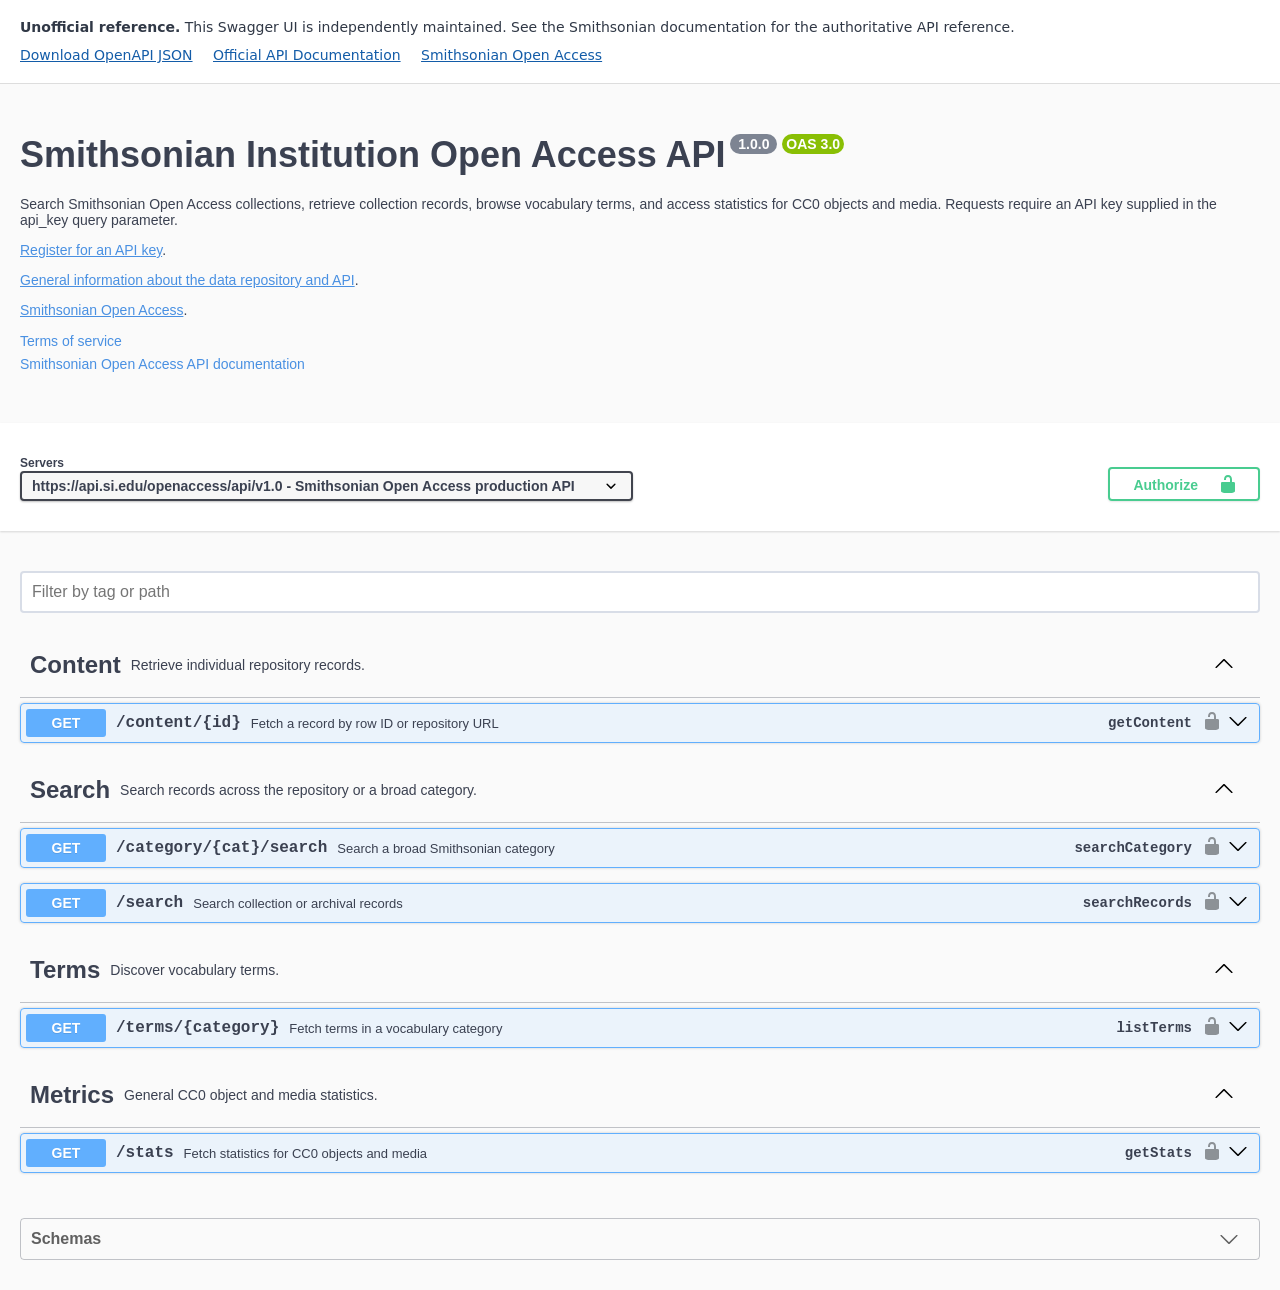
<file: docs/reference/smithsonian/swagger/index.html>
<!doctype html>
<html lang="en">
<head>
  <meta charset="utf-8">
  <meta name="viewport" content="width=device-width, initial-scale=1">
  <meta name="referrer" content="no-referrer">
  <title>Smithsonian Open Access API — Unofficial Reference</title>
  <link rel="icon" href="data:,">
  <link rel="stylesheet" href="vendor/swagger-ui-5.34.1/swagger-ui.css">
  <style>
    body { margin: 0; background: #fafafa; }
    .reference-banner { padding: 16px 20px; border-bottom: 1px solid #ddd; background: #fff; font: 14px/1.6 system-ui, sans-serif; color: #303846; }
    .reference-banner p { margin: 0 0 6px; }
    .reference-banner a { color: #135ca8; margin-right: 16px; }
    .reference-banner strong { font-weight: 650; }
  </style>
</head>
<body>
  <header class="reference-banner">
    <p><strong>Unofficial reference.</strong> This Swagger UI is independently maintained. See the Smithsonian documentation for the authoritative API reference.</p>
    <nav aria-label="API documentation">
      <a href="openapi.json" download>Download OpenAPI JSON</a>
      <a href="https://edan.si.edu/openaccess/apidocs/">Official API Documentation</a>
      <a href="https://www.si.edu/openaccess">Smithsonian Open Access</a>
    </nav>
  </header>
  <main id="swagger-ui"></main>
  <noscript>JavaScript is required for Swagger UI. Download the OpenAPI JSON using the link above.</noscript>
  <script src="vendor/swagger-ui-5.34.1/swagger-ui-bundle.js"></script>
  <script src="openapi-spec.js"></script>
  <script src="swagger-initializer.js"></script>
</body>
</html>
</file>
<file: docs/reference/smithsonian/swagger/vendor/swagger-ui-5.34.1/swagger-ui.css>
.swagger-ui{color:#3b4151;container-name:swagger-ui;container-type:inline-size;/*! normalize.css v7.0.0 | MIT License | github.com/necolas/normalize.css */font-family:sans-serif}.swagger-ui html{line-height:1.15;-ms-text-size-adjust:100%;-webkit-text-size-adjust:100%}.swagger-ui body{margin:0}.swagger-ui article,.swagger-ui aside,.swagger-ui footer,.swagger-ui header,.swagger-ui nav,.swagger-ui section{display:block}.swagger-ui h1{font-size:2em;margin:.67em 0}.swagger-ui figcaption,.swagger-ui figure,.swagger-ui main{display:block}.swagger-ui figure{margin:1em 40px}.swagger-ui hr{box-sizing:content-box;height:0;overflow:visible}.swagger-ui pre{font-family:monospace,monospace;font-size:1em}.swagger-ui a{background-color:transparent;-webkit-text-decoration-skip:objects}.swagger-ui abbr[title]{border-bottom:none;text-decoration:underline;-webkit-text-decoration:underline dotted;text-decoration:underline dotted}.swagger-ui b,.swagger-ui strong{font-weight:inherit;font-weight:bolder}.swagger-ui code,.swagger-ui kbd,.swagger-ui samp{font-family:monospace,monospace;font-size:1em}.swagger-ui dfn{font-style:italic}.swagger-ui mark{background-color:#ff0;color:#000}.swagger-ui small{font-size:80%}.swagger-ui sub,.swagger-ui sup{font-size:75%;line-height:0;position:relative;vertical-align:baseline}.swagger-ui sub{bottom:-.25em}.swagger-ui sup{top:-.5em}.swagger-ui audio,.swagger-ui video{display:inline-block}.swagger-ui audio:not([controls]){display:none;height:0}.swagger-ui img{border-style:none}.swagger-ui svg:not(:root){overflow:hidden}.swagger-ui button,.swagger-ui input,.swagger-ui optgroup,.swagger-ui select,.swagger-ui textarea{font-family:sans-serif;font-size:100%;line-height:1.15;margin:0}.swagger-ui button,.swagger-ui input{overflow:visible}.swagger-ui button,.swagger-ui select{text-transform:none}.swagger-ui [type=reset],.swagger-ui [type=submit],.swagger-ui button,.swagger-ui html [type=button]{-webkit-appearance:button}.swagger-ui [type=button]::-moz-focus-inner,.swagger-ui [type=reset]::-moz-focus-inner,.swagger-ui [type=submit]::-moz-focus-inner,.swagger-ui button::-moz-focus-inner{border-style:none;padding:0}.swagger-ui [type=button]:-moz-focusring,.swagger-ui [type=reset]:-moz-focusring,.swagger-ui [type=submit]:-moz-focusring,.swagger-ui button:-moz-focusring{outline:1px dotted ButtonText}.swagger-ui fieldset{padding:.35em .75em .625em}.swagger-ui legend{box-sizing:border-box;color:inherit;display:table;max-width:100%;padding:0;white-space:normal}.swagger-ui progress{display:inline-block;vertical-align:baseline}.swagger-ui textarea{overflow:auto}.swagger-ui [type=checkbox],.swagger-ui [type=radio]{box-sizing:border-box;padding:0}.swagger-ui [type=number]::-webkit-inner-spin-button,.swagger-ui [type=number]::-webkit-outer-spin-button{height:auto}.swagger-ui [type=search]{-webkit-appearance:textfield;outline-offset:-2px}.swagger-ui [type=search]::-webkit-search-cancel-button,.swagger-ui [type=search]::-webkit-search-decoration{-webkit-appearance:none}.swagger-ui ::-webkit-file-upload-button{-webkit-appearance:button;font:inherit}.swagger-ui details,.swagger-ui menu{display:block}.swagger-ui summary{display:list-item}.swagger-ui canvas{display:inline-block}.swagger-ui [hidden],.swagger-ui template{display:none}.swagger-ui .debug *{outline:1px solid gold}.swagger-ui .debug-white *{outline:1px solid #fff}.swagger-ui .debug-black *{outline:1px solid #000}.swagger-ui .debug-grid{background:transparent url([data-uri]) repeat 0 0}.swagger-ui .debug-grid-16{background:transparent url([data-uri]) repeat 0 0}.swagger-ui .debug-grid-8-solid{background:#fff url([data-uri]) repeat 0 0}.swagger-ui .debug-grid-16-solid{background:#fff url([data-uri]) repeat 0 0}.swagger-ui .border-box,.swagger-ui a,.swagger-ui article,.swagger-ui body,.swagger-ui code,.swagger-ui dd,.swagger-ui div,.swagger-ui dl,.swagger-ui dt,.swagger-ui fieldset,.swagger-ui footer,.swagger-ui form,.swagger-ui h1,.swagger-ui h2,.swagger-ui h3,.swagger-ui h4,.swagger-ui h5,.swagger-ui h6,.swagger-ui header,.swagger-ui html,.swagger-ui input[type=email],.swagger-ui input[type=number],.swagger-ui input[type=password],.swagger-ui input[type=tel],.swagger-ui input[type=text],.swagger-ui input[type=url],.swagger-ui legend,.swagger-ui li,.swagger-ui main,.swagger-ui ol,.swagger-ui p,.swagger-ui pre,.swagger-ui section,.swagger-ui table,.swagger-ui td,.swagger-ui textarea,.swagger-ui th,.swagger-ui tr,.swagger-ui ul{box-sizing:border-box}.swagger-ui .aspect-ratio{height:0;position:relative}.swagger-ui .aspect-ratio--16x9{padding-bottom:56.25%}.swagger-ui .aspect-ratio--9x16{padding-bottom:177.77%}.swagger-ui .aspect-ratio--4x3{padding-bottom:75%}.swagger-ui .aspect-ratio--3x4{padding-bottom:133.33%}.swagger-ui .aspect-ratio--6x4{padding-bottom:66.6%}.swagger-ui .aspect-ratio--4x6{padding-bottom:150%}.swagger-ui .aspect-ratio--8x5{padding-bottom:62.5%}.swagger-ui .aspect-ratio--5x8{padding-bottom:160%}.swagger-ui .aspect-ratio--7x5{padding-bottom:71.42%}.swagger-ui .aspect-ratio--5x7{padding-bottom:140%}.swagger-ui .aspect-ratio--1x1{padding-bottom:100%}.swagger-ui .aspect-ratio--object{bottom:0;height:100%;left:0;position:absolute;right:0;top:0;width:100%;z-index:100}@media screen and (min-width:30em){.swagger-ui .aspect-ratio-ns{height:0;position:relative}.swagger-ui .aspect-ratio--16x9-ns{padding-bottom:56.25%}.swagger-ui .aspect-ratio--9x16-ns{padding-bottom:177.77%}.swagger-ui .aspect-ratio--4x3-ns{padding-bottom:75%}.swagger-ui .aspect-ratio--3x4-ns{padding-bottom:133.33%}.swagger-ui .aspect-ratio--6x4-ns{padding-bottom:66.6%}.swagger-ui .aspect-ratio--4x6-ns{padding-bottom:150%}.swagger-ui .aspect-ratio--8x5-ns{padding-bottom:62.5%}.swagger-ui .aspect-ratio--5x8-ns{padding-bottom:160%}.swagger-ui .aspect-ratio--7x5-ns{padding-bottom:71.42%}.swagger-ui .aspect-ratio--5x7-ns{padding-bottom:140%}.swagger-ui .aspect-ratio--1x1-ns{padding-bottom:100%}.swagger-ui .aspect-ratio--object-ns{bottom:0;height:100%;left:0;position:absolute;right:0;top:0;width:100%;z-index:100}}@media screen and (min-width:30em)and (max-width:60em){.swagger-ui .aspect-ratio-m{height:0;position:relative}.swagger-ui .aspect-ratio--16x9-m{padding-bottom:56.25%}.swagger-ui .aspect-ratio--9x16-m{padding-bottom:177.77%}.swagger-ui .aspect-ratio--4x3-m{padding-bottom:75%}.swagger-ui .aspect-ratio--3x4-m{padding-bottom:133.33%}.swagger-ui .aspect-ratio--6x4-m{padding-bottom:66.6%}.swagger-ui .aspect-ratio--4x6-m{padding-bottom:150%}.swagger-ui .aspect-ratio--8x5-m{padding-bottom:62.5%}.swagger-ui .aspect-ratio--5x8-m{padding-bottom:160%}.swagger-ui .aspect-ratio--7x5-m{padding-bottom:71.42%}.swagger-ui .aspect-ratio--5x7-m{padding-bottom:140%}.swagger-ui .aspect-ratio--1x1-m{padding-bottom:100%}.swagger-ui .aspect-ratio--object-m{bottom:0;height:100%;left:0;position:absolute;right:0;top:0;width:100%;z-index:100}}@media screen and (min-width:60em){.swagger-ui .aspect-ratio-l{height:0;position:relative}.swagger-ui .aspect-ratio--16x9-l{padding-bottom:56.25%}.swagger-ui .aspect-ratio--9x16-l{padding-bottom:177.77%}.swagger-ui .aspect-ratio--4x3-l{padding-bottom:75%}.swagger-ui .aspect-ratio--3x4-l{padding-bottom:133.33%}.swagger-ui .aspect-ratio--6x4-l{padding-bottom:66.6%}.swagger-ui .aspect-ratio--4x6-l{padding-bottom:150%}.swagger-ui .aspect-ratio--8x5-l{padding-bottom:62.5%}.swagger-ui .aspect-ratio--5x8-l{padding-bottom:160%}.swagger-ui .aspect-ratio--7x5-l{padding-bottom:71.42%}.swagger-ui .aspect-ratio--5x7-l{padding-bottom:140%}.swagger-ui .aspect-ratio--1x1-l{padding-bottom:100%}.swagger-ui .aspect-ratio--object-l{bottom:0;height:100%;left:0;position:absolute;right:0;top:0;width:100%;z-index:100}}.swagger-ui img{max-width:100%}.swagger-ui .cover{background-size:cover!important}.swagger-ui .contain{background-size:contain!important}@media screen and (min-width:30em){.swagger-ui .cover-ns{background-size:cover!important}.swagger-ui .contain-ns{background-size:contain!important}}@media screen and (min-width:30em)and (max-width:60em){.swagger-ui .cover-m{background-size:cover!important}.swagger-ui .contain-m{background-size:contain!important}}@media screen and (min-width:60em){.swagger-ui .cover-l{background-size:cover!important}.swagger-ui .contain-l{background-size:contain!important}}.swagger-ui .bg-center{background-position:50%;background-repeat:no-repeat}.swagger-ui .bg-top{background-position:top;background-repeat:no-repeat}.swagger-ui .bg-right{background-position:100%;background-repeat:no-repeat}.swagger-ui .bg-bottom{background-position:bottom;background-repeat:no-repeat}.swagger-ui .bg-left{background-position:0;background-repeat:no-repeat}@media screen and (min-width:30em){.swagger-ui .bg-center-ns{background-position:50%;background-repeat:no-repeat}.swagger-ui .bg-top-ns{background-position:top;background-repeat:no-repeat}.swagger-ui .bg-right-ns{background-position:100%;background-repeat:no-repeat}.swagger-ui .bg-bottom-ns{background-position:bottom;background-repeat:no-repeat}.swagger-ui .bg-left-ns{background-position:0;background-repeat:no-repeat}}@media screen and (min-width:30em)and (max-width:60em){.swagger-ui .bg-center-m{background-position:50%;background-repeat:no-repeat}.swagger-ui .bg-top-m{background-position:top;background-repeat:no-repeat}.swagger-ui .bg-right-m{background-position:100%;background-repeat:no-repeat}.swagger-ui .bg-bottom-m{background-position:bottom;background-repeat:no-repeat}.swagger-ui .bg-left-m{background-position:0;background-repeat:no-repeat}}@media screen and (min-width:60em){.swagger-ui .bg-center-l{background-position:50%;background-repeat:no-repeat}.swagger-ui .bg-top-l{background-position:top;background-repeat:no-repeat}.swagger-ui .bg-right-l{background-position:100%;background-repeat:no-repeat}.swagger-ui .bg-bottom-l{background-position:bottom;background-repeat:no-repeat}.swagger-ui .bg-left-l{background-position:0;background-repeat:no-repeat}}.swagger-ui .outline{outline:1px solid}.swagger-ui .outline-transparent{outline:1px solid transparent}.swagger-ui .outline-0{outline:0}@media screen and (min-width:30em){.swagger-ui .outline-ns{outline:1px solid}.swagger-ui .outline-transparent-ns{outline:1px solid transparent}.swagger-ui .outline-0-ns{outline:0}}@media screen and (min-width:30em)and (max-width:60em){.swagger-ui .outline-m{outline:1px solid}.swagger-ui .outline-transparent-m{outline:1px solid transparent}.swagger-ui .outline-0-m{outline:0}}@media screen and (min-width:60em){.swagger-ui .outline-l{outline:1px solid}.swagger-ui .outline-transparent-l{outline:1px solid transparent}.swagger-ui .outline-0-l{outline:0}}.swagger-ui .ba{border-style:solid;border-width:1px}.swagger-ui .bt{border-top-style:solid;border-top-width:1px}.swagger-ui .br{border-right-style:solid;border-right-width:1px}.swagger-ui .bb{border-bottom-style:solid;border-bottom-width:1px}.swagger-ui .bl{border-left-style:solid;border-left-width:1px}.swagger-ui .bn{border-style:none;border-width:0}@media screen and (min-width:30em){.swagger-ui .ba-ns{border-style:solid;border-width:1px}.swagger-ui .bt-ns{border-top-style:solid;border-top-width:1px}.swagger-ui .br-ns{border-right-style:solid;border-right-width:1px}.swagger-ui .bb-ns{border-bottom-style:solid;border-bottom-width:1px}.swagger-ui .bl-ns{border-left-style:solid;border-left-width:1px}.swagger-ui .bn-ns{border-style:none;border-width:0}}@media screen and (min-width:30em)and (max-width:60em){.swagger-ui .ba-m{border-style:solid;border-width:1px}.swagger-ui .bt-m{border-top-style:solid;border-top-width:1px}.swagger-ui .br-m{border-right-style:solid;border-right-width:1px}.swagger-ui .bb-m{border-bottom-style:solid;border-bottom-width:1px}.swagger-ui .bl-m{border-left-style:solid;border-left-width:1px}.swagger-ui .bn-m{border-style:none;border-width:0}}@media screen and (min-width:60em){.swagger-ui .ba-l{border-style:solid;border-width:1px}.swagger-ui .bt-l{border-top-style:solid;border-top-width:1px}.swagger-ui .br-l{border-right-style:solid;border-right-width:1px}.swagger-ui .bb-l{border-bottom-style:solid;border-bottom-width:1px}.swagger-ui .bl-l{border-left-style:solid;border-left-width:1px}.swagger-ui .bn-l{border-style:none;border-width:0}}.swagger-ui .b--black{border-color:#000}.swagger-ui .b--near-black{border-color:#111}.swagger-ui .b--dark-gray{border-color:#333}.swagger-ui .b--mid-gray{border-color:#555}.swagger-ui .b--gray{border-color:#777}.swagger-ui .b--silver{border-color:#999}.swagger-ui .b--light-silver{border-color:#aaa}.swagger-ui .b--moon-gray{border-color:#ccc}.swagger-ui .b--light-gray{border-color:#eee}.swagger-ui .b--near-white{border-color:#f4f4f4}.swagger-ui .b--white{border-color:#fff}.swagger-ui .b--white-90{border-color:hsla(0,0%,100%,.9)}.swagger-ui .b--white-80{border-color:hsla(0,0%,100%,.8)}.swagger-ui .b--white-70{border-color:hsla(0,0%,100%,.7)}.swagger-ui .b--white-60{border-color:hsla(0,0%,100%,.6)}.swagger-ui .b--white-50{border-color:hsla(0,0%,100%,.5)}.swagger-ui .b--white-40{border-color:hsla(0,0%,100%,.4)}.swagger-ui .b--white-30{border-color:hsla(0,0%,100%,.3)}.swagger-ui .b--white-20{border-color:hsla(0,0%,100%,.2)}.swagger-ui .b--white-10{border-color:hsla(0,0%,100%,.1)}.swagger-ui .b--white-05{border-color:hsla(0,0%,100%,.05)}.swagger-ui .b--white-025{border-color:hsla(0,0%,100%,.025)}.swagger-ui .b--white-0125{border-color:hsla(0,0%,100%,.013)}.swagger-ui .b--black-90{border-color:rgba(0,0,0,.9)}.swagger-ui .b--black-80{border-color:rgba(0,0,0,.8)}.swagger-ui .b--black-70{border-color:rgba(0,0,0,.7)}.swagger-ui .b--black-60{border-color:rgba(0,0,0,.6)}.swagger-ui .b--black-50{border-color:rgba(0,0,0,.5)}.swagger-ui .b--black-40{border-color:rgba(0,0,0,.4)}.swagger-ui .b--black-30{border-color:rgba(0,0,0,.3)}.swagger-ui .b--black-20{border-color:rgba(0,0,0,.2)}.swagger-ui .b--black-10{border-color:rgba(0,0,0,.1)}.swagger-ui .b--black-05{border-color:rgba(0,0,0,.05)}.swagger-ui .b--black-025{border-color:rgba(0,0,0,.025)}.swagger-ui .b--black-0125{border-color:rgba(0,0,0,.013)}.swagger-ui .b--dark-red{border-color:#e7040f}.swagger-ui .b--red{border-color:#ff4136}.swagger-ui .b--light-red{border-color:#ff725c}.swagger-ui .b--orange{border-color:#ff6300}.swagger-ui .b--gold{border-color:#ffb700}.swagger-ui .b--yellow{border-color:gold}.swagger-ui .b--light-yellow{border-color:#fbf1a9}.swagger-ui .b--purple{border-color:#5e2ca5}.swagger-ui .b--light-purple{border-color:#a463f2}.swagger-ui .b--dark-pink{border-color:#d5008f}.swagger-ui .b--hot-pink{border-color:#ff41b4}.swagger-ui .b--pink{border-color:#ff80cc}.swagger-ui .b--light-pink{border-color:#ffa3d7}.swagger-ui .b--dark-green{border-color:#137752}.swagger-ui .b--green{border-color:#19a974}.swagger-ui .b--light-green{border-color:#9eebcf}.swagger-ui .b--navy{border-color:#001b44}.swagger-ui .b--dark-blue{border-color:#00449e}.swagger-ui .b--blue{border-color:#357edd}.swagger-ui .b--light-blue{border-color:#96ccff}.swagger-ui .b--lightest-blue{border-color:#cdecff}.swagger-ui .b--washed-blue{border-color:#f6fffe}.swagger-ui .b--washed-green{border-color:#e8fdf5}.swagger-ui .b--washed-yellow{border-color:#fffceb}.swagger-ui .b--washed-red{border-color:#ffdfdf}.swagger-ui .b--transparent{border-color:transparent}.swagger-ui .b--inherit{border-color:inherit}.swagger-ui .br0{border-radius:0}.swagger-ui .br1{border-radius:.125rem}.swagger-ui .br2{border-radius:.25rem}.swagger-ui .br3{border-radius:.5rem}.swagger-ui .br4{border-radius:1rem}.swagger-ui .br-100{border-radius:100%}.swagger-ui .br-pill{border-radius:9999px}.swagger-ui .br--bottom{border-top-left-radius:0;border-top-right-radius:0}.swagger-ui .br--top{border-bottom-left-radius:0;border-bottom-right-radius:0}.swagger-ui .br--right{border-bottom-left-radius:0;border-top-left-radius:0}.swagger-ui .br--left{border-bottom-right-radius:0;border-top-right-radius:0}@media screen and (min-width:30em){.swagger-ui .br0-ns{border-radius:0}.swagger-ui .br1-ns{border-radius:.125rem}.swagger-ui .br2-ns{border-radius:.25rem}.swagger-ui .br3-ns{border-radius:.5rem}.swagger-ui .br4-ns{border-radius:1rem}.swagger-ui .br-100-ns{border-radius:100%}.swagger-ui .br-pill-ns{border-radius:9999px}.swagger-ui .br--bottom-ns{border-top-left-radius:0;border-top-right-radius:0}.swagger-ui .br--top-ns{border-bottom-left-radius:0;border-bottom-right-radius:0}.swagger-ui .br--right-ns{border-bottom-left-radius:0;border-top-left-radius:0}.swagger-ui .br--left-ns{border-bottom-right-radius:0;border-top-right-radius:0}}@media screen and (min-width:30em)and (max-width:60em){.swagger-ui .br0-m{border-radius:0}.swagger-ui .br1-m{border-radius:.125rem}.swagger-ui .br2-m{border-radius:.25rem}.swagger-ui .br3-m{border-radius:.5rem}.swagger-ui .br4-m{border-radius:1rem}.swagger-ui .br-100-m{border-radius:100%}.swagger-ui .br-pill-m{border-radius:9999px}.swagger-ui .br--bottom-m{border-top-left-radius:0;border-top-right-radius:0}.swagger-ui .br--top-m{border-bottom-left-radius:0;border-bottom-right-radius:0}.swagger-ui .br--right-m{border-bottom-left-radius:0;border-top-left-radius:0}.swagger-ui .br--left-m{border-bottom-right-radius:0;border-top-right-radius:0}}@media screen and (min-width:60em){.swagger-ui .br0-l{border-radius:0}.swagger-ui .br1-l{border-radius:.125rem}.swagger-ui .br2-l{border-radius:.25rem}.swagger-ui .br3-l{border-radius:.5rem}.swagger-ui .br4-l{border-radius:1rem}.swagger-ui .br-100-l{border-radius:100%}.swagger-ui .br-pill-l{border-radius:9999px}.swagger-ui .br--bottom-l{border-top-left-radius:0;border-top-right-radius:0}.swagger-ui .br--top-l{border-bottom-left-radius:0;border-bottom-right-radius:0}.swagger-ui .br--right-l{border-bottom-left-radius:0;border-top-left-radius:0}.swagger-ui .br--left-l{border-bottom-right-radius:0;border-top-right-radius:0}}.swagger-ui .b--dotted{border-style:dotted}.swagger-ui .b--dashed{border-style:dashed}.swagger-ui .b--solid{border-style:solid}.swagger-ui .b--none{border-style:none}@media screen and (min-width:30em){.swagger-ui .b--dotted-ns{border-style:dotted}.swagger-ui .b--dashed-ns{border-style:dashed}.swagger-ui .b--solid-ns{border-style:solid}.swagger-ui .b--none-ns{border-style:none}}@media screen and (min-width:30em)and (max-width:60em){.swagger-ui .b--dotted-m{border-style:dotted}.swagger-ui .b--dashed-m{border-style:dashed}.swagger-ui .b--solid-m{border-style:solid}.swagger-ui .b--none-m{border-style:none}}@media screen and (min-width:60em){.swagger-ui .b--dotted-l{border-style:dotted}.swagger-ui .b--dashed-l{border-style:dashed}.swagger-ui .b--solid-l{border-style:solid}.swagger-ui .b--none-l{border-style:none}}.swagger-ui .bw0{border-width:0}.swagger-ui .bw1{border-width:.125rem}.swagger-ui .bw2{border-width:.25rem}.swagger-ui .bw3{border-width:.5rem}.swagger-ui .bw4{border-width:1rem}.swagger-ui .bw5{border-width:2rem}.swagger-ui .bt-0{border-top-width:0}.swagger-ui .br-0{border-right-width:0}.swagger-ui .bb-0{border-bottom-width:0}.swagger-ui .bl-0{border-left-width:0}@media screen and (min-width:30em){.swagger-ui .bw0-ns{border-width:0}.swagger-ui .bw1-ns{border-width:.125rem}.swagger-ui .bw2-ns{border-width:.25rem}.swagger-ui .bw3-ns{border-width:.5rem}.swagger-ui .bw4-ns{border-width:1rem}.swagger-ui .bw5-ns{border-width:2rem}.swagger-ui .bt-0-ns{border-top-width:0}.swagger-ui .br-0-ns{border-right-width:0}.swagger-ui .bb-0-ns{border-bottom-width:0}.swagger-ui .bl-0-ns{border-left-width:0}}@media screen and (min-width:30em)and (max-width:60em){.swagger-ui .bw0-m{border-width:0}.swagger-ui .bw1-m{border-width:.125rem}.swagger-ui .bw2-m{border-width:.25rem}.swagger-ui .bw3-m{border-width:.5rem}.swagger-ui .bw4-m{border-width:1rem}.swagger-ui .bw5-m{border-width:2rem}.swagger-ui .bt-0-m{border-top-width:0}.swagger-ui .br-0-m{border-right-width:0}.swagger-ui .bb-0-m{border-bottom-width:0}.swagger-ui .bl-0-m{border-left-width:0}}@media screen and (min-width:60em){.swagger-ui .bw0-l{border-width:0}.swagger-ui .bw1-l{border-width:.125rem}.swagger-ui .bw2-l{border-width:.25rem}.swagger-ui .bw3-l{border-width:.5rem}.swagger-ui .bw4-l{border-width:1rem}.swagger-ui .bw5-l{border-width:2rem}.swagger-ui .bt-0-l{border-top-width:0}.swagger-ui .br-0-l{border-right-width:0}.swagger-ui .bb-0-l{border-bottom-width:0}.swagger-ui .bl-0-l{border-left-width:0}}.swagger-ui .shadow-1{box-shadow:0 0 4px 2px rgba(0,0,0,.2)}.swagger-ui .shadow-2{box-shadow:0 0 8px 2px rgba(0,0,0,.2)}.swagger-ui .shadow-3{box-shadow:2px 2px 4px 2px rgba(0,0,0,.2)}.swagger-ui .shadow-4{box-shadow:2px 2px 8px 0 rgba(0,0,0,.2)}.swagger-ui .shadow-5{box-shadow:4px 4px 8px 0 rgba(0,0,0,.2)}@media screen and (min-width:30em){.swagger-ui .shadow-1-ns{box-shadow:0 0 4px 2px rgba(0,0,0,.2)}.swagger-ui .shadow-2-ns{box-shadow:0 0 8px 2px rgba(0,0,0,.2)}.swagger-ui .shadow-3-ns{box-shadow:2px 2px 4px 2px rgba(0,0,0,.2)}.swagger-ui .shadow-4-ns{box-shadow:2px 2px 8px 0 rgba(0,0,0,.2)}.swagger-ui .shadow-5-ns{box-shadow:4px 4px 8px 0 rgba(0,0,0,.2)}}@media screen and (min-width:30em)and (max-width:60em){.swagger-ui .shadow-1-m{box-shadow:0 0 4px 2px rgba(0,0,0,.2)}.swagger-ui .shadow-2-m{box-shadow:0 0 8px 2px rgba(0,0,0,.2)}.swagger-ui .shadow-3-m{box-shadow:2px 2px 4px 2px rgba(0,0,0,.2)}.swagger-ui .shadow-4-m{box-shadow:2px 2px 8px 0 rgba(0,0,0,.2)}.swagger-ui .shadow-5-m{box-shadow:4px 4px 8px 0 rgba(0,0,0,.2)}}@media screen and (min-width:60em){.swagger-ui .shadow-1-l{box-shadow:0 0 4px 2px rgba(0,0,0,.2)}.swagger-ui .shadow-2-l{box-shadow:0 0 8px 2px rgba(0,0,0,.2)}.swagger-ui .shadow-3-l{box-shadow:2px 2px 4px 2px rgba(0,0,0,.2)}.swagger-ui .shadow-4-l{box-shadow:2px 2px 8px 0 rgba(0,0,0,.2)}.swagger-ui .shadow-5-l{box-shadow:4px 4px 8px 0 rgba(0,0,0,.2)}}.swagger-ui .pre{overflow-x:auto;overflow-y:hidden;overflow:scroll}.swagger-ui .top-0{top:0}.swagger-ui .right-0{right:0}.swagger-ui .bottom-0{bottom:0}.swagger-ui .left-0{left:0}.swagger-ui .top-1{top:1rem}.swagger-ui .right-1{right:1rem}.swagger-ui .bottom-1{bottom:1rem}.swagger-ui .left-1{left:1rem}.swagger-ui .top-2{top:2rem}.swagger-ui .right-2{right:2rem}.swagger-ui .bottom-2{bottom:2rem}.swagger-ui .left-2{left:2rem}.swagger-ui .top--1{top:-1rem}.swagger-ui .right--1{right:-1rem}.swagger-ui .bottom--1{bottom:-1rem}.swagger-ui .left--1{left:-1rem}.swagger-ui .top--2{top:-2rem}.swagger-ui .right--2{right:-2rem}.swagger-ui .bottom--2{bottom:-2rem}.swagger-ui .left--2{left:-2rem}.swagger-ui .absolute--fill{bottom:0;left:0;right:0;top:0}@media screen and (min-width:30em){.swagger-ui .top-0-ns{top:0}.swagger-ui .left-0-ns{left:0}.swagger-ui .right-0-ns{right:0}.swagger-ui .bottom-0-ns{bottom:0}.swagger-ui .top-1-ns{top:1rem}.swagger-ui .left-1-ns{left:1rem}.swagger-ui .right-1-ns{right:1rem}.swagger-ui .bottom-1-ns{bottom:1rem}.swagger-ui .top-2-ns{top:2rem}.swagger-ui .left-2-ns{left:2rem}.swagger-ui .right-2-ns{right:2rem}.swagger-ui .bottom-2-ns{bottom:2rem}.swagger-ui .top--1-ns{top:-1rem}.swagger-ui .right--1-ns{right:-1rem}.swagger-ui .bottom--1-ns{bottom:-1rem}.swagger-ui .left--1-ns{left:-1rem}.swagger-ui .top--2-ns{top:-2rem}.swagger-ui .right--2-ns{right:-2rem}.swagger-ui .bottom--2-ns{bottom:-2rem}.swagger-ui .left--2-ns{left:-2rem}.swagger-ui .absolute--fill-ns{bottom:0;left:0;right:0;top:0}}@media screen and (min-width:30em)and (max-width:60em){.swagger-ui .top-0-m{top:0}.swagger-ui .left-0-m{left:0}.swagger-ui .right-0-m{right:0}.swagger-ui .bottom-0-m{bottom:0}.swagger-ui .top-1-m{top:1rem}.swagger-ui .left-1-m{left:1rem}.swagger-ui .right-1-m{right:1rem}.swagger-ui .bottom-1-m{bottom:1rem}.swagger-ui .top-2-m{top:2rem}.swagger-ui .left-2-m{left:2rem}.swagger-ui .right-2-m{right:2rem}.swagger-ui .bottom-2-m{bottom:2rem}.swagger-ui .top--1-m{top:-1rem}.swagger-ui .right--1-m{right:-1rem}.swagger-ui .bottom--1-m{bottom:-1rem}.swagger-ui .left--1-m{left:-1rem}.swagger-ui .top--2-m{top:-2rem}.swagger-ui .right--2-m{right:-2rem}.swagger-ui .bottom--2-m{bottom:-2rem}.swagger-ui .left--2-m{left:-2rem}.swagger-ui .absolute--fill-m{bottom:0;left:0;right:0;top:0}}@media screen and (min-width:60em){.swagger-ui .top-0-l{top:0}.swagger-ui .left-0-l{left:0}.swagger-ui .right-0-l{right:0}.swagger-ui .bottom-0-l{bottom:0}.swagger-ui .top-1-l{top:1rem}.swagger-ui .left-1-l{left:1rem}.swagger-ui .right-1-l{right:1rem}.swagger-ui .bottom-1-l{bottom:1rem}.swagger-ui .top-2-l{top:2rem}.swagger-ui .left-2-l{left:2rem}.swagger-ui .right-2-l{right:2rem}.swagger-ui .bottom-2-l{bottom:2rem}.swagger-ui .top--1-l{top:-1rem}.swagger-ui .right--1-l{right:-1rem}.swagger-ui .bottom--1-l{bottom:-1rem}.swagger-ui .left--1-l{left:-1rem}.swagger-ui .top--2-l{top:-2rem}.swagger-ui .right--2-l{right:-2rem}.swagger-ui .bottom--2-l{bottom:-2rem}.swagger-ui .left--2-l{left:-2rem}.swagger-ui .absolute--fill-l{bottom:0;left:0;right:0;top:0}}.swagger-ui .cf:after,.swagger-ui .cf:before{content:" ";display:table}.swagger-ui .cf:after{clear:both}.swagger-ui .cf{zoom:1}.swagger-ui .cl{clear:left}.swagger-ui .cr{clear:right}.swagger-ui .cb{clear:both}.swagger-ui .cn{clear:none}@media screen and (min-width:30em){.swagger-ui .cl-ns{clear:left}.swagger-ui .cr-ns{clear:right}.swagger-ui .cb-ns{clear:both}.swagger-ui .cn-ns{clear:none}}@media screen and (min-width:30em)and (max-width:60em){.swagger-ui .cl-m{clear:left}.swagger-ui .cr-m{clear:right}.swagger-ui .cb-m{clear:both}.swagger-ui .cn-m{clear:none}}@media screen and (min-width:60em){.swagger-ui .cl-l{clear:left}.swagger-ui .cr-l{clear:right}.swagger-ui .cb-l{clear:both}.swagger-ui .cn-l{clear:none}}.swagger-ui .flex{display:flex}.swagger-ui .inline-flex{display:inline-flex}.swagger-ui .flex-auto{flex:1 1 auto;min-height:0;min-width:0}.swagger-ui .flex-none{flex:none}.swagger-ui .flex-column{flex-direction:column}.swagger-ui .flex-row{flex-direction:row}.swagger-ui .flex-wrap{flex-wrap:wrap}.swagger-ui .flex-nowrap{flex-wrap:nowrap}.swagger-ui .flex-wrap-reverse{flex-wrap:wrap-reverse}.swagger-ui .flex-column-reverse{flex-direction:column-reverse}.swagger-ui .flex-row-reverse{flex-direction:row-reverse}.swagger-ui .items-start{align-items:flex-start}.swagger-ui .items-end{align-items:flex-end}.swagger-ui .items-center{align-items:center}.swagger-ui .items-baseline{align-items:baseline}.swagger-ui .items-stretch{align-items:stretch}.swagger-ui .self-start{align-self:flex-start}.swagger-ui .self-end{align-self:flex-end}.swagger-ui .self-center{align-self:center}.swagger-ui .self-baseline{align-self:baseline}.swagger-ui .self-stretch{align-self:stretch}.swagger-ui .justify-start{justify-content:flex-start}.swagger-ui .justify-end{justify-content:flex-end}.swagger-ui .justify-center{justify-content:center}.swagger-ui .justify-between{justify-content:space-between}.swagger-ui .justify-around{justify-content:space-around}.swagger-ui .content-start{align-content:flex-start}.swagger-ui .content-end{align-content:flex-end}.swagger-ui .content-center{align-content:center}.swagger-ui .content-between{align-content:space-between}.swagger-ui .content-around{align-content:space-around}.swagger-ui .content-stretch{align-content:stretch}.swagger-ui .order-0{order:0}.swagger-ui .order-1{order:1}.swagger-ui .order-2{order:2}.swagger-ui .order-3{order:3}.swagger-ui .order-4{order:4}.swagger-ui .order-5{order:5}.swagger-ui .order-6{order:6}.swagger-ui .order-7{order:7}.swagger-ui .order-8{order:8}.swagger-ui .order-last{order:99999}.swagger-ui .flex-grow-0{flex-grow:0}.swagger-ui .flex-grow-1{flex-grow:1}.swagger-ui .flex-shrink-0{flex-shrink:0}.swagger-ui .flex-shrink-1{flex-shrink:1}@media screen and (min-width:30em){.swagger-ui .flex-ns{display:flex}.swagger-ui .inline-flex-ns{display:inline-flex}.swagger-ui .flex-auto-ns{flex:1 1 auto;min-height:0;min-width:0}.swagger-ui .flex-none-ns{flex:none}.swagger-ui .flex-column-ns{flex-direction:column}.swagger-ui .flex-row-ns{flex-direction:row}.swagger-ui .flex-wrap-ns{flex-wrap:wrap}.swagger-ui .flex-nowrap-ns{flex-wrap:nowrap}.swagger-ui .flex-wrap-reverse-ns{flex-wrap:wrap-reverse}.swagger-ui .flex-column-reverse-ns{flex-direction:column-reverse}.swagger-ui .flex-row-reverse-ns{flex-direction:row-reverse}.swagger-ui .items-start-ns{align-items:flex-start}.swagger-ui .items-end-ns{align-items:flex-end}.swagger-ui .items-center-ns{align-items:center}.swagger-ui .items-baseline-ns{align-items:baseline}.swagger-ui .items-stretch-ns{align-items:stretch}.swagger-ui .self-start-ns{align-self:flex-start}.swagger-ui .self-end-ns{align-self:flex-end}.swagger-ui .self-center-ns{align-self:center}.swagger-ui .self-baseline-ns{align-self:baseline}.swagger-ui .self-stretch-ns{align-self:stretch}.swagger-ui .justify-start-ns{justify-content:flex-start}.swagger-ui .justify-end-ns{justify-content:flex-end}.swagger-ui .justify-center-ns{justify-content:center}.swagger-ui .justify-between-ns{justify-content:space-between}.swagger-ui .justify-around-ns{justify-content:space-around}.swagger-ui .content-start-ns{align-content:flex-start}.swagger-ui .content-end-ns{align-content:flex-end}.swagger-ui .content-center-ns{align-content:center}.swagger-ui .content-between-ns{align-content:space-between}.swagger-ui .content-around-ns{align-content:space-around}.swagger-ui .content-stretch-ns{align-content:stretch}.swagger-ui .order-0-ns{order:0}.swagger-ui .order-1-ns{order:1}.swagger-ui .order-2-ns{order:2}.swagger-ui .order-3-ns{order:3}.swagger-ui .order-4-ns{order:4}.swagger-ui .order-5-ns{order:5}.swagger-ui .order-6-ns{order:6}.swagger-ui .order-7-ns{order:7}.swagger-ui .order-8-ns{order:8}.swagger-ui .order-last-ns{order:99999}.swagger-ui .flex-grow-0-ns{flex-grow:0}.swagger-ui .flex-grow-1-ns{flex-grow:1}.swagger-ui .flex-shrink-0-ns{flex-shrink:0}.swagger-ui .flex-shrink-1-ns{flex-shrink:1}}@media screen and (min-width:30em)and (max-width:60em){.swagger-ui .flex-m{display:flex}.swagger-ui .inline-flex-m{display:inline-flex}.swagger-ui .flex-auto-m{flex:1 1 auto;min-height:0;min-width:0}.swagger-ui .flex-none-m{flex:none}.swagger-ui .flex-column-m{flex-direction:column}.swagger-ui .flex-row-m{flex-direction:row}.swagger-ui .flex-wrap-m{flex-wrap:wrap}.swagger-ui .flex-nowrap-m{flex-wrap:nowrap}.swagger-ui .flex-wrap-reverse-m{flex-wrap:wrap-reverse}.swagger-ui .flex-column-reverse-m{flex-direction:column-reverse}.swagger-ui .flex-row-reverse-m{flex-direction:row-reverse}.swagger-ui .items-start-m{align-items:flex-start}.swagger-ui .items-end-m{align-items:flex-end}.swagger-ui .items-center-m{align-items:center}.swagger-ui .items-baseline-m{align-items:baseline}.swagger-ui .items-stretch-m{align-items:stretch}.swagger-ui .self-start-m{align-self:flex-start}.swagger-ui .self-end-m{align-self:flex-end}.swagger-ui .self-center-m{align-self:center}.swagger-ui .self-baseline-m{align-self:baseline}.swagger-ui .self-stretch-m{align-self:stretch}.swagger-ui .justify-start-m{justify-content:flex-start}.swagger-ui .justify-end-m{justify-content:flex-end}.swagger-ui .justify-center-m{justify-content:center}.swagger-ui .justify-between-m{justify-content:space-between}.swagger-ui .justify-around-m{justify-content:space-around}.swagger-ui .content-start-m{align-content:flex-start}.swagger-ui .content-end-m{align-content:flex-end}.swagger-ui .content-center-m{align-content:center}.swagger-ui .content-between-m{align-content:space-between}.swagger-ui .content-around-m{align-content:space-around}.swagger-ui .content-stretch-m{align-content:stretch}.swagger-ui .order-0-m{order:0}.swagger-ui .order-1-m{order:1}.swagger-ui .order-2-m{order:2}.swagger-ui .order-3-m{order:3}.swagger-ui .order-4-m{order:4}.swagger-ui .order-5-m{order:5}.swagger-ui .order-6-m{order:6}.swagger-ui .order-7-m{order:7}.swagger-ui .order-8-m{order:8}.swagger-ui .order-last-m{order:99999}.swagger-ui .flex-grow-0-m{flex-grow:0}.swagger-ui .flex-grow-1-m{flex-grow:1}.swagger-ui .flex-shrink-0-m{flex-shrink:0}.swagger-ui .flex-shrink-1-m{flex-shrink:1}}@media screen and (min-width:60em){.swagger-ui .flex-l{display:flex}.swagger-ui .inline-flex-l{display:inline-flex}.swagger-ui .flex-auto-l{flex:1 1 auto;min-height:0;min-width:0}.swagger-ui .flex-none-l{flex:none}.swagger-ui .flex-column-l{flex-direction:column}.swagger-ui .flex-row-l{flex-direction:row}.swagger-ui .flex-wrap-l{flex-wrap:wrap}.swagger-ui .flex-nowrap-l{flex-wrap:nowrap}.swagger-ui .flex-wrap-reverse-l{flex-wrap:wrap-reverse}.swagger-ui .flex-column-reverse-l{flex-direction:column-reverse}.swagger-ui .flex-row-reverse-l{flex-direction:row-reverse}.swagger-ui .items-start-l{align-items:flex-start}.swagger-ui .items-end-l{align-items:flex-end}.swagger-ui .items-center-l{align-items:center}.swagger-ui .items-baseline-l{align-items:baseline}.swagger-ui .items-stretch-l{align-items:stretch}.swagger-ui .self-start-l{align-self:flex-start}.swagger-ui .self-end-l{align-self:flex-end}.swagger-ui .self-center-l{align-self:center}.swagger-ui .self-baseline-l{align-self:baseline}.swagger-ui .self-stretch-l{align-self:stretch}.swagger-ui .justify-start-l{justify-content:flex-start}.swagger-ui .justify-end-l{justify-content:flex-end}.swagger-ui .justify-center-l{justify-content:center}.swagger-ui .justify-between-l{justify-content:space-between}.swagger-ui .justify-around-l{justify-content:space-around}.swagger-ui .content-start-l{align-content:flex-start}.swagger-ui .content-end-l{align-content:flex-end}.swagger-ui .content-center-l{align-content:center}.swagger-ui .content-between-l{align-content:space-between}.swagger-ui .content-around-l{align-content:space-around}.swagger-ui .content-stretch-l{align-content:stretch}.swagger-ui .order-0-l{order:0}.swagger-ui .order-1-l{order:1}.swagger-ui .order-2-l{order:2}.swagger-ui .order-3-l{order:3}.swagger-ui .order-4-l{order:4}.swagger-ui .order-5-l{order:5}.swagger-ui .order-6-l{order:6}.swagger-ui .order-7-l{order:7}.swagger-ui .order-8-l{order:8}.swagger-ui .order-last-l{order:99999}.swagger-ui .flex-grow-0-l{flex-grow:0}.swagger-ui .flex-grow-1-l{flex-grow:1}.swagger-ui .flex-shrink-0-l{flex-shrink:0}.swagger-ui .flex-shrink-1-l{flex-shrink:1}}.swagger-ui .dn{display:none}.swagger-ui .di{display:inline}.swagger-ui .db{display:block}.swagger-ui .dib{display:inline-block}.swagger-ui .dit{display:inline-table}.swagger-ui .dt{display:table}.swagger-ui .dtc{display:table-cell}.swagger-ui .dt-row{display:table-row}.swagger-ui .dt-row-group{display:table-row-group}.swagger-ui .dt-column{display:table-column}.swagger-ui .dt-column-group{display:table-column-group}.swagger-ui .dt--fixed{table-layout:fixed;width:100%}@media screen and (min-width:30em){.swagger-ui .dn-ns{display:none}.swagger-ui .di-ns{display:inline}.swagger-ui .db-ns{display:block}.swagger-ui .dib-ns{display:inline-block}.swagger-ui .dit-ns{display:inline-table}.swagger-ui .dt-ns{display:table}.swagger-ui .dtc-ns{display:table-cell}.swagger-ui .dt-row-ns{display:table-row}.swagger-ui .dt-row-group-ns{display:table-row-group}.swagger-ui .dt-column-ns{display:table-column}.swagger-ui .dt-column-group-ns{display:table-column-group}.swagger-ui .dt--fixed-ns{table-layout:fixed;width:100%}}@media screen and (min-width:30em)and (max-width:60em){.swagger-ui .dn-m{display:none}.swagger-ui .di-m{display:inline}.swagger-ui .db-m{display:block}.swagger-ui .dib-m{display:inline-block}.swagger-ui .dit-m{display:inline-table}.swagger-ui .dt-m{display:table}.swagger-ui .dtc-m{display:table-cell}.swagger-ui .dt-row-m{display:table-row}.swagger-ui .dt-row-group-m{display:table-row-group}.swagger-ui .dt-column-m{display:table-column}.swagger-ui .dt-column-group-m{display:table-column-group}.swagger-ui .dt--fixed-m{table-layout:fixed;width:100%}}@media screen and (min-width:60em){.swagger-ui .dn-l{display:none}.swagger-ui .di-l{display:inline}.swagger-ui .db-l{display:block}.swagger-ui .dib-l{display:inline-block}.swagger-ui .dit-l{display:inline-table}.swagger-ui .dt-l{display:table}.swagger-ui .dtc-l{display:table-cell}.swagger-ui .dt-row-l{display:table-row}.swagger-ui .dt-row-group-l{display:table-row-group}.swagger-ui .dt-column-l{display:table-column}.swagger-ui .dt-column-group-l{display:table-column-group}.swagger-ui .dt--fixed-l{table-layout:fixed;width:100%}}.swagger-ui .fl{_display:inline;float:left}.swagger-ui .fr{_display:inline;float:right}.swagger-ui .fn{float:none}@media screen and (min-width:30em){.swagger-ui .fl-ns{_display:inline;float:left}.swagger-ui .fr-ns{_display:inline;float:right}.swagger-ui .fn-ns{float:none}}@media screen and (min-width:30em)and (max-width:60em){.swagger-ui .fl-m{_display:inline;float:left}.swagger-ui .fr-m{_display:inline;float:right}.swagger-ui .fn-m{float:none}}@media screen and (min-width:60em){.swagger-ui .fl-l{_display:inline;float:left}.swagger-ui .fr-l{_display:inline;float:right}.swagger-ui .fn-l{float:none}}.swagger-ui .sans-serif{font-family:-apple-system,BlinkMacSystemFont,avenir next,avenir,helvetica,helvetica neue,ubuntu,roboto,noto,segoe ui,arial,sans-serif}.swagger-ui .serif{font-family:georgia,serif}.swagger-ui .system-sans-serif{font-family:sans-serif}.swagger-ui .system-serif{font-family:serif}.swagger-ui .code,.swagger-ui code{font-family:Consolas,monaco,monospace}.swagger-ui .courier{font-family:Courier Next,courier,monospace}.swagger-ui .helvetica{font-family:helvetica neue,helvetica,sans-serif}.swagger-ui .avenir{font-family:avenir next,avenir,sans-serif}.swagger-ui .athelas{font-family:athelas,georgia,serif}.swagger-ui .georgia{font-family:georgia,serif}.swagger-ui .times{font-family:times,serif}.swagger-ui .bodoni{font-family:Bodoni MT,serif}.swagger-ui .calisto{font-family:Calisto MT,serif}.swagger-ui .garamond{font-family:garamond,serif}.swagger-ui .baskerville{font-family:baskerville,serif}.swagger-ui .i{font-style:italic}.swagger-ui .fs-normal{font-style:normal}@media screen and (min-width:30em){.swagger-ui .i-ns{font-style:italic}.swagger-ui .fs-normal-ns{font-style:normal}}@media screen and (min-width:30em)and (max-width:60em){.swagger-ui .i-m{font-style:italic}.swagger-ui .fs-normal-m{font-style:normal}}@media screen and (min-width:60em){.swagger-ui .i-l{font-style:italic}.swagger-ui .fs-normal-l{font-style:normal}}.swagger-ui .normal{font-weight:400}.swagger-ui .b{font-weight:700}.swagger-ui .fw1{font-weight:100}.swagger-ui .fw2{font-weight:200}.swagger-ui .fw3{font-weight:300}.swagger-ui .fw4{font-weight:400}.swagger-ui .fw5{font-weight:500}.swagger-ui .fw6{font-weight:600}.swagger-ui .fw7{font-weight:700}.swagger-ui .fw8{font-weight:800}.swagger-ui .fw9{font-weight:900}@media screen and (min-width:30em){.swagger-ui .normal-ns{font-weight:400}.swagger-ui .b-ns{font-weight:700}.swagger-ui .fw1-ns{font-weight:100}.swagger-ui .fw2-ns{font-weight:200}.swagger-ui .fw3-ns{font-weight:300}.swagger-ui .fw4-ns{font-weight:400}.swagger-ui .fw5-ns{font-weight:500}.swagger-ui .fw6-ns{font-weight:600}.swagger-ui .fw7-ns{font-weight:700}.swagger-ui .fw8-ns{font-weight:800}.swagger-ui .fw9-ns{font-weight:900}}@media screen and (min-width:30em)and (max-width:60em){.swagger-ui .normal-m{font-weight:400}.swagger-ui .b-m{font-weight:700}.swagger-ui .fw1-m{font-weight:100}.swagger-ui .fw2-m{font-weight:200}.swagger-ui .fw3-m{font-weight:300}.swagger-ui .fw4-m{font-weight:400}.swagger-ui .fw5-m{font-weight:500}.swagger-ui .fw6-m{font-weight:600}.swagger-ui .fw7-m{font-weight:700}.swagger-ui .fw8-m{font-weight:800}.swagger-ui .fw9-m{font-weight:900}}@media screen and (min-width:60em){.swagger-ui .normal-l{font-weight:400}.swagger-ui .b-l{font-weight:700}.swagger-ui .fw1-l{font-weight:100}.swagger-ui .fw2-l{font-weight:200}.swagger-ui .fw3-l{font-weight:300}.swagger-ui .fw4-l{font-weight:400}.swagger-ui .fw5-l{font-weight:500}.swagger-ui .fw6-l{font-weight:600}.swagger-ui .fw7-l{font-weight:700}.swagger-ui .fw8-l{font-weight:800}.swagger-ui .fw9-l{font-weight:900}}.swagger-ui .input-reset{-webkit-appearance:none;-moz-appearance:none}.swagger-ui .button-reset::-moz-focus-inner,.swagger-ui .input-reset::-moz-focus-inner{border:0;padding:0}.swagger-ui .h1{height:1rem}.swagger-ui .h2{height:2rem}.swagger-ui .h3{height:4rem}.swagger-ui .h4{height:8rem}.swagger-ui .h5{height:16rem}.swagger-ui .h-25{height:25%}.swagger-ui .h-50{height:50%}.swagger-ui .h-75{height:75%}.swagger-ui .h-100{height:100%}.swagger-ui .min-h-100{min-height:100%}.swagger-ui .vh-25{height:25vh}.swagger-ui .vh-50{height:50vh}.swagger-ui .vh-75{height:75vh}.swagger-ui .vh-100{height:100vh}.swagger-ui .min-vh-100{min-height:100vh}.swagger-ui .h-auto{height:auto}.swagger-ui .h-inherit{height:inherit}@media screen and (min-width:30em){.swagger-ui .h1-ns{height:1rem}.swagger-ui .h2-ns{height:2rem}.swagger-ui .h3-ns{height:4rem}.swagger-ui .h4-ns{height:8rem}.swagger-ui .h5-ns{height:16rem}.swagger-ui .h-25-ns{height:25%}.swagger-ui .h-50-ns{height:50%}.swagger-ui .h-75-ns{height:75%}.swagger-ui .h-100-ns{height:100%}.swagger-ui .min-h-100-ns{min-height:100%}.swagger-ui .vh-25-ns{height:25vh}.swagger-ui .vh-50-ns{height:50vh}.swagger-ui .vh-75-ns{height:75vh}.swagger-ui .vh-100-ns{height:100vh}.swagger-ui .min-vh-100-ns{min-height:100vh}.swagger-ui .h-auto-ns{height:auto}.swagger-ui .h-inherit-ns{height:inherit}}@media screen and (min-width:30em)and (max-width:60em){.swagger-ui .h1-m{height:1rem}.swagger-ui .h2-m{height:2rem}.swagger-ui .h3-m{height:4rem}.swagger-ui .h4-m{height:8rem}.swagger-ui .h5-m{height:16rem}.swagger-ui .h-25-m{height:25%}.swagger-ui .h-50-m{height:50%}.swagger-ui .h-75-m{height:75%}.swagger-ui .h-100-m{height:100%}.swagger-ui .min-h-100-m{min-height:100%}.swagger-ui .vh-25-m{height:25vh}.swagger-ui .vh-50-m{height:50vh}.swagger-ui .vh-75-m{height:75vh}.swagger-ui .vh-100-m{height:100vh}.swagger-ui .min-vh-100-m{min-height:100vh}.swagger-ui .h-auto-m{height:auto}.swagger-ui .h-inherit-m{height:inherit}}@media screen and (min-width:60em){.swagger-ui .h1-l{height:1rem}.swagger-ui .h2-l{height:2rem}.swagger-ui .h3-l{height:4rem}.swagger-ui .h4-l{height:8rem}.swagger-ui .h5-l{height:16rem}.swagger-ui .h-25-l{height:25%}.swagger-ui .h-50-l{height:50%}.swagger-ui .h-75-l{height:75%}.swagger-ui .h-100-l{height:100%}.swagger-ui .min-h-100-l{min-height:100%}.swagger-ui .vh-25-l{height:25vh}.swagger-ui .vh-50-l{height:50vh}.swagger-ui .vh-75-l{height:75vh}.swagger-ui .vh-100-l{height:100vh}.swagger-ui .min-vh-100-l{min-height:100vh}.swagger-ui .h-auto-l{height:auto}.swagger-ui .h-inherit-l{height:inherit}}.swagger-ui .tracked{letter-spacing:.1em}.swagger-ui .tracked-tight{letter-spacing:-.05em}.swagger-ui .tracked-mega{letter-spacing:.25em}@media screen and (min-width:30em){.swagger-ui .tracked-ns{letter-spacing:.1em}.swagger-ui .tracked-tight-ns{letter-spacing:-.05em}.swagger-ui .tracked-mega-ns{letter-spacing:.25em}}@media screen and (min-width:30em)and (max-width:60em){.swagger-ui .tracked-m{letter-spacing:.1em}.swagger-ui .tracked-tight-m{letter-spacing:-.05em}.swagger-ui .tracked-mega-m{letter-spacing:.25em}}@media screen and (min-width:60em){.swagger-ui .tracked-l{letter-spacing:.1em}.swagger-ui .tracked-tight-l{letter-spacing:-.05em}.swagger-ui .tracked-mega-l{letter-spacing:.25em}}.swagger-ui .lh-solid{line-height:1}.swagger-ui .lh-title{line-height:1.25}.swagger-ui .lh-copy{line-height:1.5}@media screen and (min-width:30em){.swagger-ui .lh-solid-ns{line-height:1}.swagger-ui .lh-title-ns{line-height:1.25}.swagger-ui .lh-copy-ns{line-height:1.5}}@media screen and (min-width:30em)and (max-width:60em){.swagger-ui .lh-solid-m{line-height:1}.swagger-ui .lh-title-m{line-height:1.25}.swagger-ui .lh-copy-m{line-height:1.5}}@media screen and (min-width:60em){.swagger-ui .lh-solid-l{line-height:1}.swagger-ui .lh-title-l{line-height:1.25}.swagger-ui .lh-copy-l{line-height:1.5}}.swagger-ui .link{-webkit-text-decoration:none;text-decoration:none}.swagger-ui .link,.swagger-ui .link:active,.swagger-ui .link:focus,.swagger-ui .link:hover,.swagger-ui .link:link,.swagger-ui .link:visited{transition:color .15s ease-in}.swagger-ui .link:focus{outline:1px dotted currentColor}.swagger-ui .list{list-style-type:none}.swagger-ui .mw-100{max-width:100%}.swagger-ui .mw1{max-width:1rem}.swagger-ui .mw2{max-width:2rem}.swagger-ui .mw3{max-width:4rem}.swagger-ui .mw4{max-width:8rem}.swagger-ui .mw5{max-width:16rem}.swagger-ui .mw6{max-width:32rem}.swagger-ui .mw7{max-width:48rem}.swagger-ui .mw8{max-width:64rem}.swagger-ui .mw9{max-width:96rem}.swagger-ui .mw-none{max-width:none}@media screen and (min-width:30em){.swagger-ui .mw-100-ns{max-width:100%}.swagger-ui .mw1-ns{max-width:1rem}.swagger-ui .mw2-ns{max-width:2rem}.swagger-ui .mw3-ns{max-width:4rem}.swagger-ui .mw4-ns{max-width:8rem}.swagger-ui .mw5-ns{max-width:16rem}.swagger-ui .mw6-ns{max-width:32rem}.swagger-ui .mw7-ns{max-width:48rem}.swagger-ui .mw8-ns{max-width:64rem}.swagger-ui .mw9-ns{max-width:96rem}.swagger-ui .mw-none-ns{max-width:none}}@media screen and (min-width:30em)and (max-width:60em){.swagger-ui .mw-100-m{max-width:100%}.swagger-ui .mw1-m{max-width:1rem}.swagger-ui .mw2-m{max-width:2rem}.swagger-ui .mw3-m{max-width:4rem}.swagger-ui .mw4-m{max-width:8rem}.swagger-ui .mw5-m{max-width:16rem}.swagger-ui .mw6-m{max-width:32rem}.swagger-ui .mw7-m{max-width:48rem}.swagger-ui .mw8-m{max-width:64rem}.swagger-ui .mw9-m{max-width:96rem}.swagger-ui .mw-none-m{max-width:none}}@media screen and (min-width:60em){.swagger-ui .mw-100-l{max-width:100%}.swagger-ui .mw1-l{max-width:1rem}.swagger-ui .mw2-l{max-width:2rem}.swagger-ui .mw3-l{max-width:4rem}.swagger-ui .mw4-l{max-width:8rem}.swagger-ui .mw5-l{max-width:16rem}.swagger-ui .mw6-l{max-width:32rem}.swagger-ui .mw7-l{max-width:48rem}.swagger-ui .mw8-l{max-width:64rem}.swagger-ui .mw9-l{max-width:96rem}.swagger-ui .mw-none-l{max-width:none}}.swagger-ui .w1{width:1rem}.swagger-ui .w2{width:2rem}.swagger-ui .w3{width:4rem}.swagger-ui .w4{width:8rem}.swagger-ui .w5{width:16rem}.swagger-ui .w-10{width:10%}.swagger-ui .w-20{width:20%}.swagger-ui .w-25{width:25%}.swagger-ui .w-30{width:30%}.swagger-ui .w-33{width:33%}.swagger-ui .w-34{width:34%}.swagger-ui .w-40{width:40%}.swagger-ui .w-50{width:50%}.swagger-ui .w-60{width:60%}.swagger-ui .w-70{width:70%}.swagger-ui .w-75{width:75%}.swagger-ui .w-80{width:80%}.swagger-ui .w-90{width:90%}.swagger-ui .w-100{width:100%}.swagger-ui .w-third{width:33.3333333333%}.swagger-ui .w-two-thirds{width:66.6666666667%}.swagger-ui .w-auto{width:auto}@media screen and (min-width:30em){.swagger-ui .w1-ns{width:1rem}.swagger-ui .w2-ns{width:2rem}.swagger-ui .w3-ns{width:4rem}.swagger-ui .w4-ns{width:8rem}.swagger-ui .w5-ns{width:16rem}.swagger-ui .w-10-ns{width:10%}.swagger-ui .w-20-ns{width:20%}.swagger-ui .w-25-ns{width:25%}.swagger-ui .w-30-ns{width:30%}.swagger-ui .w-33-ns{width:33%}.swagger-ui .w-34-ns{width:34%}.swagger-ui .w-40-ns{width:40%}.swagger-ui .w-50-ns{width:50%}.swagger-ui .w-60-ns{width:60%}.swagger-ui .w-70-ns{width:70%}.swagger-ui .w-75-ns{width:75%}.swagger-ui .w-80-ns{width:80%}.swagger-ui .w-90-ns{width:90%}.swagger-ui .w-100-ns{width:100%}.swagger-ui .w-third-ns{width:33.3333333333%}.swagger-ui .w-two-thirds-ns{width:66.6666666667%}.swagger-ui .w-auto-ns{width:auto}}@media screen and (min-width:30em)and (max-width:60em){.swagger-ui .w1-m{width:1rem}.swagger-ui .w2-m{width:2rem}.swagger-ui .w3-m{width:4rem}.swagger-ui .w4-m{width:8rem}.swagger-ui .w5-m{width:16rem}.swagger-ui .w-10-m{width:10%}.swagger-ui .w-20-m{width:20%}.swagger-ui .w-25-m{width:25%}.swagger-ui .w-30-m{width:30%}.swagger-ui .w-33-m{width:33%}.swagger-ui .w-34-m{width:34%}.swagger-ui .w-40-m{width:40%}.swagger-ui .w-50-m{width:50%}.swagger-ui .w-60-m{width:60%}.swagger-ui .w-70-m{width:70%}.swagger-ui .w-75-m{width:75%}.swagger-ui .w-80-m{width:80%}.swagger-ui .w-90-m{width:90%}.swagger-ui .w-100-m{width:100%}.swagger-ui .w-third-m{width:33.3333333333%}.swagger-ui .w-two-thirds-m{width:66.6666666667%}.swagger-ui .w-auto-m{width:auto}}@media screen and (min-width:60em){.swagger-ui .w1-l{width:1rem}.swagger-ui .w2-l{width:2rem}.swagger-ui .w3-l{width:4rem}.swagger-ui .w4-l{width:8rem}.swagger-ui .w5-l{width:16rem}.swagger-ui .w-10-l{width:10%}.swagger-ui .w-20-l{width:20%}.swagger-ui .w-25-l{width:25%}.swagger-ui .w-30-l{width:30%}.swagger-ui .w-33-l{width:33%}.swagger-ui .w-34-l{width:34%}.swagger-ui .w-40-l{width:40%}.swagger-ui .w-50-l{width:50%}.swagger-ui .w-60-l{width:60%}.swagger-ui .w-70-l{width:70%}.swagger-ui .w-75-l{width:75%}.swagger-ui .w-80-l{width:80%}.swagger-ui .w-90-l{width:90%}.swagger-ui .w-100-l{width:100%}.swagger-ui .w-third-l{width:33.3333333333%}.swagger-ui .w-two-thirds-l{width:66.6666666667%}.swagger-ui .w-auto-l{width:auto}}.swagger-ui .overflow-visible{overflow:visible}.swagger-ui .overflow-hidden{overflow:hidden}.swagger-ui .overflow-scroll{overflow:scroll}.swagger-ui .overflow-auto{overflow:auto}.swagger-ui .overflow-x-visible{overflow-x:visible}.swagger-ui .overflow-x-hidden{overflow-x:hidden}.swagger-ui .overflow-x-scroll{overflow-x:scroll}.swagger-ui .overflow-x-auto{overflow-x:auto}.swagger-ui .overflow-y-visible{overflow-y:visible}.swagger-ui .overflow-y-hidden{overflow-y:hidden}.swagger-ui .overflow-y-scroll{overflow-y:scroll}.swagger-ui .overflow-y-auto{overflow-y:auto}@media screen and (min-width:30em){.swagger-ui .overflow-visible-ns{overflow:visible}.swagger-ui .overflow-hidden-ns{overflow:hidden}.swagger-ui .overflow-scroll-ns{overflow:scroll}.swagger-ui .overflow-auto-ns{overflow:auto}.swagger-ui .overflow-x-visible-ns{overflow-x:visible}.swagger-ui .overflow-x-hidden-ns{overflow-x:hidden}.swagger-ui .overflow-x-scroll-ns{overflow-x:scroll}.swagger-ui .overflow-x-auto-ns{overflow-x:auto}.swagger-ui .overflow-y-visible-ns{overflow-y:visible}.swagger-ui .overflow-y-hidden-ns{overflow-y:hidden}.swagger-ui .overflow-y-scroll-ns{overflow-y:scroll}.swagger-ui .overflow-y-auto-ns{overflow-y:auto}}@media screen and (min-width:30em)and (max-width:60em){.swagger-ui .overflow-visible-m{overflow:visible}.swagger-ui .overflow-hidden-m{overflow:hidden}.swagger-ui .overflow-scroll-m{overflow:scroll}.swagger-ui .overflow-auto-m{overflow:auto}.swagger-ui .overflow-x-visible-m{overflow-x:visible}.swagger-ui .overflow-x-hidden-m{overflow-x:hidden}.swagger-ui .overflow-x-scroll-m{overflow-x:scroll}.swagger-ui .overflow-x-auto-m{overflow-x:auto}.swagger-ui .overflow-y-visible-m{overflow-y:visible}.swagger-ui .overflow-y-hidden-m{overflow-y:hidden}.swagger-ui .overflow-y-scroll-m{overflow-y:scroll}.swagger-ui .overflow-y-auto-m{overflow-y:auto}}@media screen and (min-width:60em){.swagger-ui .overflow-visible-l{overflow:visible}.swagger-ui .overflow-hidden-l{overflow:hidden}.swagger-ui .overflow-scroll-l{overflow:scroll}.swagger-ui .overflow-auto-l{overflow:auto}.swagger-ui .overflow-x-visible-l{overflow-x:visible}.swagger-ui .overflow-x-hidden-l{overflow-x:hidden}.swagger-ui .overflow-x-scroll-l{overflow-x:scroll}.swagger-ui .overflow-x-auto-l{overflow-x:auto}.swagger-ui .overflow-y-visible-l{overflow-y:visible}.swagger-ui .overflow-y-hidden-l{overflow-y:hidden}.swagger-ui .overflow-y-scroll-l{overflow-y:scroll}.swagger-ui .overflow-y-auto-l{overflow-y:auto}}.swagger-ui .static{position:static}.swagger-ui .relative{position:relative}.swagger-ui .absolute{position:absolute}.swagger-ui .fixed{position:fixed}@media screen and (min-width:30em){.swagger-ui .static-ns{position:static}.swagger-ui .relative-ns{position:relative}.swagger-ui .absolute-ns{position:absolute}.swagger-ui .fixed-ns{position:fixed}}@media screen and (min-width:30em)and (max-width:60em){.swagger-ui .static-m{position:static}.swagger-ui .relative-m{position:relative}.swagger-ui .absolute-m{position:absolute}.swagger-ui .fixed-m{position:fixed}}@media screen and (min-width:60em){.swagger-ui .static-l{position:static}.swagger-ui .relative-l{position:relative}.swagger-ui .absolute-l{position:absolute}.swagger-ui .fixed-l{position:fixed}}.swagger-ui .o-100{opacity:1}.swagger-ui .o-90{opacity:.9}.swagger-ui .o-80{opacity:.8}.swagger-ui .o-70{opacity:.7}.swagger-ui .o-60{opacity:.6}.swagger-ui .o-50{opacity:.5}.swagger-ui .o-40{opacity:.4}.swagger-ui .o-30{opacity:.3}.swagger-ui .o-20{opacity:.2}.swagger-ui .o-10{opacity:.1}.swagger-ui .o-05{opacity:.05}.swagger-ui .o-025{opacity:.025}.swagger-ui .o-0{opacity:0}.swagger-ui .rotate-45{transform:rotate(45deg)}.swagger-ui .rotate-90{transform:rotate(90deg)}.swagger-ui .rotate-135{transform:rotate(135deg)}.swagger-ui .rotate-180{transform:rotate(180deg)}.swagger-ui .rotate-225{transform:rotate(225deg)}.swagger-ui .rotate-270{transform:rotate(270deg)}.swagger-ui .rotate-315{transform:rotate(315deg)}@media screen and (min-width:30em){.swagger-ui .rotate-45-ns{transform:rotate(45deg)}.swagger-ui .rotate-90-ns{transform:rotate(90deg)}.swagger-ui .rotate-135-ns{transform:rotate(135deg)}.swagger-ui .rotate-180-ns{transform:rotate(180deg)}.swagger-ui .rotate-225-ns{transform:rotate(225deg)}.swagger-ui .rotate-270-ns{transform:rotate(270deg)}.swagger-ui .rotate-315-ns{transform:rotate(315deg)}}@media screen and (min-width:30em)and (max-width:60em){.swagger-ui .rotate-45-m{transform:rotate(45deg)}.swagger-ui .rotate-90-m{transform:rotate(90deg)}.swagger-ui .rotate-135-m{transform:rotate(135deg)}.swagger-ui .rotate-180-m{transform:rotate(180deg)}.swagger-ui .rotate-225-m{transform:rotate(225deg)}.swagger-ui .rotate-270-m{transform:rotate(270deg)}.swagger-ui .rotate-315-m{transform:rotate(315deg)}}@media screen and (min-width:60em){.swagger-ui .rotate-45-l{transform:rotate(45deg)}.swagger-ui .rotate-90-l{transform:rotate(90deg)}.swagger-ui .rotate-135-l{transform:rotate(135deg)}.swagger-ui .rotate-180-l{transform:rotate(180deg)}.swagger-ui .rotate-225-l{transform:rotate(225deg)}.swagger-ui .rotate-270-l{transform:rotate(270deg)}.swagger-ui .rotate-315-l{transform:rotate(315deg)}}.swagger-ui .black-90{color:rgba(0,0,0,.9)}.swagger-ui .black-80{color:rgba(0,0,0,.8)}.swagger-ui .black-70{color:rgba(0,0,0,.7)}.swagger-ui .black-60{color:rgba(0,0,0,.6)}.swagger-ui .black-50{color:rgba(0,0,0,.5)}.swagger-ui .black-40{color:rgba(0,0,0,.4)}.swagger-ui .black-30{color:rgba(0,0,0,.3)}.swagger-ui .black-20{color:rgba(0,0,0,.2)}.swagger-ui .black-10{color:rgba(0,0,0,.1)}.swagger-ui .black-05{color:rgba(0,0,0,.05)}.swagger-ui .white-90{color:hsla(0,0%,100%,.9)}.swagger-ui .white-80{color:hsla(0,0%,100%,.8)}.swagger-ui .white-70{color:hsla(0,0%,100%,.7)}.swagger-ui .white-60{color:hsla(0,0%,100%,.6)}.swagger-ui .white-50{color:hsla(0,0%,100%,.5)}.swagger-ui .white-40{color:hsla(0,0%,100%,.4)}.swagger-ui .white-30{color:hsla(0,0%,100%,.3)}.swagger-ui .white-20{color:hsla(0,0%,100%,.2)}.swagger-ui .white-10{color:hsla(0,0%,100%,.1)}.swagger-ui .black{color:#000}.swagger-ui .near-black{color:#111}.swagger-ui .dark-gray{color:#333}.swagger-ui .mid-gray{color:#555}.swagger-ui .gray{color:#777}.swagger-ui .silver{color:#999}.swagger-ui .light-silver{color:#aaa}.swagger-ui .moon-gray{color:#ccc}.swagger-ui .light-gray{color:#eee}.swagger-ui .near-white{color:#f4f4f4}.swagger-ui .white{color:#fff}.swagger-ui .dark-red{color:#e7040f}.swagger-ui .red{color:#ff4136}.swagger-ui .light-red{color:#ff725c}.swagger-ui .orange{color:#ff6300}.swagger-ui .gold{color:#ffb700}.swagger-ui .yellow{color:gold}.swagger-ui .light-yellow{color:#fbf1a9}.swagger-ui .purple{color:#5e2ca5}.swagger-ui .light-purple{color:#a463f2}.swagger-ui .dark-pink{color:#d5008f}.swagger-ui .hot-pink{color:#ff41b4}.swagger-ui .pink{color:#ff80cc}.swagger-ui .light-pink{color:#ffa3d7}.swagger-ui .dark-green{color:#137752}.swagger-ui .green{color:#19a974}.swagger-ui .light-green{color:#9eebcf}.swagger-ui .navy{color:#001b44}.swagger-ui .dark-blue{color:#00449e}.swagger-ui .blue{color:#357edd}.swagger-ui .light-blue{color:#96ccff}.swagger-ui .lightest-blue{color:#cdecff}.swagger-ui .washed-blue{color:#f6fffe}.swagger-ui .washed-green{color:#e8fdf5}.swagger-ui .washed-yellow{color:#fffceb}.swagger-ui .washed-red{color:#ffdfdf}.swagger-ui .color-inherit{color:inherit}.swagger-ui .bg-black-90{background-color:rgba(0,0,0,.9)}.swagger-ui .bg-black-80{background-color:rgba(0,0,0,.8)}.swagger-ui .bg-black-70{background-color:rgba(0,0,0,.7)}.swagger-ui .bg-black-60{background-color:rgba(0,0,0,.6)}.swagger-ui .bg-black-50{background-color:rgba(0,0,0,.5)}.swagger-ui .bg-black-40{background-color:rgba(0,0,0,.4)}.swagger-ui .bg-black-30{background-color:rgba(0,0,0,.3)}.swagger-ui .bg-black-20{background-color:rgba(0,0,0,.2)}.swagger-ui .bg-black-10{background-color:rgba(0,0,0,.1)}.swagger-ui .bg-black-05{background-color:rgba(0,0,0,.05)}.swagger-ui .bg-white-90{background-color:hsla(0,0%,100%,.9)}.swagger-ui .bg-white-80{background-color:hsla(0,0%,100%,.8)}.swagger-ui .bg-white-70{background-color:hsla(0,0%,100%,.7)}.swagger-ui .bg-white-60{background-color:hsla(0,0%,100%,.6)}.swagger-ui .bg-white-50{background-color:hsla(0,0%,100%,.5)}.swagger-ui .bg-white-40{background-color:hsla(0,0%,100%,.4)}.swagger-ui .bg-white-30{background-color:hsla(0,0%,100%,.3)}.swagger-ui .bg-white-20{background-color:hsla(0,0%,100%,.2)}.swagger-ui .bg-white-10{background-color:hsla(0,0%,100%,.1)}.swagger-ui .bg-black{background-color:#000}.swagger-ui .bg-near-black{background-color:#111}.swagger-ui .bg-dark-gray{background-color:#333}.swagger-ui .bg-mid-gray{background-color:#555}.swagger-ui .bg-gray{background-color:#777}.swagger-ui .bg-silver{background-color:#999}.swagger-ui .bg-light-silver{background-color:#aaa}.swagger-ui .bg-moon-gray{background-color:#ccc}.swagger-ui .bg-light-gray{background-color:#eee}.swagger-ui .bg-near-white{background-color:#f4f4f4}.swagger-ui .bg-white{background-color:#fff}.swagger-ui .bg-transparent{background-color:transparent}.swagger-ui .bg-dark-red{background-color:#e7040f}.swagger-ui .bg-red{background-color:#ff4136}.swagger-ui .bg-light-red{background-color:#ff725c}.swagger-ui .bg-orange{background-color:#ff6300}.swagger-ui .bg-gold{background-color:#ffb700}.swagger-ui .bg-yellow{background-color:gold}.swagger-ui .bg-light-yellow{background-color:#fbf1a9}.swagger-ui .bg-purple{background-color:#5e2ca5}.swagger-ui .bg-light-purple{background-color:#a463f2}.swagger-ui .bg-dark-pink{background-color:#d5008f}.swagger-ui .bg-hot-pink{background-color:#ff41b4}.swagger-ui .bg-pink{background-color:#ff80cc}.swagger-ui .bg-light-pink{background-color:#ffa3d7}.swagger-ui .bg-dark-green{background-color:#137752}.swagger-ui .bg-green{background-color:#19a974}.swagger-ui .bg-light-green{background-color:#9eebcf}.swagger-ui .bg-navy{background-color:#001b44}.swagger-ui .bg-dark-blue{background-color:#00449e}.swagger-ui .bg-blue{background-color:#357edd}.swagger-ui .bg-light-blue{background-color:#96ccff}.swagger-ui .bg-lightest-blue{background-color:#cdecff}.swagger-ui .bg-washed-blue{background-color:#f6fffe}.swagger-ui .bg-washed-green{background-color:#e8fdf5}.swagger-ui .bg-washed-yellow{background-color:#fffceb}.swagger-ui .bg-washed-red{background-color:#ffdfdf}.swagger-ui .bg-inherit{background-color:inherit}.swagger-ui .hover-black:focus,.swagger-ui .hover-black:hover{color:#000}.swagger-ui .hover-near-black:focus,.swagger-ui .hover-near-black:hover{color:#111}.swagger-ui .hover-dark-gray:focus,.swagger-ui .hover-dark-gray:hover{color:#333}.swagger-ui .hover-mid-gray:focus,.swagger-ui .hover-mid-gray:hover{color:#555}.swagger-ui .hover-gray:focus,.swagger-ui .hover-gray:hover{color:#777}.swagger-ui .hover-silver:focus,.swagger-ui .hover-silver:hover{color:#999}.swagger-ui .hover-light-silver:focus,.swagger-ui .hover-light-silver:hover{color:#aaa}.swagger-ui .hover-moon-gray:focus,.swagger-ui .hover-moon-gray:hover{color:#ccc}.swagger-ui .hover-light-gray:focus,.swagger-ui .hover-light-gray:hover{color:#eee}.swagger-ui .hover-near-white:focus,.swagger-ui .hover-near-white:hover{color:#f4f4f4}.swagger-ui .hover-white:focus,.swagger-ui .hover-white:hover{color:#fff}.swagger-ui .hover-black-90:focus,.swagger-ui .hover-black-90:hover{color:rgba(0,0,0,.9)}.swagger-ui .hover-black-80:focus,.swagger-ui .hover-black-80:hover{color:rgba(0,0,0,.8)}.swagger-ui .hover-black-70:focus,.swagger-ui .hover-black-70:hover{color:rgba(0,0,0,.7)}.swagger-ui .hover-black-60:focus,.swagger-ui .hover-black-60:hover{color:rgba(0,0,0,.6)}.swagger-ui .hover-black-50:focus,.swagger-ui .hover-black-50:hover{color:rgba(0,0,0,.5)}.swagger-ui .hover-black-40:focus,.swagger-ui .hover-black-40:hover{color:rgba(0,0,0,.4)}.swagger-ui .hover-black-30:focus,.swagger-ui .hover-black-30:hover{color:rgba(0,0,0,.3)}.swagger-ui .hover-black-20:focus,.swagger-ui .hover-black-20:hover{color:rgba(0,0,0,.2)}.swagger-ui .hover-black-10:focus,.swagger-ui .hover-black-10:hover{color:rgba(0,0,0,.1)}.swagger-ui .hover-white-90:focus,.swagger-ui .hover-white-90:hover{color:hsla(0,0%,100%,.9)}.swagger-ui .hover-white-80:focus,.swagger-ui .hover-white-80:hover{color:hsla(0,0%,100%,.8)}.swagger-ui .hover-white-70:focus,.swagger-ui .hover-white-70:hover{color:hsla(0,0%,100%,.7)}.swagger-ui .hover-white-60:focus,.swagger-ui .hover-white-60:hover{color:hsla(0,0%,100%,.6)}.swagger-ui .hover-white-50:focus,.swagger-ui .hover-white-50:hover{color:hsla(0,0%,100%,.5)}.swagger-ui .hover-white-40:focus,.swagger-ui .hover-white-40:hover{color:hsla(0,0%,100%,.4)}.swagger-ui .hover-white-30:focus,.swagger-ui .hover-white-30:hover{color:hsla(0,0%,100%,.3)}.swagger-ui .hover-white-20:focus,.swagger-ui .hover-white-20:hover{color:hsla(0,0%,100%,.2)}.swagger-ui .hover-white-10:focus,.swagger-ui .hover-white-10:hover{color:hsla(0,0%,100%,.1)}.swagger-ui .hover-inherit:focus,.swagger-ui .hover-inherit:hover{color:inherit}.swagger-ui .hover-bg-black:focus,.swagger-ui .hover-bg-black:hover{background-color:#000}.swagger-ui .hover-bg-near-black:focus,.swagger-ui .hover-bg-near-black:hover{background-color:#111}.swagger-ui .hover-bg-dark-gray:focus,.swagger-ui .hover-bg-dark-gray:hover{background-color:#333}.swagger-ui .hover-bg-mid-gray:focus,.swagger-ui .hover-bg-mid-gray:hover{background-color:#555}.swagger-ui .hover-bg-gray:focus,.swagger-ui .hover-bg-gray:hover{background-color:#777}.swagger-ui .hover-bg-silver:focus,.swagger-ui .hover-bg-silver:hover{background-color:#999}.swagger-ui .hover-bg-light-silver:focus,.swagger-ui .hover-bg-light-silver:hover{background-color:#aaa}.swagger-ui .hover-bg-moon-gray:focus,.swagger-ui .hover-bg-moon-gray:hover{background-color:#ccc}.swagger-ui .hover-bg-light-gray:focus,.swagger-ui .hover-bg-light-gray:hover{background-color:#eee}.swagger-ui .hover-bg-near-white:focus,.swagger-ui .hover-bg-near-white:hover{background-color:#f4f4f4}.swagger-ui .hover-bg-white:focus,.swagger-ui .hover-bg-white:hover{background-color:#fff}.swagger-ui .hover-bg-transparent:focus,.swagger-ui .hover-bg-transparent:hover{background-color:transparent}.swagger-ui .hover-bg-black-90:focus,.swagger-ui .hover-bg-black-90:hover{background-color:rgba(0,0,0,.9)}.swagger-ui .hover-bg-black-80:focus,.swagger-ui .hover-bg-black-80:hover{background-color:rgba(0,0,0,.8)}.swagger-ui .hover-bg-black-70:focus,.swagger-ui .hover-bg-black-70:hover{background-color:rgba(0,0,0,.7)}.swagger-ui .hover-bg-black-60:focus,.swagger-ui .hover-bg-black-60:hover{background-color:rgba(0,0,0,.6)}.swagger-ui .hover-bg-black-50:focus,.swagger-ui .hover-bg-black-50:hover{background-color:rgba(0,0,0,.5)}.swagger-ui .hover-bg-black-40:focus,.swagger-ui .hover-bg-black-40:hover{background-color:rgba(0,0,0,.4)}.swagger-ui .hover-bg-black-30:focus,.swagger-ui .hover-bg-black-30:hover{background-color:rgba(0,0,0,.3)}.swagger-ui .hover-bg-black-20:focus,.swagger-ui .hover-bg-black-20:hover{background-color:rgba(0,0,0,.2)}.swagger-ui .hover-bg-black-10:focus,.swagger-ui .hover-bg-black-10:hover{background-color:rgba(0,0,0,.1)}.swagger-ui .hover-bg-white-90:focus,.swagger-ui .hover-bg-white-90:hover{background-color:hsla(0,0%,100%,.9)}.swagger-ui .hover-bg-white-80:focus,.swagger-ui .hover-bg-white-80:hover{background-color:hsla(0,0%,100%,.8)}.swagger-ui .hover-bg-white-70:focus,.swagger-ui .hover-bg-white-70:hover{background-color:hsla(0,0%,100%,.7)}.swagger-ui .hover-bg-white-60:focus,.swagger-ui .hover-bg-white-60:hover{background-color:hsla(0,0%,100%,.6)}.swagger-ui .hover-bg-white-50:focus,.swagger-ui .hover-bg-white-50:hover{background-color:hsla(0,0%,100%,.5)}.swagger-ui .hover-bg-white-40:focus,.swagger-ui .hover-bg-white-40:hover{background-color:hsla(0,0%,100%,.4)}.swagger-ui .hover-bg-white-30:focus,.swagger-ui .hover-bg-white-30:hover{background-color:hsla(0,0%,100%,.3)}.swagger-ui .hover-bg-white-20:focus,.swagger-ui .hover-bg-white-20:hover{background-color:hsla(0,0%,100%,.2)}.swagger-ui .hover-bg-white-10:focus,.swagger-ui .hover-bg-white-10:hover{background-color:hsla(0,0%,100%,.1)}.swagger-ui .hover-dark-red:focus,.swagger-ui .hover-dark-red:hover{color:#e7040f}.swagger-ui .hover-red:focus,.swagger-ui .hover-red:hover{color:#ff4136}.swagger-ui .hover-light-red:focus,.swagger-ui .hover-light-red:hover{color:#ff725c}.swagger-ui .hover-orange:focus,.swagger-ui .hover-orange:hover{color:#ff6300}.swagger-ui .hover-gold:focus,.swagger-ui .hover-gold:hover{color:#ffb700}.swagger-ui .hover-yellow:focus,.swagger-ui .hover-yellow:hover{color:gold}.swagger-ui .hover-light-yellow:focus,.swagger-ui .hover-light-yellow:hover{color:#fbf1a9}.swagger-ui .hover-purple:focus,.swagger-ui .hover-purple:hover{color:#5e2ca5}.swagger-ui .hover-light-purple:focus,.swagger-ui .hover-light-purple:hover{color:#a463f2}.swagger-ui .hover-dark-pink:focus,.swagger-ui .hover-dark-pink:hover{color:#d5008f}.swagger-ui .hover-hot-pink:focus,.swagger-ui .hover-hot-pink:hover{color:#ff41b4}.swagger-ui .hover-pink:focus,.swagger-ui .hover-pink:hover{color:#ff80cc}.swagger-ui .hover-light-pink:focus,.swagger-ui .hover-light-pink:hover{color:#ffa3d7}.swagger-ui .hover-dark-green:focus,.swagger-ui .hover-dark-green:hover{color:#137752}.swagger-ui .hover-green:focus,.swagger-ui .hover-green:hover{color:#19a974}.swagger-ui .hover-light-green:focus,.swagger-ui .hover-light-green:hover{color:#9eebcf}.swagger-ui .hover-navy:focus,.swagger-ui .hover-navy:hover{color:#001b44}.swagger-ui .hover-dark-blue:focus,.swagger-ui .hover-dark-blue:hover{color:#00449e}.swagger-ui .hover-blue:focus,.swagger-ui .hover-blue:hover{color:#357edd}.swagger-ui .hover-light-blue:focus,.swagger-ui .hover-light-blue:hover{color:#96ccff}.swagger-ui .hover-lightest-blue:focus,.swagger-ui .hover-lightest-blue:hover{color:#cdecff}.swagger-ui .hover-washed-blue:focus,.swagger-ui .hover-washed-blue:hover{color:#f6fffe}.swagger-ui .hover-washed-green:focus,.swagger-ui .hover-washed-green:hover{color:#e8fdf5}.swagger-ui .hover-washed-yellow:focus,.swagger-ui .hover-washed-yellow:hover{color:#fffceb}.swagger-ui .hover-washed-red:focus,.swagger-ui .hover-washed-red:hover{color:#ffdfdf}.swagger-ui .hover-bg-dark-red:focus,.swagger-ui .hover-bg-dark-red:hover{background-color:#e7040f}.swagger-ui .hover-bg-red:focus,.swagger-ui .hover-bg-red:hover{background-color:#ff4136}.swagger-ui .hover-bg-light-red:focus,.swagger-ui .hover-bg-light-red:hover{background-color:#ff725c}.swagger-ui .hover-bg-orange:focus,.swagger-ui .hover-bg-orange:hover{background-color:#ff6300}.swagger-ui .hover-bg-gold:focus,.swagger-ui .hover-bg-gold:hover{background-color:#ffb700}.swagger-ui .hover-bg-yellow:focus,.swagger-ui .hover-bg-yellow:hover{background-color:gold}.swagger-ui .hover-bg-light-yellow:focus,.swagger-ui .hover-bg-light-yellow:hover{background-color:#fbf1a9}.swagger-ui .hover-bg-purple:focus,.swagger-ui .hover-bg-purple:hover{background-color:#5e2ca5}.swagger-ui .hover-bg-light-purple:focus,.swagger-ui .hover-bg-light-purple:hover{background-color:#a463f2}.swagger-ui .hover-bg-dark-pink:focus,.swagger-ui .hover-bg-dark-pink:hover{background-color:#d5008f}.swagger-ui .hover-bg-hot-pink:focus,.swagger-ui .hover-bg-hot-pink:hover{background-color:#ff41b4}.swagger-ui .hover-bg-pink:focus,.swagger-ui .hover-bg-pink:hover{background-color:#ff80cc}.swagger-ui .hover-bg-light-pink:focus,.swagger-ui .hover-bg-light-pink:hover{background-color:#ffa3d7}.swagger-ui .hover-bg-dark-green:focus,.swagger-ui .hover-bg-dark-green:hover{background-color:#137752}.swagger-ui .hover-bg-green:focus,.swagger-ui .hover-bg-green:hover{background-color:#19a974}.swagger-ui .hover-bg-light-green:focus,.swagger-ui .hover-bg-light-green:hover{background-color:#9eebcf}.swagger-ui .hover-bg-navy:focus,.swagger-ui .hover-bg-navy:hover{background-color:#001b44}.swagger-ui .hover-bg-dark-blue:focus,.swagger-ui .hover-bg-dark-blue:hover{background-color:#00449e}.swagger-ui .hover-bg-blue:focus,.swagger-ui .hover-bg-blue:hover{background-color:#357edd}.swagger-ui .hover-bg-light-blue:focus,.swagger-ui .hover-bg-light-blue:hover{background-color:#96ccff}.swagger-ui .hover-bg-lightest-blue:focus,.swagger-ui .hover-bg-lightest-blue:hover{background-color:#cdecff}.swagger-ui .hover-bg-washed-blue:focus,.swagger-ui .hover-bg-washed-blue:hover{background-color:#f6fffe}.swagger-ui .hover-bg-washed-green:focus,.swagger-ui .hover-bg-washed-green:hover{background-color:#e8fdf5}.swagger-ui .hover-bg-washed-yellow:focus,.swagger-ui .hover-bg-washed-yellow:hover{background-color:#fffceb}.swagger-ui .hover-bg-washed-red:focus,.swagger-ui .hover-bg-washed-red:hover{background-color:#ffdfdf}.swagger-ui .hover-bg-inherit:focus,.swagger-ui .hover-bg-inherit:hover{background-color:inherit}.swagger-ui .pa0{padding:0}.swagger-ui .pa1{padding:.25rem}.swagger-ui .pa2{padding:.5rem}.swagger-ui .pa3{padding:1rem}.swagger-ui .pa4{padding:2rem}.swagger-ui .pa5{padding:4rem}.swagger-ui .pa6{padding:8rem}.swagger-ui .pa7{padding:16rem}.swagger-ui .pl0{padding-left:0}.swagger-ui .pl1{padding-left:.25rem}.swagger-ui .pl2{padding-left:.5rem}.swagger-ui .pl3{padding-left:1rem}.swagger-ui .pl4{padding-left:2rem}.swagger-ui .pl5{padding-left:4rem}.swagger-ui .pl6{padding-left:8rem}.swagger-ui .pl7{padding-left:16rem}.swagger-ui .pr0{padding-right:0}.swagger-ui .pr1{padding-right:.25rem}.swagger-ui .pr2{padding-right:.5rem}.swagger-ui .pr3{padding-right:1rem}.swagger-ui .pr4{padding-right:2rem}.swagger-ui .pr5{padding-right:4rem}.swagger-ui .pr6{padding-right:8rem}.swagger-ui .pr7{padding-right:16rem}.swagger-ui .pb0{padding-bottom:0}.swagger-ui .pb1{padding-bottom:.25rem}.swagger-ui .pb2{padding-bottom:.5rem}.swagger-ui .pb3{padding-bottom:1rem}.swagger-ui .pb4{padding-bottom:2rem}.swagger-ui .pb5{padding-bottom:4rem}.swagger-ui .pb6{padding-bottom:8rem}.swagger-ui .pb7{padding-bottom:16rem}.swagger-ui .pt0{padding-top:0}.swagger-ui .pt1{padding-top:.25rem}.swagger-ui .pt2{padding-top:.5rem}.swagger-ui .pt3{padding-top:1rem}.swagger-ui .pt4{padding-top:2rem}.swagger-ui .pt5{padding-top:4rem}.swagger-ui .pt6{padding-top:8rem}.swagger-ui .pt7{padding-top:16rem}.swagger-ui .pv0{padding-bottom:0;padding-top:0}.swagger-ui .pv1{padding-bottom:.25rem;padding-top:.25rem}.swagger-ui .pv2{padding-bottom:.5rem;padding-top:.5rem}.swagger-ui .pv3{padding-bottom:1rem;padding-top:1rem}.swagger-ui .pv4{padding-bottom:2rem;padding-top:2rem}.swagger-ui .pv5{padding-bottom:4rem;padding-top:4rem}.swagger-ui .pv6{padding-bottom:8rem;padding-top:8rem}.swagger-ui .pv7{padding-bottom:16rem;padding-top:16rem}.swagger-ui .ph0{padding-left:0;padding-right:0}.swagger-ui .ph1{padding-left:.25rem;padding-right:.25rem}.swagger-ui .ph2{padding-left:.5rem;padding-right:.5rem}.swagger-ui .ph3{padding-left:1rem;padding-right:1rem}.swagger-ui .ph4{padding-left:2rem;padding-right:2rem}.swagger-ui .ph5{padding-left:4rem;padding-right:4rem}.swagger-ui .ph6{padding-left:8rem;padding-right:8rem}.swagger-ui .ph7{padding-left:16rem;padding-right:16rem}.swagger-ui .ma0{margin:0}.swagger-ui .ma1{margin:.25rem}.swagger-ui .ma2{margin:.5rem}.swagger-ui .ma3{margin:1rem}.swagger-ui .ma4{margin:2rem}.swagger-ui .ma5{margin:4rem}.swagger-ui .ma6{margin:8rem}.swagger-ui .ma7{margin:16rem}.swagger-ui .ml0{margin-left:0}.swagger-ui .ml1{margin-left:.25rem}.swagger-ui .ml2{margin-left:.5rem}.swagger-ui .ml3{margin-left:1rem}.swagger-ui .ml4{margin-left:2rem}.swagger-ui .ml5{margin-left:4rem}.swagger-ui .ml6{margin-left:8rem}.swagger-ui .ml7{margin-left:16rem}.swagger-ui .mr0{margin-right:0}.swagger-ui .mr1{margin-right:.25rem}.swagger-ui .mr2{margin-right:.5rem}.swagger-ui .mr3{margin-right:1rem}.swagger-ui .mr4{margin-right:2rem}.swagger-ui .mr5{margin-right:4rem}.swagger-ui .mr6{margin-right:8rem}.swagger-ui .mr7{margin-right:16rem}.swagger-ui .mb0{margin-bottom:0}.swagger-ui .mb1{margin-bottom:.25rem}.swagger-ui .mb2{margin-bottom:.5rem}.swagger-ui .mb3{margin-bottom:1rem}.swagger-ui .mb4{margin-bottom:2rem}.swagger-ui .mb5{margin-bottom:4rem}.swagger-ui .mb6{margin-bottom:8rem}.swagger-ui .mb7{margin-bottom:16rem}.swagger-ui .mt0{margin-top:0}.swagger-ui .mt1{margin-top:.25rem}.swagger-ui .mt2{margin-top:.5rem}.swagger-ui .mt3{margin-top:1rem}.swagger-ui .mt4{margin-top:2rem}.swagger-ui .mt5{margin-top:4rem}.swagger-ui .mt6{margin-top:8rem}.swagger-ui .mt7{margin-top:16rem}.swagger-ui .mv0{margin-bottom:0;margin-top:0}.swagger-ui .mv1{margin-bottom:.25rem;margin-top:.25rem}.swagger-ui .mv2{margin-bottom:.5rem;margin-top:.5rem}.swagger-ui .mv3{margin-bottom:1rem;margin-top:1rem}.swagger-ui .mv4{margin-bottom:2rem;margin-top:2rem}.swagger-ui .mv5{margin-bottom:4rem;margin-top:4rem}.swagger-ui .mv6{margin-bottom:8rem;margin-top:8rem}.swagger-ui .mv7{margin-bottom:16rem;margin-top:16rem}.swagger-ui .mh0{margin-left:0;margin-right:0}.swagger-ui .mh1{margin-left:.25rem;margin-right:.25rem}.swagger-ui .mh2{margin-left:.5rem;margin-right:.5rem}.swagger-ui .mh3{margin-left:1rem;margin-right:1rem}.swagger-ui .mh4{margin-left:2rem;margin-right:2rem}.swagger-ui .mh5{margin-left:4rem;margin-right:4rem}.swagger-ui .mh6{margin-left:8rem;margin-right:8rem}.swagger-ui .mh7{margin-left:16rem;margin-right:16rem}@media screen and (min-width:30em){.swagger-ui .pa0-ns{padding:0}.swagger-ui .pa1-ns{padding:.25rem}.swagger-ui .pa2-ns{padding:.5rem}.swagger-ui .pa3-ns{padding:1rem}.swagger-ui .pa4-ns{padding:2rem}.swagger-ui .pa5-ns{padding:4rem}.swagger-ui .pa6-ns{padding:8rem}.swagger-ui .pa7-ns{padding:16rem}.swagger-ui .pl0-ns{padding-left:0}.swagger-ui .pl1-ns{padding-left:.25rem}.swagger-ui .pl2-ns{padding-left:.5rem}.swagger-ui .pl3-ns{padding-left:1rem}.swagger-ui .pl4-ns{padding-left:2rem}.swagger-ui .pl5-ns{padding-left:4rem}.swagger-ui .pl6-ns{padding-left:8rem}.swagger-ui .pl7-ns{padding-left:16rem}.swagger-ui .pr0-ns{padding-right:0}.swagger-ui .pr1-ns{padding-right:.25rem}.swagger-ui .pr2-ns{padding-right:.5rem}.swagger-ui .pr3-ns{padding-right:1rem}.swagger-ui .pr4-ns{padding-right:2rem}.swagger-ui .pr5-ns{padding-right:4rem}.swagger-ui .pr6-ns{padding-right:8rem}.swagger-ui .pr7-ns{padding-right:16rem}.swagger-ui .pb0-ns{padding-bottom:0}.swagger-ui .pb1-ns{padding-bottom:.25rem}.swagger-ui .pb2-ns{padding-bottom:.5rem}.swagger-ui .pb3-ns{padding-bottom:1rem}.swagger-ui .pb4-ns{padding-bottom:2rem}.swagger-ui .pb5-ns{padding-bottom:4rem}.swagger-ui .pb6-ns{padding-bottom:8rem}.swagger-ui .pb7-ns{padding-bottom:16rem}.swagger-ui .pt0-ns{padding-top:0}.swagger-ui .pt1-ns{padding-top:.25rem}.swagger-ui .pt2-ns{padding-top:.5rem}.swagger-ui .pt3-ns{padding-top:1rem}.swagger-ui .pt4-ns{padding-top:2rem}.swagger-ui .pt5-ns{padding-top:4rem}.swagger-ui .pt6-ns{padding-top:8rem}.swagger-ui .pt7-ns{padding-top:16rem}.swagger-ui .pv0-ns{padding-bottom:0;padding-top:0}.swagger-ui .pv1-ns{padding-bottom:.25rem;padding-top:.25rem}.swagger-ui .pv2-ns{padding-bottom:.5rem;padding-top:.5rem}.swagger-ui .pv3-ns{padding-bottom:1rem;padding-top:1rem}.swagger-ui .pv4-ns{padding-bottom:2rem;padding-top:2rem}.swagger-ui .pv5-ns{padding-bottom:4rem;padding-top:4rem}.swagger-ui .pv6-ns{padding-bottom:8rem;padding-top:8rem}.swagger-ui .pv7-ns{padding-bottom:16rem;padding-top:16rem}.swagger-ui .ph0-ns{padding-left:0;padding-right:0}.swagger-ui .ph1-ns{padding-left:.25rem;padding-right:.25rem}.swagger-ui .ph2-ns{padding-left:.5rem;padding-right:.5rem}.swagger-ui .ph3-ns{padding-left:1rem;padding-right:1rem}.swagger-ui .ph4-ns{padding-left:2rem;padding-right:2rem}.swagger-ui .ph5-ns{padding-left:4rem;padding-right:4rem}.swagger-ui .ph6-ns{padding-left:8rem;padding-right:8rem}.swagger-ui .ph7-ns{padding-left:16rem;padding-right:16rem}.swagger-ui .ma0-ns{margin:0}.swagger-ui .ma1-ns{margin:.25rem}.swagger-ui .ma2-ns{margin:.5rem}.swagger-ui .ma3-ns{margin:1rem}.swagger-ui .ma4-ns{margin:2rem}.swagger-ui .ma5-ns{margin:4rem}.swagger-ui .ma6-ns{margin:8rem}.swagger-ui .ma7-ns{margin:16rem}.swagger-ui .ml0-ns{margin-left:0}.swagger-ui .ml1-ns{margin-left:.25rem}.swagger-ui .ml2-ns{margin-left:.5rem}.swagger-ui .ml3-ns{margin-left:1rem}.swagger-ui .ml4-ns{margin-left:2rem}.swagger-ui .ml5-ns{margin-left:4rem}.swagger-ui .ml6-ns{margin-left:8rem}.swagger-ui .ml7-ns{margin-left:16rem}.swagger-ui .mr0-ns{margin-right:0}.swagger-ui .mr1-ns{margin-right:.25rem}.swagger-ui .mr2-ns{margin-right:.5rem}.swagger-ui .mr3-ns{margin-right:1rem}.swagger-ui .mr4-ns{margin-right:2rem}.swagger-ui .mr5-ns{margin-right:4rem}.swagger-ui .mr6-ns{margin-right:8rem}.swagger-ui .mr7-ns{margin-right:16rem}.swagger-ui .mb0-ns{margin-bottom:0}.swagger-ui .mb1-ns{margin-bottom:.25rem}.swagger-ui .mb2-ns{margin-bottom:.5rem}.swagger-ui .mb3-ns{margin-bottom:1rem}.swagger-ui .mb4-ns{margin-bottom:2rem}.swagger-ui .mb5-ns{margin-bottom:4rem}.swagger-ui .mb6-ns{margin-bottom:8rem}.swagger-ui .mb7-ns{margin-bottom:16rem}.swagger-ui .mt0-ns{margin-top:0}.swagger-ui .mt1-ns{margin-top:.25rem}.swagger-ui .mt2-ns{margin-top:.5rem}.swagger-ui .mt3-ns{margin-top:1rem}.swagger-ui .mt4-ns{margin-top:2rem}.swagger-ui .mt5-ns{margin-top:4rem}.swagger-ui .mt6-ns{margin-top:8rem}.swagger-ui .mt7-ns{margin-top:16rem}.swagger-ui .mv0-ns{margin-bottom:0;margin-top:0}.swagger-ui .mv1-ns{margin-bottom:.25rem;margin-top:.25rem}.swagger-ui .mv2-ns{margin-bottom:.5rem;margin-top:.5rem}.swagger-ui .mv3-ns{margin-bottom:1rem;margin-top:1rem}.swagger-ui .mv4-ns{margin-bottom:2rem;margin-top:2rem}.swagger-ui .mv5-ns{margin-bottom:4rem;margin-top:4rem}.swagger-ui .mv6-ns{margin-bottom:8rem;margin-top:8rem}.swagger-ui .mv7-ns{margin-bottom:16rem;margin-top:16rem}.swagger-ui .mh0-ns{margin-left:0;margin-right:0}.swagger-ui .mh1-ns{margin-left:.25rem;margin-right:.25rem}.swagger-ui .mh2-ns{margin-left:.5rem;margin-right:.5rem}.swagger-ui .mh3-ns{margin-left:1rem;margin-right:1rem}.swagger-ui .mh4-ns{margin-left:2rem;margin-right:2rem}.swagger-ui .mh5-ns{margin-left:4rem;margin-right:4rem}.swagger-ui .mh6-ns{margin-left:8rem;margin-right:8rem}.swagger-ui .mh7-ns{margin-left:16rem;margin-right:16rem}}@media screen and (min-width:30em)and (max-width:60em){.swagger-ui .pa0-m{padding:0}.swagger-ui .pa1-m{padding:.25rem}.swagger-ui .pa2-m{padding:.5rem}.swagger-ui .pa3-m{padding:1rem}.swagger-ui .pa4-m{padding:2rem}.swagger-ui .pa5-m{padding:4rem}.swagger-ui .pa6-m{padding:8rem}.swagger-ui .pa7-m{padding:16rem}.swagger-ui .pl0-m{padding-left:0}.swagger-ui .pl1-m{padding-left:.25rem}.swagger-ui .pl2-m{padding-left:.5rem}.swagger-ui .pl3-m{padding-left:1rem}.swagger-ui .pl4-m{padding-left:2rem}.swagger-ui .pl5-m{padding-left:4rem}.swagger-ui .pl6-m{padding-left:8rem}.swagger-ui .pl7-m{padding-left:16rem}.swagger-ui .pr0-m{padding-right:0}.swagger-ui .pr1-m{padding-right:.25rem}.swagger-ui .pr2-m{padding-right:.5rem}.swagger-ui .pr3-m{padding-right:1rem}.swagger-ui .pr4-m{padding-right:2rem}.swagger-ui .pr5-m{padding-right:4rem}.swagger-ui .pr6-m{padding-right:8rem}.swagger-ui .pr7-m{padding-right:16rem}.swagger-ui .pb0-m{padding-bottom:0}.swagger-ui .pb1-m{padding-bottom:.25rem}.swagger-ui .pb2-m{padding-bottom:.5rem}.swagger-ui .pb3-m{padding-bottom:1rem}.swagger-ui .pb4-m{padding-bottom:2rem}.swagger-ui .pb5-m{padding-bottom:4rem}.swagger-ui .pb6-m{padding-bottom:8rem}.swagger-ui .pb7-m{padding-bottom:16rem}.swagger-ui .pt0-m{padding-top:0}.swagger-ui .pt1-m{padding-top:.25rem}.swagger-ui .pt2-m{padding-top:.5rem}.swagger-ui .pt3-m{padding-top:1rem}.swagger-ui .pt4-m{padding-top:2rem}.swagger-ui .pt5-m{padding-top:4rem}.swagger-ui .pt6-m{padding-top:8rem}.swagger-ui .pt7-m{padding-top:16rem}.swagger-ui .pv0-m{padding-bottom:0;padding-top:0}.swagger-ui .pv1-m{padding-bottom:.25rem;padding-top:.25rem}.swagger-ui .pv2-m{padding-bottom:.5rem;padding-top:.5rem}.swagger-ui .pv3-m{padding-bottom:1rem;padding-top:1rem}.swagger-ui .pv4-m{padding-bottom:2rem;padding-top:2rem}.swagger-ui .pv5-m{padding-bottom:4rem;padding-top:4rem}.swagger-ui .pv6-m{padding-bottom:8rem;padding-top:8rem}.swagger-ui .pv7-m{padding-bottom:16rem;padding-top:16rem}.swagger-ui .ph0-m{padding-left:0;padding-right:0}.swagger-ui .ph1-m{padding-left:.25rem;padding-right:.25rem}.swagger-ui .ph2-m{padding-left:.5rem;padding-right:.5rem}.swagger-ui .ph3-m{padding-left:1rem;padding-right:1rem}.swagger-ui .ph4-m{padding-left:2rem;padding-right:2rem}.swagger-ui .ph5-m{padding-left:4rem;padding-right:4rem}.swagger-ui .ph6-m{padding-left:8rem;padding-right:8rem}.swagger-ui .ph7-m{padding-left:16rem;padding-right:16rem}.swagger-ui .ma0-m{margin:0}.swagger-ui .ma1-m{margin:.25rem}.swagger-ui .ma2-m{margin:.5rem}.swagger-ui .ma3-m{margin:1rem}.swagger-ui .ma4-m{margin:2rem}.swagger-ui .ma5-m{margin:4rem}.swagger-ui .ma6-m{margin:8rem}.swagger-ui .ma7-m{margin:16rem}.swagger-ui .ml0-m{margin-left:0}.swagger-ui .ml1-m{margin-left:.25rem}.swagger-ui .ml2-m{margin-left:.5rem}.swagger-ui .ml3-m{margin-left:1rem}.swagger-ui .ml4-m{margin-left:2rem}.swagger-ui .ml5-m{margin-left:4rem}.swagger-ui .ml6-m{margin-left:8rem}.swagger-ui .ml7-m{margin-left:16rem}.swagger-ui .mr0-m{margin-right:0}.swagger-ui .mr1-m{margin-right:.25rem}.swagger-ui .mr2-m{margin-right:.5rem}.swagger-ui .mr3-m{margin-right:1rem}.swagger-ui .mr4-m{margin-right:2rem}.swagger-ui .mr5-m{margin-right:4rem}.swagger-ui .mr6-m{margin-right:8rem}.swagger-ui .mr7-m{margin-right:16rem}.swagger-ui .mb0-m{margin-bottom:0}.swagger-ui .mb1-m{margin-bottom:.25rem}.swagger-ui .mb2-m{margin-bottom:.5rem}.swagger-ui .mb3-m{margin-bottom:1rem}.swagger-ui .mb4-m{margin-bottom:2rem}.swagger-ui .mb5-m{margin-bottom:4rem}.swagger-ui .mb6-m{margin-bottom:8rem}.swagger-ui .mb7-m{margin-bottom:16rem}.swagger-ui .mt0-m{margin-top:0}.swagger-ui .mt1-m{margin-top:.25rem}.swagger-ui .mt2-m{margin-top:.5rem}.swagger-ui .mt3-m{margin-top:1rem}.swagger-ui .mt4-m{margin-top:2rem}.swagger-ui .mt5-m{margin-top:4rem}.swagger-ui .mt6-m{margin-top:8rem}.swagger-ui .mt7-m{margin-top:16rem}.swagger-ui .mv0-m{margin-bottom:0;margin-top:0}.swagger-ui .mv1-m{margin-bottom:.25rem;margin-top:.25rem}.swagger-ui .mv2-m{margin-bottom:.5rem;margin-top:.5rem}.swagger-ui .mv3-m{margin-bottom:1rem;margin-top:1rem}.swagger-ui .mv4-m{margin-bottom:2rem;margin-top:2rem}.swagger-ui .mv5-m{margin-bottom:4rem;margin-top:4rem}.swagger-ui .mv6-m{margin-bottom:8rem;margin-top:8rem}.swagger-ui .mv7-m{margin-bottom:16rem;margin-top:16rem}.swagger-ui .mh0-m{margin-left:0;margin-right:0}.swagger-ui .mh1-m{margin-left:.25rem;margin-right:.25rem}.swagger-ui .mh2-m{margin-left:.5rem;margin-right:.5rem}.swagger-ui .mh3-m{margin-left:1rem;margin-right:1rem}.swagger-ui .mh4-m{margin-left:2rem;margin-right:2rem}.swagger-ui .mh5-m{margin-left:4rem;margin-right:4rem}.swagger-ui .mh6-m{margin-left:8rem;margin-right:8rem}.swagger-ui .mh7-m{margin-left:16rem;margin-right:16rem}}@media screen and (min-width:60em){.swagger-ui .pa0-l{padding:0}.swagger-ui .pa1-l{padding:.25rem}.swagger-ui .pa2-l{padding:.5rem}.swagger-ui .pa3-l{padding:1rem}.swagger-ui .pa4-l{padding:2rem}.swagger-ui .pa5-l{padding:4rem}.swagger-ui .pa6-l{padding:8rem}.swagger-ui .pa7-l{padding:16rem}.swagger-ui .pl0-l{padding-left:0}.swagger-ui .pl1-l{padding-left:.25rem}.swagger-ui .pl2-l{padding-left:.5rem}.swagger-ui .pl3-l{padding-left:1rem}.swagger-ui .pl4-l{padding-left:2rem}.swagger-ui .pl5-l{padding-left:4rem}.swagger-ui .pl6-l{padding-left:8rem}.swagger-ui .pl7-l{padding-left:16rem}.swagger-ui .pr0-l{padding-right:0}.swagger-ui .pr1-l{padding-right:.25rem}.swagger-ui .pr2-l{padding-right:.5rem}.swagger-ui .pr3-l{padding-right:1rem}.swagger-ui .pr4-l{padding-right:2rem}.swagger-ui .pr5-l{padding-right:4rem}.swagger-ui .pr6-l{padding-right:8rem}.swagger-ui .pr7-l{padding-right:16rem}.swagger-ui .pb0-l{padding-bottom:0}.swagger-ui .pb1-l{padding-bottom:.25rem}.swagger-ui .pb2-l{padding-bottom:.5rem}.swagger-ui .pb3-l{padding-bottom:1rem}.swagger-ui .pb4-l{padding-bottom:2rem}.swagger-ui .pb5-l{padding-bottom:4rem}.swagger-ui .pb6-l{padding-bottom:8rem}.swagger-ui .pb7-l{padding-bottom:16rem}.swagger-ui .pt0-l{padding-top:0}.swagger-ui .pt1-l{padding-top:.25rem}.swagger-ui .pt2-l{padding-top:.5rem}.swagger-ui .pt3-l{padding-top:1rem}.swagger-ui .pt4-l{padding-top:2rem}.swagger-ui .pt5-l{padding-top:4rem}.swagger-ui .pt6-l{padding-top:8rem}.swagger-ui .pt7-l{padding-top:16rem}.swagger-ui .pv0-l{padding-bottom:0;padding-top:0}.swagger-ui .pv1-l{padding-bottom:.25rem;padding-top:.25rem}.swagger-ui .pv2-l{padding-bottom:.5rem;padding-top:.5rem}.swagger-ui .pv3-l{padding-bottom:1rem;padding-top:1rem}.swagger-ui .pv4-l{padding-bottom:2rem;padding-top:2rem}.swagger-ui .pv5-l{padding-bottom:4rem;padding-top:4rem}.swagger-ui .pv6-l{padding-bottom:8rem;padding-top:8rem}.swagger-ui .pv7-l{padding-bottom:16rem;padding-top:16rem}.swagger-ui .ph0-l{padding-left:0;padding-right:0}.swagger-ui .ph1-l{padding-left:.25rem;padding-right:.25rem}.swagger-ui .ph2-l{padding-left:.5rem;padding-right:.5rem}.swagger-ui .ph3-l{padding-left:1rem;padding-right:1rem}.swagger-ui .ph4-l{padding-left:2rem;padding-right:2rem}.swagger-ui .ph5-l{padding-left:4rem;padding-right:4rem}.swagger-ui .ph6-l{padding-left:8rem;padding-right:8rem}.swagger-ui .ph7-l{padding-left:16rem;padding-right:16rem}.swagger-ui .ma0-l{margin:0}.swagger-ui .ma1-l{margin:.25rem}.swagger-ui .ma2-l{margin:.5rem}.swagger-ui .ma3-l{margin:1rem}.swagger-ui .ma4-l{margin:2rem}.swagger-ui .ma5-l{margin:4rem}.swagger-ui .ma6-l{margin:8rem}.swagger-ui .ma7-l{margin:16rem}.swagger-ui .ml0-l{margin-left:0}.swagger-ui .ml1-l{margin-left:.25rem}.swagger-ui .ml2-l{margin-left:.5rem}.swagger-ui .ml3-l{margin-left:1rem}.swagger-ui .ml4-l{margin-left:2rem}.swagger-ui .ml5-l{margin-left:4rem}.swagger-ui .ml6-l{margin-left:8rem}.swagger-ui .ml7-l{margin-left:16rem}.swagger-ui .mr0-l{margin-right:0}.swagger-ui .mr1-l{margin-right:.25rem}.swagger-ui .mr2-l{margin-right:.5rem}.swagger-ui .mr3-l{margin-right:1rem}.swagger-ui .mr4-l{margin-right:2rem}.swagger-ui .mr5-l{margin-right:4rem}.swagger-ui .mr6-l{margin-right:8rem}.swagger-ui .mr7-l{margin-right:16rem}.swagger-ui .mb0-l{margin-bottom:0}.swagger-ui .mb1-l{margin-bottom:.25rem}.swagger-ui .mb2-l{margin-bottom:.5rem}.swagger-ui .mb3-l{margin-bottom:1rem}.swagger-ui .mb4-l{margin-bottom:2rem}.swagger-ui .mb5-l{margin-bottom:4rem}.swagger-ui .mb6-l{margin-bottom:8rem}.swagger-ui .mb7-l{margin-bottom:16rem}.swagger-ui .mt0-l{margin-top:0}.swagger-ui .mt1-l{margin-top:.25rem}.swagger-ui .mt2-l{margin-top:.5rem}.swagger-ui .mt3-l{margin-top:1rem}.swagger-ui .mt4-l{margin-top:2rem}.swagger-ui .mt5-l{margin-top:4rem}.swagger-ui .mt6-l{margin-top:8rem}.swagger-ui .mt7-l{margin-top:16rem}.swagger-ui .mv0-l{margin-bottom:0;margin-top:0}.swagger-ui .mv1-l{margin-bottom:.25rem;margin-top:.25rem}.swagger-ui .mv2-l{margin-bottom:.5rem;margin-top:.5rem}.swagger-ui .mv3-l{margin-bottom:1rem;margin-top:1rem}.swagger-ui .mv4-l{margin-bottom:2rem;margin-top:2rem}.swagger-ui .mv5-l{margin-bottom:4rem;margin-top:4rem}.swagger-ui .mv6-l{margin-bottom:8rem;margin-top:8rem}.swagger-ui .mv7-l{margin-bottom:16rem;margin-top:16rem}.swagger-ui .mh0-l{margin-left:0;margin-right:0}.swagger-ui .mh1-l{margin-left:.25rem;margin-right:.25rem}.swagger-ui .mh2-l{margin-left:.5rem;margin-right:.5rem}.swagger-ui .mh3-l{margin-left:1rem;margin-right:1rem}.swagger-ui .mh4-l{margin-left:2rem;margin-right:2rem}.swagger-ui .mh5-l{margin-left:4rem;margin-right:4rem}.swagger-ui .mh6-l{margin-left:8rem;margin-right:8rem}.swagger-ui .mh7-l{margin-left:16rem;margin-right:16rem}}.swagger-ui .na1{margin:-.25rem}.swagger-ui .na2{margin:-.5rem}.swagger-ui .na3{margin:-1rem}.swagger-ui .na4{margin:-2rem}.swagger-ui .na5{margin:-4rem}.swagger-ui .na6{margin:-8rem}.swagger-ui .na7{margin:-16rem}.swagger-ui .nl1{margin-left:-.25rem}.swagger-ui .nl2{margin-left:-.5rem}.swagger-ui .nl3{margin-left:-1rem}.swagger-ui .nl4{margin-left:-2rem}.swagger-ui .nl5{margin-left:-4rem}.swagger-ui .nl6{margin-left:-8rem}.swagger-ui .nl7{margin-left:-16rem}.swagger-ui .nr1{margin-right:-.25rem}.swagger-ui .nr2{margin-right:-.5rem}.swagger-ui .nr3{margin-right:-1rem}.swagger-ui .nr4{margin-right:-2rem}.swagger-ui .nr5{margin-right:-4rem}.swagger-ui .nr6{margin-right:-8rem}.swagger-ui .nr7{margin-right:-16rem}.swagger-ui .nb1{margin-bottom:-.25rem}.swagger-ui .nb2{margin-bottom:-.5rem}.swagger-ui .nb3{margin-bottom:-1rem}.swagger-ui .nb4{margin-bottom:-2rem}.swagger-ui .nb5{margin-bottom:-4rem}.swagger-ui .nb6{margin-bottom:-8rem}.swagger-ui .nb7{margin-bottom:-16rem}.swagger-ui .nt1{margin-top:-.25rem}.swagger-ui .nt2{margin-top:-.5rem}.swagger-ui .nt3{margin-top:-1rem}.swagger-ui .nt4{margin-top:-2rem}.swagger-ui .nt5{margin-top:-4rem}.swagger-ui .nt6{margin-top:-8rem}.swagger-ui .nt7{margin-top:-16rem}@media screen and (min-width:30em){.swagger-ui .na1-ns{margin:-.25rem}.swagger-ui .na2-ns{margin:-.5rem}.swagger-ui .na3-ns{margin:-1rem}.swagger-ui .na4-ns{margin:-2rem}.swagger-ui .na5-ns{margin:-4rem}.swagger-ui .na6-ns{margin:-8rem}.swagger-ui .na7-ns{margin:-16rem}.swagger-ui .nl1-ns{margin-left:-.25rem}.swagger-ui .nl2-ns{margin-left:-.5rem}.swagger-ui .nl3-ns{margin-left:-1rem}.swagger-ui .nl4-ns{margin-left:-2rem}.swagger-ui .nl5-ns{margin-left:-4rem}.swagger-ui .nl6-ns{margin-left:-8rem}.swagger-ui .nl7-ns{margin-left:-16rem}.swagger-ui .nr1-ns{margin-right:-.25rem}.swagger-ui .nr2-ns{margin-right:-.5rem}.swagger-ui .nr3-ns{margin-right:-1rem}.swagger-ui .nr4-ns{margin-right:-2rem}.swagger-ui .nr5-ns{margin-right:-4rem}.swagger-ui .nr6-ns{margin-right:-8rem}.swagger-ui .nr7-ns{margin-right:-16rem}.swagger-ui .nb1-ns{margin-bottom:-.25rem}.swagger-ui .nb2-ns{margin-bottom:-.5rem}.swagger-ui .nb3-ns{margin-bottom:-1rem}.swagger-ui .nb4-ns{margin-bottom:-2rem}.swagger-ui .nb5-ns{margin-bottom:-4rem}.swagger-ui .nb6-ns{margin-bottom:-8rem}.swagger-ui .nb7-ns{margin-bottom:-16rem}.swagger-ui .nt1-ns{margin-top:-.25rem}.swagger-ui .nt2-ns{margin-top:-.5rem}.swagger-ui .nt3-ns{margin-top:-1rem}.swagger-ui .nt4-ns{margin-top:-2rem}.swagger-ui .nt5-ns{margin-top:-4rem}.swagger-ui .nt6-ns{margin-top:-8rem}.swagger-ui .nt7-ns{margin-top:-16rem}}@media screen and (min-width:30em)and (max-width:60em){.swagger-ui .na1-m{margin:-.25rem}.swagger-ui .na2-m{margin:-.5rem}.swagger-ui .na3-m{margin:-1rem}.swagger-ui .na4-m{margin:-2rem}.swagger-ui .na5-m{margin:-4rem}.swagger-ui .na6-m{margin:-8rem}.swagger-ui .na7-m{margin:-16rem}.swagger-ui .nl1-m{margin-left:-.25rem}.swagger-ui .nl2-m{margin-left:-.5rem}.swagger-ui .nl3-m{margin-left:-1rem}.swagger-ui .nl4-m{margin-left:-2rem}.swagger-ui .nl5-m{margin-left:-4rem}.swagger-ui .nl6-m{margin-left:-8rem}.swagger-ui .nl7-m{margin-left:-16rem}.swagger-ui .nr1-m{margin-right:-.25rem}.swagger-ui .nr2-m{margin-right:-.5rem}.swagger-ui .nr3-m{margin-right:-1rem}.swagger-ui .nr4-m{margin-right:-2rem}.swagger-ui .nr5-m{margin-right:-4rem}.swagger-ui .nr6-m{margin-right:-8rem}.swagger-ui .nr7-m{margin-right:-16rem}.swagger-ui .nb1-m{margin-bottom:-.25rem}.swagger-ui .nb2-m{margin-bottom:-.5rem}.swagger-ui .nb3-m{margin-bottom:-1rem}.swagger-ui .nb4-m{margin-bottom:-2rem}.swagger-ui .nb5-m{margin-bottom:-4rem}.swagger-ui .nb6-m{margin-bottom:-8rem}.swagger-ui .nb7-m{margin-bottom:-16rem}.swagger-ui .nt1-m{margin-top:-.25rem}.swagger-ui .nt2-m{margin-top:-.5rem}.swagger-ui .nt3-m{margin-top:-1rem}.swagger-ui .nt4-m{margin-top:-2rem}.swagger-ui .nt5-m{margin-top:-4rem}.swagger-ui .nt6-m{margin-top:-8rem}.swagger-ui .nt7-m{margin-top:-16rem}}@media screen and (min-width:60em){.swagger-ui .na1-l{margin:-.25rem}.swagger-ui .na2-l{margin:-.5rem}.swagger-ui .na3-l{margin:-1rem}.swagger-ui .na4-l{margin:-2rem}.swagger-ui .na5-l{margin:-4rem}.swagger-ui .na6-l{margin:-8rem}.swagger-ui .na7-l{margin:-16rem}.swagger-ui .nl1-l{margin-left:-.25rem}.swagger-ui .nl2-l{margin-left:-.5rem}.swagger-ui .nl3-l{margin-left:-1rem}.swagger-ui .nl4-l{margin-left:-2rem}.swagger-ui .nl5-l{margin-left:-4rem}.swagger-ui .nl6-l{margin-left:-8rem}.swagger-ui .nl7-l{margin-left:-16rem}.swagger-ui .nr1-l{margin-right:-.25rem}.swagger-ui .nr2-l{margin-right:-.5rem}.swagger-ui .nr3-l{margin-right:-1rem}.swagger-ui .nr4-l{margin-right:-2rem}.swagger-ui .nr5-l{margin-right:-4rem}.swagger-ui .nr6-l{margin-right:-8rem}.swagger-ui .nr7-l{margin-right:-16rem}.swagger-ui .nb1-l{margin-bottom:-.25rem}.swagger-ui .nb2-l{margin-bottom:-.5rem}.swagger-ui .nb3-l{margin-bottom:-1rem}.swagger-ui .nb4-l{margin-bottom:-2rem}.swagger-ui .nb5-l{margin-bottom:-4rem}.swagger-ui .nb6-l{margin-bottom:-8rem}.swagger-ui .nb7-l{margin-bottom:-16rem}.swagger-ui .nt1-l{margin-top:-.25rem}.swagger-ui .nt2-l{margin-top:-.5rem}.swagger-ui .nt3-l{margin-top:-1rem}.swagger-ui .nt4-l{margin-top:-2rem}.swagger-ui .nt5-l{margin-top:-4rem}.swagger-ui .nt6-l{margin-top:-8rem}.swagger-ui .nt7-l{margin-top:-16rem}}.swagger-ui .collapse{border-collapse:collapse;border-spacing:0}.swagger-ui .striped--light-silver:nth-child(odd){background-color:#aaa}.swagger-ui .striped--moon-gray:nth-child(odd){background-color:#ccc}.swagger-ui .striped--light-gray:nth-child(odd){background-color:#eee}.swagger-ui .striped--near-white:nth-child(odd){background-color:#f4f4f4}.swagger-ui .stripe-light:nth-child(odd){background-color:hsla(0,0%,100%,.1)}.swagger-ui .stripe-dark:nth-child(odd){background-color:rgba(0,0,0,.1)}.swagger-ui .strike{-webkit-text-decoration:line-through;text-decoration:line-through}.swagger-ui .underline{-webkit-text-decoration:underline;text-decoration:underline}.swagger-ui .no-underline{-webkit-text-decoration:none;text-decoration:none}@media screen and (min-width:30em){.swagger-ui .strike-ns{-webkit-text-decoration:line-through;text-decoration:line-through}.swagger-ui .underline-ns{-webkit-text-decoration:underline;text-decoration:underline}.swagger-ui .no-underline-ns{-webkit-text-decoration:none;text-decoration:none}}@media screen and (min-width:30em)and (max-width:60em){.swagger-ui .strike-m{-webkit-text-decoration:line-through;text-decoration:line-through}.swagger-ui .underline-m{-webkit-text-decoration:underline;text-decoration:underline}.swagger-ui .no-underline-m{-webkit-text-decoration:none;text-decoration:none}}@media screen and (min-width:60em){.swagger-ui .strike-l{-webkit-text-decoration:line-through;text-decoration:line-through}.swagger-ui .underline-l{-webkit-text-decoration:underline;text-decoration:underline}.swagger-ui .no-underline-l{-webkit-text-decoration:none;text-decoration:none}}.swagger-ui .tl{text-align:left}.swagger-ui .tr{text-align:right}.swagger-ui .tc{text-align:center}.swagger-ui .tj{text-align:justify}@media screen and (min-width:30em){.swagger-ui .tl-ns{text-align:left}.swagger-ui .tr-ns{text-align:right}.swagger-ui .tc-ns{text-align:center}.swagger-ui .tj-ns{text-align:justify}}@media screen and (min-width:30em)and (max-width:60em){.swagger-ui .tl-m{text-align:left}.swagger-ui .tr-m{text-align:right}.swagger-ui .tc-m{text-align:center}.swagger-ui .tj-m{text-align:justify}}@media screen and (min-width:60em){.swagger-ui .tl-l{text-align:left}.swagger-ui .tr-l{text-align:right}.swagger-ui .tc-l{text-align:center}.swagger-ui .tj-l{text-align:justify}}.swagger-ui .ttc{text-transform:capitalize}.swagger-ui .ttl{text-transform:lowercase}.swagger-ui .ttu{text-transform:uppercase}.swagger-ui .ttn{text-transform:none}@media screen and (min-width:30em){.swagger-ui .ttc-ns{text-transform:capitalize}.swagger-ui .ttl-ns{text-transform:lowercase}.swagger-ui .ttu-ns{text-transform:uppercase}.swagger-ui .ttn-ns{text-transform:none}}@media screen and (min-width:30em)and (max-width:60em){.swagger-ui .ttc-m{text-transform:capitalize}.swagger-ui .ttl-m{text-transform:lowercase}.swagger-ui .ttu-m{text-transform:uppercase}.swagger-ui .ttn-m{text-transform:none}}@media screen and (min-width:60em){.swagger-ui .ttc-l{text-transform:capitalize}.swagger-ui .ttl-l{text-transform:lowercase}.swagger-ui .ttu-l{text-transform:uppercase}.swagger-ui .ttn-l{text-transform:none}}.swagger-ui .f-6,.swagger-ui .f-headline{font-size:6rem}.swagger-ui .f-5,.swagger-ui .f-subheadline{font-size:5rem}.swagger-ui .f1{font-size:3rem}.swagger-ui .f2{font-size:2.25rem}.swagger-ui .f3{font-size:1.5rem}.swagger-ui .f4{font-size:1.25rem}.swagger-ui .f5{font-size:1rem}.swagger-ui .f6{font-size:.875rem}.swagger-ui .f7{font-size:.75rem}@media screen and (min-width:30em){.swagger-ui .f-6-ns,.swagger-ui .f-headline-ns{font-size:6rem}.swagger-ui .f-5-ns,.swagger-ui .f-subheadline-ns{font-size:5rem}.swagger-ui .f1-ns{font-size:3rem}.swagger-ui .f2-ns{font-size:2.25rem}.swagger-ui .f3-ns{font-size:1.5rem}.swagger-ui .f4-ns{font-size:1.25rem}.swagger-ui .f5-ns{font-size:1rem}.swagger-ui .f6-ns{font-size:.875rem}.swagger-ui .f7-ns{font-size:.75rem}}@media screen and (min-width:30em)and (max-width:60em){.swagger-ui .f-6-m,.swagger-ui .f-headline-m{font-size:6rem}.swagger-ui .f-5-m,.swagger-ui .f-subheadline-m{font-size:5rem}.swagger-ui .f1-m{font-size:3rem}.swagger-ui .f2-m{font-size:2.25rem}.swagger-ui .f3-m{font-size:1.5rem}.swagger-ui .f4-m{font-size:1.25rem}.swagger-ui .f5-m{font-size:1rem}.swagger-ui .f6-m{font-size:.875rem}.swagger-ui .f7-m{font-size:.75rem}}@media screen and (min-width:60em){.swagger-ui .f-6-l,.swagger-ui .f-headline-l{font-size:6rem}.swagger-ui .f-5-l,.swagger-ui .f-subheadline-l{font-size:5rem}.swagger-ui .f1-l{font-size:3rem}.swagger-ui .f2-l{font-size:2.25rem}.swagger-ui .f3-l{font-size:1.5rem}.swagger-ui .f4-l{font-size:1.25rem}.swagger-ui .f5-l{font-size:1rem}.swagger-ui .f6-l{font-size:.875rem}.swagger-ui .f7-l{font-size:.75rem}}.swagger-ui .measure{max-width:30em}.swagger-ui .measure-wide{max-width:34em}.swagger-ui .measure-narrow{max-width:20em}.swagger-ui .indent{margin-bottom:0;margin-top:0;text-indent:1em}.swagger-ui .small-caps{font-feature-settings:"smcp";font-variant:small-caps}.swagger-ui .truncate{overflow:hidden;text-overflow:ellipsis;white-space:nowrap}@media screen and (min-width:30em){.swagger-ui .measure-ns{max-width:30em}.swagger-ui .measure-wide-ns{max-width:34em}.swagger-ui .measure-narrow-ns{max-width:20em}.swagger-ui .indent-ns{margin-bottom:0;margin-top:0;text-indent:1em}.swagger-ui .small-caps-ns{font-feature-settings:"smcp";font-variant:small-caps}.swagger-ui .truncate-ns{overflow:hidden;text-overflow:ellipsis;white-space:nowrap}}@media screen and (min-width:30em)and (max-width:60em){.swagger-ui .measure-m{max-width:30em}.swagger-ui .measure-wide-m{max-width:34em}.swagger-ui .measure-narrow-m{max-width:20em}.swagger-ui .indent-m{margin-bottom:0;margin-top:0;text-indent:1em}.swagger-ui .small-caps-m{font-feature-settings:"smcp";font-variant:small-caps}.swagger-ui .truncate-m{overflow:hidden;text-overflow:ellipsis;white-space:nowrap}}@media screen and (min-width:60em){.swagger-ui .measure-l{max-width:30em}.swagger-ui .measure-wide-l{max-width:34em}.swagger-ui .measure-narrow-l{max-width:20em}.swagger-ui .indent-l{margin-bottom:0;margin-top:0;text-indent:1em}.swagger-ui .small-caps-l{font-feature-settings:"smcp";font-variant:small-caps}.swagger-ui .truncate-l{overflow:hidden;text-overflow:ellipsis;white-space:nowrap}}.swagger-ui .overflow-container{overflow-y:scroll}.swagger-ui .center{margin-left:auto;margin-right:auto}.swagger-ui .mr-auto{margin-right:auto}.swagger-ui .ml-auto{margin-left:auto}@media screen and (min-width:30em){.swagger-ui .center-ns{margin-left:auto;margin-right:auto}.swagger-ui .mr-auto-ns{margin-right:auto}.swagger-ui .ml-auto-ns{margin-left:auto}}@media screen and (min-width:30em)and (max-width:60em){.swagger-ui .center-m{margin-left:auto;margin-right:auto}.swagger-ui .mr-auto-m{margin-right:auto}.swagger-ui .ml-auto-m{margin-left:auto}}@media screen and (min-width:60em){.swagger-ui .center-l{margin-left:auto;margin-right:auto}.swagger-ui .mr-auto-l{margin-right:auto}.swagger-ui .ml-auto-l{margin-left:auto}}.swagger-ui .clip{position:fixed!important;_position:absolute!important;clip:rect(1px 1px 1px 1px);clip:rect(1px,1px,1px,1px)}@media screen and (min-width:30em){.swagger-ui .clip-ns{position:fixed!important;_position:absolute!important;clip:rect(1px 1px 1px 1px);clip:rect(1px,1px,1px,1px)}}@media screen and (min-width:30em)and (max-width:60em){.swagger-ui .clip-m{position:fixed!important;_position:absolute!important;clip:rect(1px 1px 1px 1px);clip:rect(1px,1px,1px,1px)}}@media screen and (min-width:60em){.swagger-ui .clip-l{position:fixed!important;_position:absolute!important;clip:rect(1px 1px 1px 1px);clip:rect(1px,1px,1px,1px)}}.swagger-ui .ws-normal{white-space:normal}.swagger-ui .nowrap{white-space:nowrap}.swagger-ui .pre{white-space:pre}@media screen and (min-width:30em){.swagger-ui .ws-normal-ns{white-space:normal}.swagger-ui .nowrap-ns{white-space:nowrap}.swagger-ui .pre-ns{white-space:pre}}@media screen and (min-width:30em)and (max-width:60em){.swagger-ui .ws-normal-m{white-space:normal}.swagger-ui .nowrap-m{white-space:nowrap}.swagger-ui .pre-m{white-space:pre}}@media screen and (min-width:60em){.swagger-ui .ws-normal-l{white-space:normal}.swagger-ui .nowrap-l{white-space:nowrap}.swagger-ui .pre-l{white-space:pre}}.swagger-ui .v-base{vertical-align:baseline}.swagger-ui .v-mid{vertical-align:middle}.swagger-ui .v-top{vertical-align:top}.swagger-ui .v-btm{vertical-align:bottom}@media screen and (min-width:30em){.swagger-ui .v-base-ns{vertical-align:baseline}.swagger-ui .v-mid-ns{vertical-align:middle}.swagger-ui .v-top-ns{vertical-align:top}.swagger-ui .v-btm-ns{vertical-align:bottom}}@media screen and (min-width:30em)and (max-width:60em){.swagger-ui .v-base-m{vertical-align:baseline}.swagger-ui .v-mid-m{vertical-align:middle}.swagger-ui .v-top-m{vertical-align:top}.swagger-ui .v-btm-m{vertical-align:bottom}}@media screen and (min-width:60em){.swagger-ui .v-base-l{vertical-align:baseline}.swagger-ui .v-mid-l{vertical-align:middle}.swagger-ui .v-top-l{vertical-align:top}.swagger-ui .v-btm-l{vertical-align:bottom}}.swagger-ui .dim{opacity:1;transition:opacity .15s ease-in}.swagger-ui .dim:focus,.swagger-ui .dim:hover{opacity:.5;transition:opacity .15s ease-in}.swagger-ui .dim:active{opacity:.8;transition:opacity .15s ease-out}.swagger-ui .glow{transition:opacity .15s ease-in}.swagger-ui .glow:focus,.swagger-ui .glow:hover{opacity:1;transition:opacity .15s ease-in}.swagger-ui .hide-child .child{opacity:0;transition:opacity .15s ease-in}.swagger-ui .hide-child:active .child,.swagger-ui .hide-child:focus .child,.swagger-ui .hide-child:hover .child{opacity:1;transition:opacity .15s ease-in}.swagger-ui .underline-hover:focus,.swagger-ui .underline-hover:hover{-webkit-text-decoration:underline;text-decoration:underline}.swagger-ui .grow{-moz-osx-font-smoothing:grayscale;backface-visibility:hidden;transform:translateZ(0);transition:transform .25s ease-out}.swagger-ui .grow:focus,.swagger-ui .grow:hover{transform:scale(1.05)}.swagger-ui .grow:active{transform:scale(.9)}.swagger-ui .grow-large{-moz-osx-font-smoothing:grayscale;backface-visibility:hidden;transform:translateZ(0);transition:transform .25s ease-in-out}.swagger-ui .grow-large:focus,.swagger-ui .grow-large:hover{transform:scale(1.2)}.swagger-ui .grow-large:active{transform:scale(.95)}.swagger-ui .pointer:hover{cursor:pointer}.swagger-ui .shadow-hover{cursor:pointer;position:relative;transition:all .5s cubic-bezier(.165,.84,.44,1)}.swagger-ui .shadow-hover:after{border-radius:inherit;box-shadow:0 0 16px 2px rgba(0,0,0,.2);content:"";height:100%;left:0;opacity:0;position:absolute;top:0;transition:opacity .5s cubic-bezier(.165,.84,.44,1);width:100%;z-index:-1}.swagger-ui .shadow-hover:focus:after,.swagger-ui .shadow-hover:hover:after{opacity:1}.swagger-ui .bg-animate,.swagger-ui .bg-animate:focus,.swagger-ui .bg-animate:hover{transition:background-color .15s ease-in-out}.swagger-ui .z-0{z-index:0}.swagger-ui .z-1{z-index:1}.swagger-ui .z-2{z-index:2}.swagger-ui .z-3{z-index:3}.swagger-ui .z-4{z-index:4}.swagger-ui .z-5{z-index:5}.swagger-ui .z-999{z-index:999}.swagger-ui .z-9999{z-index:9999}.swagger-ui .z-max{z-index:2147483647}.swagger-ui .z-inherit{z-index:inherit}.swagger-ui .z-initial,.swagger-ui .z-unset{z-index:auto}.swagger-ui .nested-copy-line-height ol,.swagger-ui .nested-copy-line-height p,.swagger-ui .nested-copy-line-height ul{line-height:1.5}.swagger-ui .nested-headline-line-height h1,.swagger-ui .nested-headline-line-height h2,.swagger-ui .nested-headline-line-height h3,.swagger-ui .nested-headline-line-height h4,.swagger-ui .nested-headline-line-height h5,.swagger-ui .nested-headline-line-height h6{line-height:1.25}.swagger-ui .nested-list-reset ol,.swagger-ui .nested-list-reset ul{list-style-type:none;margin-left:0;padding-left:0}.swagger-ui .nested-copy-indent p+p{margin-bottom:0;margin-top:0;text-indent:.1em}.swagger-ui .nested-copy-seperator p+p{margin-top:1.5em}.swagger-ui .nested-img img{display:block;max-width:100%;width:100%}.swagger-ui .nested-links a{color:#357edd;transition:color .15s ease-in}.swagger-ui .nested-links a:focus,.swagger-ui .nested-links a:hover{color:#96ccff;transition:color .15s ease-in}.swagger-ui .swagger-ui__skip-link{clip:rect(0 0 0 0);clip-path:inset(50%);height:1px;overflow:hidden;position:absolute;white-space:nowrap;width:1px}.swagger-ui .swagger-ui__skip-link:focus{clip:auto;background:#fff;border:1px solid #d8dde7;border-radius:4px;box-shadow:0 2px 8px rgba(0,0,0,.2);clip-path:none;color:#3b4151;font-size:14px;font-weight:600;height:auto;left:8px;overflow:visible;padding:8px 16px;position:fixed;-webkit-text-decoration:none;text-decoration:none;top:8px;width:auto;z-index:10000}.swagger-ui .wrapper{box-sizing:border-box;margin:0 auto;max-width:1460px;padding:0 20px;width:100%}.swagger-ui .opblock-tag-section{display:flex;flex-direction:column}.swagger-ui .operations-virtual__item{display:flex;flex-direction:column;width:100%}.swagger-ui .try-out.btn-group{display:flex;flex:.1 2 auto;padding:0}.swagger-ui .try-out__btn{margin-left:1.25rem}.swagger-ui .opblock-tag{align-items:center;border-bottom:1px solid rgba(59,65,81,.3);cursor:pointer;display:flex;padding:10px 20px 10px 10px;transition:all .2s}.swagger-ui .opblock-tag:hover{background:rgba(0,0,0,.02)}.swagger-ui .opblock-tag{color:#3b4151;font-family:sans-serif;font-size:24px;margin:0 0 5px}.swagger-ui .opblock-tag.no-desc span{flex:1}.swagger-ui .opblock-tag svg{transition:all .4s}.swagger-ui .opblock-tag small{color:#3b4151;flex:2;font-family:sans-serif;font-size:14px;font-weight:400;padding:0 10px}.swagger-ui .opblock-tag>div{flex:1 1 150px;font-weight:400;overflow:hidden;text-overflow:ellipsis;white-space:nowrap}@container swagger-ui (max-width: 640px){.swagger-ui .opblock-tag small,.swagger-ui .opblock-tag>div{flex:1}}.swagger-ui .opblock-tag .info__externaldocs{text-align:right}.swagger-ui .parameter__type{color:#3b4151;font-family:monospace;font-size:12px;font-weight:600;padding:5px 0}.swagger-ui .parameter-controls{margin-top:.75em}.swagger-ui .examples__title{display:block;font-size:1.1em;font-weight:700;margin-bottom:.75em}.swagger-ui .examples__section{margin-top:1.5em}.swagger-ui .examples__section-header{font-size:.9rem;font-weight:700;margin-bottom:.5rem}.swagger-ui .examples-select{display:inline-block;margin-bottom:.75em}.swagger-ui .examples-select .examples-select-element{width:100%}.swagger-ui .examples-select__section-label{font-size:.9rem;font-weight:700;margin-right:.5rem}.swagger-ui .example__section{margin-top:1.5em}.swagger-ui .example__section-header{font-size:.9rem;font-weight:700;margin-bottom:.5rem}.swagger-ui .view-line-link{cursor:pointer;margin:0 5px;position:relative;top:3px;transition:all .5s;width:20px}.swagger-ui .opblock{border:1px solid #000;border-radius:4px;box-shadow:0 0 3px rgba(0,0,0,.19);margin:0 0 15px}.swagger-ui .opblock .tab-header{display:flex;flex:1}.swagger-ui .opblock .tab-header .tab-item{cursor:pointer;padding:0 40px}.swagger-ui .opblock .tab-header .tab-item:first-of-type{padding:0 40px 0 0}.swagger-ui .opblock .tab-header .tab-item.active h4 span{position:relative}.swagger-ui .opblock .tab-header .tab-item.active h4 span:after{background:grey;bottom:-15px;content:"";height:4px;left:50%;position:absolute;transform:translateX(-50%);width:120%}.swagger-ui .opblock.is-open .opblock-summary{border-bottom:1px solid #000}.swagger-ui .opblock .opblock-section-header{align-items:center;background:hsla(0,0%,100%,.8);box-shadow:0 1px 2px rgba(0,0,0,.1);display:flex;min-height:50px;padding:8px 20px}.swagger-ui .opblock .opblock-section-header>label{align-items:center;color:#3b4151;display:flex;font-family:sans-serif;font-size:12px;font-weight:700;margin:0 0 0 auto}.swagger-ui .opblock .opblock-section-header>label>span{padding:0 10px 0 0}.swagger-ui .opblock .opblock-section-header h4{color:#3b4151;flex:1;font-family:sans-serif;font-size:14px;margin:0}.swagger-ui .opblock .opblock-summary-method{background:#000;border-radius:3px;color:#fff;font-family:sans-serif;font-size:14px;font-weight:700;min-width:80px;padding:6px 0;text-align:center;text-shadow:0 1px 0 rgba(0,0,0,.1)}@container swagger-ui (max-width: 768px){.swagger-ui .opblock .opblock-summary-method{font-size:12px}}.swagger-ui .opblock .opblock-summary-operation-id,.swagger-ui .opblock .opblock-summary-path,.swagger-ui .opblock .opblock-summary-path__deprecated{align-items:center;color:#3b4151;display:flex;font-family:monospace;font-size:16px;font-weight:600;word-break:break-word}@container swagger-ui (max-width: 768px){.swagger-ui .opblock .opblock-summary-operation-id,.swagger-ui .opblock .opblock-summary-path,.swagger-ui .opblock .opblock-summary-path__deprecated{font-size:12px}}.swagger-ui .opblock .opblock-summary-path{flex-shrink:1}@container swagger-ui (max-width: 640px){.swagger-ui .opblock .opblock-summary-path{max-width:100%}}.swagger-ui .opblock .opblock-summary-path__deprecated{-webkit-text-decoration:line-through;text-decoration:line-through}.swagger-ui .opblock .opblock-summary-operation-id{font-size:14px}.swagger-ui .opblock .opblock-summary-description{color:#3b4151;font-family:sans-serif;font-size:13px;word-break:break-word}.swagger-ui .opblock .opblock-summary-path-description-wrapper{align-items:center;display:flex;flex-direction:row;flex-grow:1;flex-wrap:wrap;gap:0 10px;padding:0 10px}@container swagger-ui (max-width: 550px){.swagger-ui .opblock .opblock-summary-path-description-wrapper{align-items:flex-start;flex-direction:column}}.swagger-ui .opblock .opblock-summary{align-items:center;cursor:pointer;display:flex;padding:5px}.swagger-ui .opblock .opblock-summary .view-line-link{cursor:pointer;margin:0;position:relative;top:2px;transition:all .5s;width:0}.swagger-ui .opblock .opblock-summary:hover .view-line-link{margin:0 5px;width:18px}.swagger-ui .opblock .opblock-summary:hover .view-line-link.copy-to-clipboard{width:24px}.swagger-ui .opblock.opblock-post{background:rgba(73,204,144,.1);border-color:#49cc90}.swagger-ui .opblock.opblock-post .opblock-summary-method{background:#49cc90}.swagger-ui .opblock.opblock-post .opblock-summary{border-color:#49cc90}.swagger-ui .opblock.opblock-post .tab-header .tab-item.active h4 span:after{background:#49cc90}.swagger-ui .opblock.opblock-put{background:rgba(252,161,48,.1);border-color:#fca130}.swagger-ui .opblock.opblock-put .opblock-summary-method{background:#fca130}.swagger-ui .opblock.opblock-put .opblock-summary{border-color:#fca130}.swagger-ui .opblock.opblock-put .tab-header .tab-item.active h4 span:after{background:#fca130}.swagger-ui .opblock.opblock-delete{background:rgba(249,62,62,.1);border-color:#f93e3e}.swagger-ui .opblock.opblock-delete .opblock-summary-method{background:#f93e3e}.swagger-ui .opblock.opblock-delete .opblock-summary{border-color:#f93e3e}.swagger-ui .opblock.opblock-delete .tab-header .tab-item.active h4 span:after{background:#f93e3e}.swagger-ui .opblock.opblock-get{background:rgba(97,175,254,.1);border-color:#61affe}.swagger-ui .opblock.opblock-get .opblock-summary-method{background:#61affe}.swagger-ui .opblock.opblock-get .opblock-summary{border-color:#61affe}.swagger-ui .opblock.opblock-get .tab-header .tab-item.active h4 span:after{background:#61affe}.swagger-ui .opblock.opblock-patch{background:rgba(80,227,194,.1);border-color:#50e3c2}.swagger-ui .opblock.opblock-patch .opblock-summary-method{background:#50e3c2}.swagger-ui .opblock.opblock-patch .opblock-summary{border-color:#50e3c2}.swagger-ui .opblock.opblock-patch .tab-header .tab-item.active h4 span:after{background:#50e3c2}.swagger-ui .opblock.opblock-head{background:rgba(144,18,254,.1);border-color:#9012fe}.swagger-ui .opblock.opblock-head .opblock-summary-method{background:#9012fe}.swagger-ui .opblock.opblock-head .opblock-summary{border-color:#9012fe}.swagger-ui .opblock.opblock-head .tab-header .tab-item.active h4 span:after{background:#9012fe}.swagger-ui .opblock.opblock-options{background:rgba(13,90,167,.1);border-color:#0d5aa7}.swagger-ui .opblock.opblock-options .opblock-summary-method{background:#0d5aa7}.swagger-ui .opblock.opblock-options .opblock-summary{border-color:#0d5aa7}.swagger-ui .opblock.opblock-options .tab-header .tab-item.active h4 span:after{background:#0d5aa7}.swagger-ui .opblock.opblock-query{background:rgba(157,64,138,.1);border-color:#9d408a}.swagger-ui .opblock.opblock-query .opblock-summary-method{background:#9d408a}.swagger-ui .opblock.opblock-query .opblock-summary{border-color:#9d408a}.swagger-ui .opblock.opblock-query .tab-header .tab-item.active h4 span:after{background:#9d408a}.swagger-ui .opblock.opblock-custom{background:rgba(134,117,31,.1);border-color:#86751f}.swagger-ui .opblock.opblock-custom .opblock-summary-method{background:#86751f}.swagger-ui .opblock.opblock-custom .opblock-summary{border-color:#86751f}.swagger-ui .opblock.opblock-custom .tab-header .tab-item.active h4 span:after{background:#86751f}.swagger-ui .opblock.opblock-deprecated{background:hsla(0,0%,92%,.1);border-color:#ebebeb;opacity:.6}.swagger-ui .opblock.opblock-deprecated .opblock-summary-method{background:#ebebeb}.swagger-ui .opblock.opblock-deprecated .opblock-summary{border-color:#ebebeb}.swagger-ui .opblock.opblock-deprecated .tab-header .tab-item.active h4 span:after{background:#ebebeb}.swagger-ui .opblock .opblock-schemes{padding:8px 20px}.swagger-ui .opblock .opblock-schemes .schemes-title{padding:0 10px 0 0}.swagger-ui .filter .operation-filter-input{border:2px solid #d8dde7;margin:20px 0;padding:10px;width:100%}.swagger-ui .download-url-wrapper .failed,.swagger-ui .filter .failed{color:red}.swagger-ui .download-url-wrapper .loading,.swagger-ui .filter .loading{color:#aaa}.swagger-ui .model-example{margin-top:1em}.swagger-ui .model-example .model-container{overflow-x:auto;width:100%}.swagger-ui .model-example .model-container .model-hint:not(.model-hint--embedded){top:-1.15em}.swagger-ui .tab{display:flex;list-style:none;padding:0}.swagger-ui .tab li{color:#3b4151;cursor:pointer;font-family:sans-serif;font-size:12px;min-width:60px;padding:0}.swagger-ui .tab li:first-of-type{padding-left:0;padding-right:12px;position:relative}.swagger-ui .tab li:first-of-type:after{background:rgba(0,0,0,.2);content:"";height:100%;position:absolute;right:6px;top:0;width:1px}.swagger-ui .tab li.active{font-weight:700}.swagger-ui .tab li button.tablinks{background:none;border:0;color:inherit;font-family:inherit;font-weight:inherit;padding:0}.swagger-ui .opblock-description-wrapper,.swagger-ui .opblock-external-docs-wrapper,.swagger-ui .opblock-title_normal{color:#3b4151;font-family:sans-serif;font-size:12px;margin:0 0 5px;padding:15px 20px}.swagger-ui .opblock-description-wrapper h4,.swagger-ui .opblock-external-docs-wrapper h4,.swagger-ui .opblock-title_normal h4{color:#3b4151;font-family:sans-serif;font-size:12px;margin:0 0 5px}.swagger-ui .opblock-description-wrapper p,.swagger-ui .opblock-external-docs-wrapper p,.swagger-ui .opblock-title_normal p{color:#3b4151;font-family:sans-serif;font-size:14px;margin:0}.swagger-ui .opblock-external-docs-wrapper h4{padding-left:0}.swagger-ui .execute-wrapper{padding:20px;text-align:right}.swagger-ui .execute-wrapper .btn{padding:8px 40px;width:100%}.swagger-ui .body-param-options{display:flex;flex-direction:column}.swagger-ui .body-param-options .body-param-edit{padding:10px 0}.swagger-ui .body-param-options label{padding:8px 0}.swagger-ui .body-param-options label select{margin:3px 0 0}.swagger-ui .responses-inner{padding:20px}.swagger-ui .responses-inner h4,.swagger-ui .responses-inner h5{color:#3b4151;font-family:sans-serif;font-size:12px;margin:10px 0 5px}.swagger-ui .responses-inner .curl{max-height:400px;min-height:6em;overflow-y:auto}.swagger-ui .response-col_status{color:#3b4151;font-family:sans-serif;font-size:14px}.swagger-ui .response-col_status .response-undocumented{color:#909090;font-family:monospace;font-size:11px;font-weight:600}.swagger-ui .response-col_links{color:#3b4151;font-family:sans-serif;font-size:14px;max-width:40em;padding-left:2em}.swagger-ui .response-col_links .response-undocumented{color:#909090;font-family:monospace;font-size:11px;font-weight:600}.swagger-ui .response-col_links .operation-link{margin-bottom:1.5em}.swagger-ui .response-col_links .operation-link .description{margin-bottom:.5em}.swagger-ui .opblock-body .opblock-loading-animation{display:block;margin:3em auto}.swagger-ui .opblock-body pre.microlight{background:#333;border-radius:4px;font-size:12px;hyphens:auto;margin:0;padding:10px;white-space:pre-wrap;word-break:break-all;word-break:break-word;word-wrap:break-word;color:#fff;font-family:monospace;font-weight:600}.swagger-ui .opblock-body pre.microlight .headerline{display:block}.swagger-ui .highlight-code{position:relative}.swagger-ui .highlight-code>.microlight{max-height:400px;min-height:6em;overflow-y:auto}.swagger-ui .highlight-code>.microlight code{white-space:pre-wrap!important;word-break:break-all}.swagger-ui .curl-command{position:relative}.swagger-ui .download-contents{align-items:center;background:#7d8293;border:none;border-radius:4px;bottom:10px;color:#fff;display:flex;font-family:sans-serif;font-size:14px;font-weight:600;height:30px;justify-content:center;padding:5px;position:absolute;right:10px;text-align:center}.swagger-ui .scheme-container{background:#fff;box-shadow:0 1px 2px 0 rgba(0,0,0,.15);margin:0 0 20px;padding:30px 0}.swagger-ui .scheme-container .schemes{align-items:flex-end;display:flex;flex-wrap:wrap;gap:10px;justify-content:space-between}.swagger-ui .scheme-container .schemes>.schemes-server-container{display:flex;flex-wrap:wrap;gap:10px}.swagger-ui .scheme-container .schemes>.schemes-server-container>label{color:#3b4151;display:flex;flex-direction:column;font-family:sans-serif;font-size:12px;font-weight:700;margin:-20px 15px 0 0}.swagger-ui .scheme-container .schemes>.schemes-server-container>label select{min-width:130px;text-transform:uppercase}.swagger-ui .scheme-container .schemes:not(:has(.schemes-server-container)){justify-content:flex-end}.swagger-ui .scheme-container .schemes .auth-wrapper{flex:none;justify-content:start}.swagger-ui .scheme-container .schemes .auth-wrapper .authorize{display:flex;flex-wrap:nowrap;margin:0;padding-right:20px}.swagger-ui .loading-container{align-items:center;display:flex;flex-direction:column;justify-content:center;margin-top:1em;min-height:1px;padding:40px 0 60px}.swagger-ui .loading-container .loading{position:relative}.swagger-ui .loading-container .loading:after{color:#3b4151;content:"loading";font-family:sans-serif;font-size:10px;font-weight:700;left:50%;position:absolute;text-transform:uppercase;top:50%;transform:translate(-50%,-50%)}.swagger-ui .loading-container .loading:before{animation:rotation 1s linear infinite,opacity .5s;backface-visibility:hidden;border:2px solid rgba(85,85,85,.1);border-radius:100%;border-top-color:rgba(0,0,0,.6);content:"";display:block;height:60px;left:50%;margin:-30px;opacity:1;position:absolute;top:50%;width:60px}@keyframes rotation{to{transform:rotate(1turn)}}.swagger-ui .response-controls{display:flex;padding-top:1em}.swagger-ui .response-control-media-type{margin-right:1em}.swagger-ui .response-control-media-type--accept-controller select{border-color:green}.swagger-ui .response-control-media-type__accept-message{color:green;font-size:.7em}.swagger-ui .response-control-examples__title,.swagger-ui .response-control-media-type__title{display:block;font-size:.7em;margin-bottom:.2em}@keyframes blinker{50%{opacity:0}}.swagger-ui .hidden{display:none}.swagger-ui .no-margin{border:none;height:auto;margin:0;padding:0}.swagger-ui .float-right{float:right}.swagger-ui .svg-assets{height:0;position:absolute;width:0}.swagger-ui section h3{color:#3b4151;font-family:sans-serif}.swagger-ui a.nostyle{display:inline}.swagger-ui a.nostyle,.swagger-ui a.nostyle:visited{color:inherit;cursor:pointer;text-decoration:inherit}.swagger-ui .fallback{color:#aaa;padding:1em}.swagger-ui .version-pragma{height:100%;padding:5em 0}.swagger-ui .version-pragma__message{display:flex;font-size:1.2em;height:100%;justify-content:center;line-height:1.5em;padding:0 .6em;text-align:center}.swagger-ui .version-pragma__message>div{flex:1;max-width:55ch}.swagger-ui .version-pragma__message code{background-color:#dedede;padding:4px 4px 2px;white-space:pre}.swagger-ui .opblock-link{font-weight:400}.swagger-ui .opblock-link.shown{font-weight:700}.swagger-ui span.token-string{color:#555}.swagger-ui span.token-not-formatted{color:#555;font-weight:700}.swagger-ui .btn{background:transparent;border:2px solid grey;border-radius:4px;box-shadow:0 1px 2px rgba(0,0,0,.1);color:#3b4151;font-family:sans-serif;font-size:14px;font-weight:700;padding:5px 23px;transition:all .3s}.swagger-ui .btn.btn-sm{font-size:12px;padding:4px 23px}.swagger-ui .btn[disabled]{cursor:not-allowed;opacity:.3}.swagger-ui .btn:hover{box-shadow:0 0 5px rgba(0,0,0,.3)}.swagger-ui .btn.cancel{background-color:transparent;border-color:#ff6060;color:#ff6060;font-family:sans-serif}.swagger-ui .btn.authorize{background-color:transparent;border-color:#49cc90;color:#49cc90;display:inline;line-height:1}.swagger-ui .btn.authorize span{float:left;padding:4px 20px 0 0}.swagger-ui .btn.authorize svg{color:#49cc90}.swagger-ui .btn.execute{background-color:#4990e2;border-color:#4990e2;color:#fff}.swagger-ui .btn-group{display:flex;padding:30px}.swagger-ui .btn-group .btn{flex:1}.swagger-ui .btn-group .btn:first-child{border-radius:4px 0 0 4px}.swagger-ui .btn-group .btn:last-child{border-radius:0 4px 4px 0}.swagger-ui .authorization__btn{background:none;border:none;color:#000;padding:0 0 0 10px}.swagger-ui .authorization__btn .locked{opacity:1}.swagger-ui .authorization__btn .unlocked{opacity:.4}.swagger-ui .model-box-control,.swagger-ui .models-control,.swagger-ui .opblock-summary-control{all:inherit;border-bottom:0;cursor:pointer;flex:1;padding:0}.swagger-ui .model-box-control:focus,.swagger-ui .models-control:focus,.swagger-ui .opblock-summary-control:focus{outline:auto}.swagger-ui .expand-methods,.swagger-ui .expand-operation{background:none;border:none;color:#000}.swagger-ui .expand-methods svg,.swagger-ui .expand-operation svg{height:20px;width:20px}.swagger-ui .expand-methods{padding:0 10px}.swagger-ui .expand-methods:hover svg{color:#404040}.swagger-ui .expand-methods svg{color:#707070;transition:all .3s}.swagger-ui button{cursor:pointer}.swagger-ui button.invalid{animation:shake .4s 1;background:#feebeb;border-color:#f93e3e}.swagger-ui .copy-to-clipboard{align-items:center;background:#7d8293;border:none;border-radius:4px;bottom:10px;display:flex;height:30px;justify-content:center;position:absolute;right:100px;width:30px}.swagger-ui .copy-to-clipboard button{background:url("data:image/svg+xml;charset=utf-8,<svg xmlns=\"http://www.w3.org/2000/svg\" width=\"16\" height=\"15\" aria-hidden=\"true\"><path fill=\"%23fff\" fill-rule=\"evenodd\" d=\"M4 12h4v1H4zm5-6H4v1h5zm2 3V7l-3 3 3 3v-2h5V9zM6.5 8H4v1h2.5zM4 11h2.5v-1H4zm9 1h1v2c-.02.28-.11.52-.3.7s-.42.28-.7.3H3c-.55 0-1-.45-1-1V3c0-.55.45-1 1-1h3c0-1.11.89-2 2-2s2 .89 2 2h3c.55 0 1 .45 1 1v5h-1V5H3v9h10zM4 4h8c0-.55-.45-1-1-1h-1c-.55 0-1-.45-1-1s-.45-1-1-1-1 .45-1 1-.45 1-1 1H5c-.55 0-1 .45-1 1\"/></svg>") 50% no-repeat;border:none;flex-grow:1;flex-shrink:1;height:25px;padding:0}@media(forced-colors:active){.swagger-ui .copy-to-clipboard button{background-color:ButtonText;background-image:none;forced-color-adjust:none;-webkit-mask-image:url("data:image/svg+xml;charset=utf-8,<svg xmlns=\"http://www.w3.org/2000/svg\" width=\"16\" height=\"15\" aria-hidden=\"true\"><path fill-rule=\"evenodd\" d=\"M4 12h4v1H4zm5-6H4v1h5zm2 3V7l-3 3 3 3v-2h5V9zM6.5 8H4v1h2.5zM4 11h2.5v-1H4zm9 1h1v2c-.02.28-.11.52-.3.7s-.42.28-.7.3H3c-.55 0-1-.45-1-1V3c0-.55.45-1 1-1h3c0-1.11.89-2 2-2s2 .89 2 2h3c.55 0 1 .45 1 1v5h-1V5H3v9h10zM4 4h8c0-.55-.45-1-1-1h-1c-.55 0-1-.45-1-1s-.45-1-1-1-1 .45-1 1-.45 1-1 1H5c-.55 0-1 .45-1 1\"/></svg>");mask-image:url("data:image/svg+xml;charset=utf-8,<svg xmlns=\"http://www.w3.org/2000/svg\" width=\"16\" height=\"15\" aria-hidden=\"true\"><path fill-rule=\"evenodd\" d=\"M4 12h4v1H4zm5-6H4v1h5zm2 3V7l-3 3 3 3v-2h5V9zM6.5 8H4v1h2.5zM4 11h2.5v-1H4zm9 1h1v2c-.02.28-.11.52-.3.7s-.42.28-.7.3H3c-.55 0-1-.45-1-1V3c0-.55.45-1 1-1h3c0-1.11.89-2 2-2s2 .89 2 2h3c.55 0 1 .45 1 1v5h-1V5H3v9h10zM4 4h8c0-.55-.45-1-1-1h-1c-.55 0-1-.45-1-1s-.45-1-1-1-1 .45-1 1-.45 1-1 1H5c-.55 0-1 .45-1 1\"/></svg>");-webkit-mask-position:center center;mask-position:center center;-webkit-mask-repeat:no-repeat;mask-repeat:no-repeat}}.swagger-ui .copy-to-clipboard:active{background:#5e626f}.swagger-ui .opblock-control-arrow{background:none;border:none;color:#000;text-align:center}.swagger-ui .curl-command .copy-to-clipboard{bottom:5px;height:20px;right:10px;width:20px}.swagger-ui .curl-command .copy-to-clipboard button{height:18px}.swagger-ui .opblock .opblock-summary .view-line-link.copy-to-clipboard{height:26px;position:static}@media(forced-colors:active){.swagger-ui .authorization__btn svg path,.swagger-ui .btn.authorize svg path,.swagger-ui .close-modal svg path,.swagger-ui .expand-operation svg path,.swagger-ui .json-schema-2020-12-accordion svg path,.swagger-ui .models-control svg path,.swagger-ui .opblock-control-arrow svg path{forced-color-adjust:none;fill:ButtonText}.swagger-ui .authorization__btn .unlocked{opacity:1}}.swagger-ui select{-webkit-appearance:none;-moz-appearance:none;appearance:none;background:#f7f7f7 url("data:image/svg+xml;charset=utf-8,<svg xmlns=\"http://www.w3.org/2000/svg\" viewBox=\"0 0 20 20\"><path d=\"M13.418 7.859a.695.695 0 0 1 .978 0 .68.68 0 0 1 0 .969l-3.908 3.83a.697.697 0 0 1-.979 0l-3.908-3.83a.68.68 0 0 1 0-.969.695.695 0 0 1 .978 0L10 11z\"/></svg>") right 10px center no-repeat;background-size:20px;border:2px solid #41444e;border-radius:4px;box-shadow:0 1px 2px 0 rgba(0,0,0,.25);color:#3b4151;font-family:sans-serif;font-size:14px;font-weight:700;padding:5px 40px 5px 10px}.swagger-ui select[multiple]{background:#f7f7f7;margin:5px 0;padding:5px}.swagger-ui select.invalid{animation:shake .4s 1;background:#feebeb;border-color:#f93e3e}.swagger-ui .opblock-body select{min-width:230px}@container swagger-ui (max-width: 768px){.swagger-ui .opblock-body select{min-width:180px}}@container swagger-ui (max-width: 640px){.swagger-ui .opblock-body select{min-width:100%;width:100%}}.swagger-ui label{color:#3b4151;font-family:sans-serif;font-size:12px;font-weight:700;margin:0 0 5px}.swagger-ui input[type=email],.swagger-ui input[type=file],.swagger-ui input[type=password],.swagger-ui input[type=search],.swagger-ui input[type=text]{line-height:1}@container swagger-ui (max-width: 768px){.swagger-ui input[type=email],.swagger-ui input[type=file],.swagger-ui input[type=password],.swagger-ui input[type=search],.swagger-ui input[type=text]{max-width:175px}}.swagger-ui input[type=email],.swagger-ui input[type=file],.swagger-ui input[type=password],.swagger-ui input[type=search],.swagger-ui input[type=text],.swagger-ui textarea{background:#fff;border:1px solid #d9d9d9;border-radius:4px;margin:5px 0;min-width:100px;padding:8px 10px}.swagger-ui input[type=email].invalid,.swagger-ui input[type=file].invalid,.swagger-ui input[type=password].invalid,.swagger-ui input[type=search].invalid,.swagger-ui input[type=text].invalid,.swagger-ui textarea.invalid{animation:shake .4s 1;background:#feebeb;border-color:#f93e3e}.swagger-ui input[disabled],.swagger-ui select[disabled],.swagger-ui textarea[disabled]{background-color:#fafafa;color:#888;cursor:not-allowed}.swagger-ui select[disabled]{border-color:#888}.swagger-ui textarea[disabled]{background-color:#41444e;color:#fff}@keyframes shake{10%,90%{transform:translate3d(-1px,0,0)}20%,80%{transform:translate3d(2px,0,0)}30%,50%,70%{transform:translate3d(-4px,0,0)}40%,60%{transform:translate3d(4px,0,0)}}.swagger-ui textarea{background:hsla(0,0%,100%,.8);border:none;border-radius:4px;color:#3b4151;font-family:monospace;font-size:12px;font-weight:600;min-height:280px;outline:none;padding:10px;width:100%}.swagger-ui textarea:focus{border:2px solid #61affe}.swagger-ui textarea.curl{background:#41444e;border-radius:4px;color:#fff;font-family:monospace;font-size:12px;font-weight:600;margin:0;min-height:100px;padding:10px;resize:none}.swagger-ui .checkbox{color:#303030;padding:5px 0 10px;transition:opacity .5s}.swagger-ui .checkbox label{display:flex}.swagger-ui .checkbox p{color:#3b4151;font-family:monospace;font-style:italic;font-weight:400!important;font-weight:600;margin:0!important}.swagger-ui .checkbox input[type=checkbox]{display:none}.swagger-ui .checkbox input[type=checkbox]+label>.item{background:#e8e8e8;border-radius:1px;box-shadow:0 0 0 2px #e8e8e8;cursor:pointer;display:inline-block;flex:none;height:16px;margin:0 8px 0 0;padding:5px;position:relative;top:3px;width:16px}.swagger-ui .checkbox input[type=checkbox]+label>.item:active{transform:scale(.9)}.swagger-ui .checkbox input[type=checkbox]:checked+label>.item{background:#e8e8e8 url("data:image/svg+xml;charset=utf-8,<svg xmlns=\"http://www.w3.org/2000/svg\" width=\"10\" height=\"8\" viewBox=\"3 7 10 8\"><path fill=\"%2341474E\" fill-rule=\"evenodd\" d=\"M6.333 15 3 11.667l1.333-1.334 2 2L11.667 7 13 8.333z\"/></svg>") 50% no-repeat}@media(forced-colors:active){.swagger-ui .checkbox input[type=checkbox]:checked+label>.item{background-color:ButtonText;background-image:none;forced-color-adjust:none;-webkit-mask-image:url("data:image/svg+xml;charset=utf-8,<svg xmlns=\"http://www.w3.org/2000/svg\" width=\"10\" height=\"8\" viewBox=\"3 7 10 8\"><path fill-rule=\"evenodd\" d=\"M6.333 15 3 11.667l1.333-1.334 2 2L11.667 7 13 8.333z\"/></svg>");mask-image:url("data:image/svg+xml;charset=utf-8,<svg xmlns=\"http://www.w3.org/2000/svg\" width=\"10\" height=\"8\" viewBox=\"3 7 10 8\"><path fill-rule=\"evenodd\" d=\"M6.333 15 3 11.667l1.333-1.334 2 2L11.667 7 13 8.333z\"/></svg>");-webkit-mask-position:center center;mask-position:center center;-webkit-mask-repeat:no-repeat;mask-repeat:no-repeat}}.swagger-ui .dialog-ux{bottom:0;left:0;position:fixed;right:0;top:0;z-index:9999}.swagger-ui .dialog-ux .backdrop-ux{background:rgba(0,0,0,.8);bottom:0;left:0;position:fixed;right:0;top:0}.swagger-ui .dialog-ux .modal-ux{background:#fff;border:1px solid #ebebeb;border-radius:4px;box-shadow:0 10px 30px 0 rgba(0,0,0,.2);left:50%;max-width:650px;min-width:300px;position:absolute;top:50%;transform:translate(-50%,-50%);width:100%;z-index:9999}.swagger-ui .dialog-ux .modal-ux-content{max-height:540px;overflow-y:auto;padding:20px}.swagger-ui .dialog-ux .modal-ux-content p{color:#41444e;color:#3b4151;font-family:sans-serif;font-size:12px;margin:0 0 5px}.swagger-ui .dialog-ux .modal-ux-content h4{color:#3b4151;font-family:sans-serif;font-size:18px;font-weight:600;margin:15px 0 0}.swagger-ui .dialog-ux .modal-ux-header{align-items:center;border-bottom:1px solid #ebebeb;display:flex;padding:12px 0}.swagger-ui .dialog-ux .modal-ux-header .close-modal{-webkit-appearance:none;-moz-appearance:none;appearance:none;background:none;border:none;padding:0 10px}.swagger-ui .dialog-ux .modal-ux-header h3{color:#3b4151;flex:1;font-family:sans-serif;font-size:20px;font-weight:600;margin:0;padding:0 20px}.swagger-ui .model{color:#3b4151;font-family:monospace;font-size:12px;font-weight:300;font-weight:600}.swagger-ui .model .deprecated span,.swagger-ui .model .deprecated td{color:#a0a0a0!important}.swagger-ui .model .deprecated>td:first-of-type{-webkit-text-decoration:line-through;text-decoration:line-through}.swagger-ui .model-toggle{cursor:pointer;display:inline-block;font-size:10px;margin:auto .3em;position:relative;top:6px;transform:rotate(90deg);transform-origin:50% 50%;transition:transform .15s ease-in}.swagger-ui .model-toggle.collapsed{transform:rotate(0deg)}.swagger-ui .model-toggle:after{background:url("data:image/svg+xml;charset=utf-8,<svg xmlns=\"http://www.w3.org/2000/svg\" width=\"24\" height=\"24\" viewBox=\"0 0 24 24\"><path d=\"M10 6 8.59 7.41 13.17 12l-4.58 4.59L10 18l6-6z\"/></svg>") 50% no-repeat;background-size:100%;content:"";display:block;height:20px;width:20px}@media(forced-colors:active){.swagger-ui .model-toggle:after{background-color:CanvasText;background-image:none;forced-color-adjust:none;-webkit-mask-image:url("data:image/svg+xml;charset=utf-8,<svg xmlns=\"http://www.w3.org/2000/svg\" width=\"24\" height=\"24\" viewBox=\"0 0 24 24\"><path d=\"M10 6 8.59 7.41 13.17 12l-4.58 4.59L10 18l6-6z\"/></svg>");mask-image:url("data:image/svg+xml;charset=utf-8,<svg xmlns=\"http://www.w3.org/2000/svg\" width=\"24\" height=\"24\" viewBox=\"0 0 24 24\"><path d=\"M10 6 8.59 7.41 13.17 12l-4.58 4.59L10 18l6-6z\"/></svg>");-webkit-mask-position:center;mask-position:center;-webkit-mask-repeat:no-repeat;mask-repeat:no-repeat;-webkit-mask-size:100%;mask-size:100%}}.swagger-ui .model-jump-to-path{cursor:pointer;position:relative}.swagger-ui .model-jump-to-path .view-line-link{cursor:pointer;position:absolute;top:-.4em}.swagger-ui .model-title{position:relative}.swagger-ui .model-title:hover .model-hint{display:block}.swagger-ui .model-hint{background:rgba(0,0,0,.7);border-radius:4px;color:#ebebeb;display:none;padding:.1em .5em;position:absolute;top:-1.8em;white-space:nowrap}.swagger-ui .model p{margin:0 0 1em}.swagger-ui .model .property{color:#999;font-style:italic}.swagger-ui .model .property.primitive{color:#6b6b6b}.swagger-ui .model .property.primitive.extension{display:block}.swagger-ui .model .property.primitive.extension>td:first-child{padding-left:0;padding-right:0;width:auto}.swagger-ui .model .property.primitive.extension>td:first-child:after{content:": "}.swagger-ui .model .external-docs,.swagger-ui table.model tr.description{color:#666;font-weight:400}.swagger-ui table.model tr.description td:first-child,.swagger-ui table.model tr.property-row.required td:first-child{font-weight:700}.swagger-ui table.model tr.property-row td{vertical-align:top}.swagger-ui table.model tr.property-row td:first-child{padding-right:.2em}.swagger-ui table.model tr.property-row .star{color:red}.swagger-ui table.model tr.extension{color:#777}.swagger-ui table.model tr.extension td:last-child{vertical-align:top}.swagger-ui table.model tr.external-docs td:first-child{font-weight:700}.swagger-ui table.model tr .renderedMarkdown p:first-child{margin-top:0}.swagger-ui section.models{border:1px solid rgba(59,65,81,.3);border-radius:4px;margin:30px 0}.swagger-ui section.models .pointer{cursor:pointer}.swagger-ui section.models.is-open{padding:0 0 20px}.swagger-ui section.models.is-open.models--virtualized{padding-bottom:0}.swagger-ui section.models.is-open h4{border-bottom:1px solid rgba(59,65,81,.3);margin:0 0 5px}.swagger-ui section.models h4{align-items:center;color:#606060;cursor:pointer;display:flex;font-family:sans-serif;font-size:16px;margin:0;padding:10px 20px 10px 10px;transition:all .2s}.swagger-ui section.models h4 svg{transition:all .4s}.swagger-ui section.models h4 span{flex:1}.swagger-ui section.models h4:hover{background:rgba(0,0,0,.02)}.swagger-ui section.models h5{color:#707070;font-family:sans-serif;font-size:16px;margin:0 0 10px}.swagger-ui section.models .model-jump-to-path{position:relative;top:5px}.swagger-ui section.models .model-container{background:rgba(0,0,0,.05);border-radius:4px;margin:0 20px 15px;position:relative;transition:all .5s}.swagger-ui section.models .model-container:hover{background:rgba(0,0,0,.07)}.swagger-ui section.models .model-container:first-of-type{margin:20px}.swagger-ui section.models .model-container:last-of-type{margin:0 20px}.swagger-ui section.models .model-container .models-jump-to-path{opacity:.65;position:absolute;right:5px;top:8px}.swagger-ui section.models .models-scroll{max-height:min(60vh,800px);overflow-y:auto;padding-bottom:5px;padding-top:20px}.swagger-ui section.models .models-scroll .models-virtual-item{padding-bottom:15px}.swagger-ui section.models .model-box{background:none}.swagger-ui section.models .model-box:has(.model-box){overflow-x:auto;width:100%}.swagger-ui .model-box{background:rgba(0,0,0,.1);border-radius:4px;display:inline-block;padding:10px}.swagger-ui .model-box .model-jump-to-path{position:relative;top:4px}.swagger-ui .model-box.deprecated{opacity:.5}.swagger-ui .model-title{color:#505050;font-family:sans-serif;font-size:16px;font-weight:inherit}.swagger-ui .model-title img{bottom:0;margin-left:1em;position:relative}.swagger-ui .model-deprecated-warning{color:#f93e3e;font-family:sans-serif;font-size:16px;font-weight:600;margin-right:1em}.swagger-ui span>span.model .brace-close{padding:0 0 0 10px}.swagger-ui .prop-name{display:inline-block;margin-right:1em}.swagger-ui .prop-type{color:#55a}.swagger-ui .prop-enum{display:block}.swagger-ui .prop-format{color:#606060}.swagger-ui .servers>label{color:#3b4151;font-family:sans-serif;font-size:12px;margin:-20px 15px 0 0}.swagger-ui .servers>label select{max-width:100%;min-width:130px;width:100%}.swagger-ui .servers h4.message{padding-bottom:2em}.swagger-ui .servers table tr{width:30em}.swagger-ui .servers table td{display:inline-block;max-width:15em;padding-bottom:10px;padding-top:10px;vertical-align:middle}.swagger-ui .servers table td:first-of-type{padding-right:1em}.swagger-ui .servers table td input{height:100%;width:100%}.swagger-ui .servers .computed-url{margin:2em 0}.swagger-ui .servers .computed-url code{display:inline-block;font-size:16px;margin:0 1em;padding:4px}.swagger-ui .servers-title{font-size:12px;font-weight:700}.swagger-ui .operation-servers h4.message{margin-bottom:2em}.swagger-ui table{border-collapse:collapse;padding:0 10px;width:100%}.swagger-ui table.model tbody tr td{padding:0 0 0 1em;vertical-align:top}.swagger-ui table.model tbody tr td:first-of-type{padding:0 0 0 2em;width:174px}.swagger-ui table.headers td{color:#3b4151;font-family:monospace;font-size:12px;font-weight:300;font-weight:600;vertical-align:middle}.swagger-ui table.headers .header-example{color:#999;font-style:italic}.swagger-ui table tbody tr td{padding:10px 0 0;vertical-align:top}.swagger-ui table tbody tr td:first-of-type{min-width:6em;padding:10px 0}.swagger-ui table tbody tr td:has(.model-box){max-width:1px}.swagger-ui table thead tr td,.swagger-ui table thead tr th{border-bottom:1px solid rgba(59,65,81,.2);color:#3b4151;font-family:sans-serif;font-size:12px;font-weight:700;padding:12px 0;text-align:left}.swagger-ui .parameters-col_description{margin-bottom:2em;width:99%}.swagger-ui .parameters-col_description input{max-width:340px;width:100%}.swagger-ui .parameters-col_description select{border-width:1px}.swagger-ui .parameters-col_description .markdown:first-child p:first-child,.swagger-ui .parameters-col_description .renderedMarkdown:first-child p:first-child{margin:0}.swagger-ui .parameter__name{color:#3b4151;font-family:sans-serif;font-size:16px;font-weight:400;margin-right:.75em}.swagger-ui .parameter__name.required{font-weight:700}.swagger-ui .parameter__name.required span{color:red}.swagger-ui .parameter__name.required:after{color:rgba(255,0,0,.6);content:"required";font-size:10px;padding:5px;position:relative;top:-6px}.swagger-ui .parameter__extension,.swagger-ui .parameter__in{color:grey;font-family:monospace;font-size:12px;font-style:italic;font-weight:600}.swagger-ui .parameter__deprecated{color:red;font-family:monospace;font-size:12px;font-style:italic;font-weight:600}.swagger-ui .parameter__empty_value_toggle{display:block;font-size:13px;padding-bottom:12px;padding-top:5px}.swagger-ui .parameter__empty_value_toggle input{margin-right:7px;width:auto}.swagger-ui .parameter__empty_value_toggle.disabled{opacity:.7}.swagger-ui .table-container{padding:20px}.swagger-ui .response-col_description{width:99%}.swagger-ui .response-col_description .markdown p:first-child,.swagger-ui .response-col_description .renderedMarkdown p:first-child{margin:0}.swagger-ui .response-col_description .markdown p:last-child,.swagger-ui .response-col_description .renderedMarkdown p:last-child{margin-bottom:0}.swagger-ui .response-col_links{min-width:6em}.swagger-ui .response__extension{color:grey;font-family:monospace;font-size:12px;font-style:italic;font-weight:600}.swagger-ui .topbar{background-color:#1b1b1b;padding:10px 0}.swagger-ui .topbar .topbar-wrapper{align-items:center;display:flex;flex-wrap:wrap;gap:10px}@container swagger-ui (max-width: 550px){.swagger-ui .topbar .topbar-wrapper{align-items:start;flex-direction:column}}.swagger-ui .topbar a{align-items:center;color:#fff;display:flex;flex:1;font-family:sans-serif;font-size:1.5em;font-weight:700;max-width:300px;-webkit-text-decoration:none;text-decoration:none}.swagger-ui .topbar a span{margin:0;padding:0 10px}.swagger-ui .topbar .download-url-wrapper{display:flex;flex:3;justify-content:flex-end;margin-left:auto;max-width:600px}.swagger-ui .topbar .download-url-wrapper input[type=text]{border:2px solid #62a03f;border-radius:4px 0 0 4px;margin:0;max-width:100%;outline:none;width:100%}.swagger-ui .topbar .download-url-wrapper .select-label{align-items:center;color:#f0f0f0;display:flex;margin:0;max-width:600px;width:100%}.swagger-ui .topbar .download-url-wrapper .select-label span{flex:1;font-size:16px;padding:0 10px 0 0;text-align:right}.swagger-ui .topbar .download-url-wrapper .select-label select{border:2px solid #62a03f;box-shadow:none;flex:2;outline:none;width:100%}.swagger-ui .topbar .download-url-wrapper .download-url-button{background:#62a03f;border:none;border-radius:0 4px 4px 0;color:#fff;font-family:sans-serif;font-size:16px;font-weight:700;padding:4px 30px}@container swagger-ui (max-width: 550px){.swagger-ui .topbar .download-url-wrapper{width:100%}}.swagger-ui .topbar .dark-mode-toggle{cursor:pointer;margin-left:10px;opacity:.8;transition:all .2s}.swagger-ui .topbar .dark-mode-toggle button{background:none;border:none;padding:0}.swagger-ui .topbar .dark-mode-toggle button svg{fill:#e4e6e6}.swagger-ui .topbar .dark-mode-toggle:hover{opacity:1}@media(forced-colors:active){.swagger-ui .topbar a svg [class$=cls-2]{forced-color-adjust:none;fill:CanvasText}.swagger-ui .topbar .dark-mode-toggle{opacity:1}.swagger-ui .topbar .dark-mode-toggle button svg{forced-color-adjust:none;fill:ButtonText}}.swagger-ui .info{margin:50px 0}.swagger-ui .info.failed-config{margin-left:auto;margin-right:auto;max-width:880px;text-align:center}.swagger-ui .info hgroup.main{margin:0 0 20px}.swagger-ui .info hgroup.main a{font-size:12px}.swagger-ui .info li,.swagger-ui .info p,.swagger-ui .info pre,.swagger-ui .info table{font-size:14px}.swagger-ui .info h1,.swagger-ui .info h2,.swagger-ui .info h3,.swagger-ui .info h4,.swagger-ui .info h5,.swagger-ui .info li,.swagger-ui .info p,.swagger-ui .info table{color:#3b4151;font-family:sans-serif}.swagger-ui .info a{color:#4990e2;font-family:sans-serif;font-size:14px;transition:all .4s}.swagger-ui .info a:hover{color:#1f69c0}.swagger-ui .info>div{margin:0 0 5px}.swagger-ui .info .base-url{color:#3b4151;font-family:monospace;font-size:12px;font-weight:300!important;font-weight:600;margin:0}.swagger-ui .info .title{color:#3b4151;font-family:sans-serif;font-size:36px;margin:0}.swagger-ui .info .title small{background:#7d8492;border-radius:57px;display:inline-block;font-size:10px;margin:0 0 0 5px;padding:2px 4px;position:relative;top:-5px;vertical-align:super}.swagger-ui .info .title small.version-stamp{background-color:#89bf04}.swagger-ui .info .title small pre{color:#fff;font-family:sans-serif;margin:0;padding:0}.swagger-ui .auth-btn-wrapper{display:flex;justify-content:center;padding:10px 0}.swagger-ui .auth-btn-wrapper .btn-done{margin-left:1em}.swagger-ui .auth-wrapper{display:flex;flex:1;justify-content:flex-end}.swagger-ui .auth-wrapper .authorize{margin-left:10px;margin-right:10px;padding-right:20px}.swagger-ui .auth-container{border-bottom:1px solid #ebebeb;margin:0 0 10px;padding:10px 20px}.swagger-ui .auth-container:last-of-type{border:0;margin:0;padding:10px 20px}.swagger-ui .auth-container h4{margin:5px 0 15px!important}.swagger-ui .auth-container .wrapper{margin:0;padding:0}.swagger-ui .auth-container input[type=password],.swagger-ui .auth-container input[type=text]{min-width:230px}.swagger-ui .auth-container .errors{background-color:#fee;border-radius:4px;color:red;color:#3b4151;font-family:monospace;font-size:12px;font-weight:600;margin:1em;padding:10px}.swagger-ui .auth-container .errors b{margin-right:1em;text-transform:capitalize}.swagger-ui .scopes h2{color:#3b4151;font-family:sans-serif;font-size:14px}.swagger-ui .scopes h2 a{color:#4990e2;cursor:pointer;font-size:12px;padding-left:10px;-webkit-text-decoration:underline;text-decoration:underline}.swagger-ui .scope-def{padding:0 0 20px}.swagger-ui .errors-wrapper{animation:scaleUp .5s;background:rgba(249,62,62,.1);border:2px solid #f93e3e;border-radius:4px;margin:20px;padding:10px 20px}.swagger-ui .errors-wrapper .error-wrapper{margin:0 0 10px}.swagger-ui .errors-wrapper .errors h4{color:#3b4151;font-family:monospace;font-size:14px;font-weight:600;margin:0}.swagger-ui .errors-wrapper .errors small{color:#606060}.swagger-ui .errors-wrapper .errors .message{white-space:pre-line}.swagger-ui .errors-wrapper .errors .message.thrown{max-width:100%}.swagger-ui .errors-wrapper .errors .error-line{cursor:pointer;-webkit-text-decoration:underline;text-decoration:underline}.swagger-ui .errors-wrapper hgroup{align-items:center;display:flex}.swagger-ui .errors-wrapper hgroup h4{color:#3b4151;flex:1;font-family:sans-serif;font-size:20px;margin:0}@keyframes scaleUp{0%{opacity:0;transform:scale(.8)}to{opacity:1;transform:scale(1)}}.swagger-ui .Resizer.vertical.disabled{display:none}.swagger-ui .markdown p,.swagger-ui .markdown pre,.swagger-ui .renderedMarkdown p,.swagger-ui .renderedMarkdown pre{margin:1em auto;word-break:break-all;word-break:break-word}.swagger-ui .markdown pre,.swagger-ui .renderedMarkdown pre{background:none;color:#000;font-weight:400;padding:0;white-space:pre-wrap}.swagger-ui .markdown code,.swagger-ui .renderedMarkdown code{background:rgba(0,0,0,.05);border-radius:4px;color:#9012fe;font-family:monospace;font-size:14px;font-weight:600;padding:0 5px}.swagger-ui .markdown pre>code,.swagger-ui .renderedMarkdown pre>code{display:block}.swagger-ui .json-schema-2020-12-keyword--\$vocabulary ul{border-left:1px dashed rgba(0,0,0,.1);margin:0 0 0 20px}.swagger-ui .json-schema-2020-12-\$vocabulary-uri{margin-left:35px}.swagger-ui .json-schema-2020-12-\$vocabulary-uri--disabled{-webkit-text-decoration:line-through;text-decoration:line-through}.swagger-ui .json-schema-2020-12-keyword--const .json-schema-2020-12-json-viewer__name,.swagger-ui .json-schema-2020-12-keyword--const .json-schema-2020-12-json-viewer__value{color:#3b4151;font-style:normal}.swagger-ui .json-schema-2020-12__constraint{background-color:#805ad5;border-radius:4px;color:#3b4151;color:#fff;font-family:monospace;font-weight:600;line-height:1.5;margin-left:10px;padding:1px 3px}.swagger-ui .json-schema-2020-12__constraint--string{background-color:#d69e2e;color:#fff}.swagger-ui .json-schema-2020-12-keyword--default .json-schema-2020-12-json-viewer__name,.swagger-ui .json-schema-2020-12-keyword--default .json-schema-2020-12-json-viewer__value{color:#3b4151;font-style:normal}.swagger-ui .json-schema-2020-12-keyword--dependentRequired>ul{display:inline-block;margin:0;padding:0}.swagger-ui .json-schema-2020-12-keyword--dependentRequired>ul li{display:inline;list-style-type:none}.swagger-ui .json-schema-2020-12-keyword--description{color:#6b6b6b;font-size:12px;margin-left:20px}.swagger-ui .json-schema-2020-12-keyword--description p{margin:0}.swagger-ui .json-schema-2020-12-keyword--enum .json-schema-2020-12-json-viewer__name,.swagger-ui .json-schema-2020-12-keyword--enum .json-schema-2020-12-json-viewer__value,.swagger-ui .json-schema-2020-12-keyword--examples .json-schema-2020-12-json-viewer__name,.swagger-ui .json-schema-2020-12-keyword--examples .json-schema-2020-12-json-viewer__value{color:#3b4151;font-style:normal}.swagger-ui .json-schema-2020-12-json-viewer-extension-keyword .json-schema-2020-12-json-viewer__name,.swagger-ui .json-schema-2020-12-json-viewer-extension-keyword .json-schema-2020-12-json-viewer__value{color:#929292;font-style:italic}.swagger-ui .json-schema-2020-12-keyword--patternProperties ul{border:none;margin:0;padding:0}.swagger-ui .json-schema-2020-12-keyword--patternProperties .json-schema-2020-12__title:first-of-type:after,.swagger-ui .json-schema-2020-12-keyword--patternProperties .json-schema-2020-12__title:first-of-type:before{color:#55a;content:"/"}.swagger-ui .json-schema-2020-12-keyword--properties>ul{border:none;margin:0;padding:0}.swagger-ui .json-schema-2020-12-property{list-style-type:none}.swagger-ui .json-schema-2020-12-property--required>.json-schema-2020-12:first-of-type>.json-schema-2020-12-head .json-schema-2020-12__title:after{color:red;content:"*";font-weight:700}.swagger-ui .json-schema-2020-12__title{color:#505050;display:inline-block;font-family:sans-serif;font-size:12px;font-weight:700;line-height:normal}.swagger-ui .json-schema-2020-12__title .json-schema-2020-12-keyword__name{margin:0}.swagger-ui .json-schema-2020-12-property{margin:7px 0}.swagger-ui .json-schema-2020-12-property .json-schema-2020-12__title{color:#3b4151;font-family:monospace;font-size:12px;font-weight:600;vertical-align:middle}.swagger-ui .json-schema-2020-12-keyword{margin:5px 0}.swagger-ui .json-schema-2020-12-keyword__children{border-left:1px dashed rgba(0,0,0,.1);margin:0 0 0 20px;padding:0}.swagger-ui .json-schema-2020-12-keyword__children--collapsed{display:none}.swagger-ui .json-schema-2020-12-keyword__name{font-size:12px;font-weight:700;margin-left:20px}.swagger-ui .json-schema-2020-12-keyword__name--primary{color:#3b4151;font-style:normal}.swagger-ui .json-schema-2020-12-keyword__name--secondary{color:#6b6b6b;font-style:italic}.swagger-ui .json-schema-2020-12-keyword__name--extension{color:#929292;font-style:italic}.swagger-ui .json-schema-2020-12-keyword__value{color:#6b6b6b;font-size:12px;font-style:italic;font-weight:400}.swagger-ui .json-schema-2020-12-keyword__value--primary{color:#3b4151;font-style:normal}.swagger-ui .json-schema-2020-12-keyword__value--secondary{color:#6b6b6b;font-style:italic}.swagger-ui .json-schema-2020-12-keyword__value--extension{color:#929292;font-style:italic}.swagger-ui .json-schema-2020-12-keyword__value--warning{border:1px dashed red;border-radius:4px;color:#3b4151;color:red;display:inline-block;font-family:monospace;font-style:normal;font-weight:600;line-height:1.5;margin-left:10px;padding:1px 4px}.swagger-ui .json-schema-2020-12-keyword__name--secondary+.json-schema-2020-12-keyword__value--secondary:before{content:"="}.swagger-ui .json-schema-2020-12__attribute{color:#3b4151;font-family:monospace;font-size:12px;padding-left:10px;text-transform:lowercase}.swagger-ui .json-schema-2020-12__attribute--primary{color:#55a}.swagger-ui .json-schema-2020-12__attribute--muted{color:gray}.swagger-ui .json-schema-2020-12__attribute--warning{color:red}.swagger-ui .json-schema-2020-12-json-viewer{margin:5px 0}.swagger-ui .json-schema-2020-12-json-viewer__children{border-left:1px dashed rgba(0,0,0,.1);margin:0 0 0 20px;padding:0}.swagger-ui .json-schema-2020-12-json-viewer__children--collapsed{display:none}.swagger-ui .json-schema-2020-12-json-viewer__name{font-size:12px;font-weight:700;margin-left:20px}.swagger-ui .json-schema-2020-12-json-viewer__name--primary{color:#3b4151;font-style:normal}.swagger-ui .json-schema-2020-12-json-viewer__name--secondary{color:#6b6b6b;font-style:italic}.swagger-ui .json-schema-2020-12-json-viewer__name--extension{color:#929292;font-style:italic}.swagger-ui .json-schema-2020-12-json-viewer__value{color:#6b6b6b;font-size:12px;font-style:italic;font-weight:400}.swagger-ui .json-schema-2020-12-json-viewer__value--primary{color:#3b4151;font-style:normal}.swagger-ui .json-schema-2020-12-json-viewer__value--secondary{color:#6b6b6b;font-style:italic}.swagger-ui .json-schema-2020-12-json-viewer__value--extension{color:#929292;font-style:italic}.swagger-ui .json-schema-2020-12-json-viewer__value--warning{border:1px dashed red;border-radius:4px;color:#3b4151;color:red;display:inline-block;font-family:monospace;font-style:normal;font-weight:600;line-height:1.5;margin-left:10px;padding:1px 4px}.swagger-ui .json-schema-2020-12-json-viewer__name--secondary+.json-schema-2020-12-json-viewer__value--secondary:before{content:"="}.swagger-ui .json-schema-2020-12{background-color:rgba(0,0,0,.05);border-radius:4px;margin:0 20px 15px;padding:12px 0 12px 20px}.swagger-ui .json-schema-2020-12:first-of-type{margin:20px}.swagger-ui .json-schema-2020-12:last-of-type{margin:0 20px}.swagger-ui .json-schema-2020-12--embedded{background-color:inherit;padding-bottom:0;padding-left:inherit;padding-right:inherit;padding-top:0}.swagger-ui .json-schema-2020-12-body{border-left:1px dashed rgba(0,0,0,.1);margin:2px 0}.swagger-ui .json-schema-2020-12-body--collapsed{display:none}.swagger-ui .json-schema-2020-12-accordion{border:none;outline:none;padding-left:0}.swagger-ui .json-schema-2020-12-accordion__children{display:inline-block}.swagger-ui .json-schema-2020-12-accordion__icon{display:inline-block;height:18px;vertical-align:bottom;width:18px}.swagger-ui .json-schema-2020-12-accordion__icon--expanded{transform:rotate(-90deg);transform-origin:50% 50%;transition:transform .15s ease-in}.swagger-ui .json-schema-2020-12-accordion__icon--collapsed{transform:rotate(0deg);transform-origin:50% 50%;transition:transform .15s ease-in}.swagger-ui .json-schema-2020-12-accordion__icon svg{height:20px;width:20px}.swagger-ui .json-schema-2020-12-expand-deep-button{border:none;color:#505050;color:#afaeae;font-family:sans-serif;font-size:12px;padding-right:0}.swagger-ui .model-box .json-schema-2020-12:not(.json-schema-2020-12--embedded)>.json-schema-2020-12-head .json-schema-2020-12__title:first-of-type{font-size:16px}.swagger-ui .model-box>.json-schema-2020-12{margin:0}.swagger-ui .model-box .json-schema-2020-12{background-color:transparent;padding:0}.swagger-ui .model-box .json-schema-2020-12-accordion,.swagger-ui .model-box .json-schema-2020-12-expand-deep-button{background-color:transparent}.swagger-ui .models .json-schema-2020-12:not(.json-schema-2020-12--embedded)>.json-schema-2020-12-head .json-schema-2020-12__title:first-of-type{font-size:16px}.swagger-ui .models .json-schema-2020-12:not(.json-schema-2020-12--embedded){overflow-x:auto;width:calc(100% - 40px)}html.dark-mode{--csstools-color-scheme--light: ;background:#1c2022;color-scheme:dark}html.dark-mode .swagger-ui{background:#1c2022;color:#e4e6e6}html.dark-mode .swagger-ui .authorization__btn svg,html.dark-mode .swagger-ui .expand-operation svg,html.dark-mode .swagger-ui .opblock-control-arrow svg{color:#b7bcbf;opacity:1}html.dark-mode .swagger-ui .markdown li,html.dark-mode .swagger-ui .markdown p,html.dark-mode .swagger-ui .markdown pre,html.dark-mode .swagger-ui .renderedMarkdown li,html.dark-mode .swagger-ui .renderedMarkdown p,html.dark-mode .swagger-ui .renderedMarkdown pre,html.dark-mode .swagger-ui section h3,html.dark-mode .swagger-ui table thead tr td,html.dark-mode .swagger-ui table thead tr th{color:#e4e6e6}html.dark-mode .swagger-ui .markdown code,html.dark-mode .swagger-ui .renderedMarkdown code{background:#080a0b;color:#b68ae1}html.dark-mode .swagger-ui input{background:#1c2022;border-color:#b7bcbf;color:#f0f1f1}html.dark-mode .swagger-ui input:focus:not(.download-url-input){border-color:#51a8ff!important;box-shadow:none;outline:none}html.dark-mode .swagger-ui textarea{background:#0d1014;border:1px solid #0d1014;color:#f0f1f1}html.dark-mode .swagger-ui textarea:focus{border-color:#51a8ff}html.dark-mode .swagger-ui textarea[disabled]{background-color:#202225;border-color:#202225;color:#8c969a}html.dark-mode .swagger-ui select{background:#1c2022 url("data:image/svg+xml;charset=utf-8,<svg xmlns=\"http://www.w3.org/2000/svg\" viewBox=\"0 0 20 20\"><path fill=\"%23B7BCBF\" d=\"M13.418 7.859a.695.695 0 0 1 .978 0 .68.68 0 0 1 0 .969l-3.908 3.83a.697.697 0 0 1-.979 0l-3.908-3.83a.68.68 0 0 1 0-.969.695.695 0 0 1 .978 0L10 11z\"/></svg>") right 10px center no-repeat;border-color:#b7bcbf;box-shadow:none;color:#f0f1f1;outline:none}html.dark-mode .swagger-ui select[multiple]{background:#1c2022}html.dark-mode .swagger-ui select:focus{border-color:#51a8ff}html.dark-mode .swagger-ui input::-moz-placeholder, html.dark-mode .swagger-ui textarea::-moz-placeholder{color:#f0f1f1;opacity:.5}html.dark-mode .swagger-ui input::placeholder,html.dark-mode .swagger-ui textarea::placeholder{color:#f0f1f1;opacity:.5}html.dark-mode .swagger-ui input.invalid,html.dark-mode .swagger-ui select.invalid,html.dark-mode .swagger-ui textarea.invalid{background:#1c2022;border-color:#ff5f5f}html.dark-mode .swagger-ui .topbar{background:#2a2e30}html.dark-mode .swagger-ui .topbar .download-url-wrapper .download-url-button{background:#1d632e;color:#e4e6e6}html.dark-mode .swagger-ui .topbar .download-url-wrapper .download-url-input{border-color:#1d632e}html.dark-mode .swagger-ui .topbar .download-url-wrapper .download-url-input.failed{color:#ff5f5f}html.dark-mode .swagger-ui .dialog-ux .modal-ux{background-color:#2a2e30;border:none;color:#e4e6e6}html.dark-mode .swagger-ui .dialog-ux .modal-ux-header{border-color:#545d61}html.dark-mode .swagger-ui .dialog-ux .modal-ux h2,html.dark-mode .swagger-ui .dialog-ux .modal-ux h3,html.dark-mode .swagger-ui .dialog-ux .modal-ux h4,html.dark-mode .swagger-ui .dialog-ux .modal-ux h5,html.dark-mode .swagger-ui .dialog-ux .modal-ux label,html.dark-mode .swagger-ui .dialog-ux .modal-ux p,html.dark-mode .swagger-ui .dialog-ux .modal-ux-header .close-modal svg{color:#e4e6e6}html.dark-mode .swagger-ui .dialog-ux .modal-ux .scopes a{color:#51a8ff}html.dark-mode .swagger-ui .dialog-ux .modal-ux .btn.modal-btn{border-color:#3ece90;color:#3ece90}html.dark-mode .swagger-ui .dialog-ux .modal-ux .btn.modal-btn.btn-done{border-color:#e4e6e6;color:#e4e6e6}html.dark-mode .swagger-ui .dialog-ux .modal-ux .auth-container{border-color:#545d61}html.dark-mode .swagger-ui .dialog-ux .modal-ux .checkbox input[type=checkbox]+label>.item{background:#545d61;box-shadow:none;color:#f0f1f1!important}html.dark-mode .swagger-ui .dialog-ux .modal-ux .checkbox input[type=checkbox]:checked+label>.item{background:#545d61 url("data:image/svg+xml;charset=utf-8,<svg xmlns=\"http://www.w3.org/2000/svg\" width=\"10\" height=\"8\" viewBox=\"3 7 10 8\"><path fill=\"%23E4E6E6\" fill-rule=\"evenodd\" d=\"M6.333 15 3 11.667l1.333-1.334 2 2L11.667 7 13 8.333z\"/></svg>") 50% no-repeat}@media(forced-colors:active){html.dark-mode .swagger-ui .dialog-ux .modal-ux .checkbox input[type=checkbox]:checked+label>.item{background-color:ButtonText;background-image:none;forced-color-adjust:none;-webkit-mask-image:url("data:image/svg+xml;charset=utf-8,<svg xmlns=\"http://www.w3.org/2000/svg\" width=\"10\" height=\"8\" viewBox=\"3 7 10 8\"><path fill-rule=\"evenodd\" d=\"M6.333 15 3 11.667l1.333-1.334 2 2L11.667 7 13 8.333z\"/></svg>");mask-image:url("data:image/svg+xml;charset=utf-8,<svg xmlns=\"http://www.w3.org/2000/svg\" width=\"10\" height=\"8\" viewBox=\"3 7 10 8\"><path fill-rule=\"evenodd\" d=\"M6.333 15 3 11.667l1.333-1.334 2 2L11.667 7 13 8.333z\"/></svg>");-webkit-mask-position:center center;mask-position:center center;-webkit-mask-repeat:no-repeat;mask-repeat:no-repeat}}html.dark-mode .swagger-ui .loading-container .loading:before{border-color:#e4e6e6 #545d61 #545d61}html.dark-mode .swagger-ui .loading-container .loading:after{color:#e4e6e6}html.dark-mode .swagger-ui .scheme-container{background:#1c2022;box-shadow:0 1px 2px 0 #545d61}html.dark-mode .swagger-ui .scheme-container .schemes>.schemes-server-container>label{color:#e4e6e6}html.dark-mode .swagger-ui .scheme-container .btn.authorize{border-color:#3ece90;color:#3ece90}html.dark-mode .swagger-ui .scheme-container .btn.authorize svg{color:#3ece90}html.dark-mode .swagger-ui .info .title,html.dark-mode .swagger-ui .info h1,html.dark-mode .swagger-ui .info h2,html.dark-mode .swagger-ui .info h3,html.dark-mode .swagger-ui .info h4,html.dark-mode .swagger-ui .info h5{color:#d2d6d7}html.dark-mode .swagger-ui .info .base-url,html.dark-mode .swagger-ui .info li,html.dark-mode .swagger-ui .info p,html.dark-mode .swagger-ui .info table{color:#e4e6e6}html.dark-mode .swagger-ui .info a{color:#51a8ff}html.dark-mode .swagger-ui .info .title small{background:#434b4f}html.dark-mode .swagger-ui .info .title small.version-stamp{background:#1d632e}html.dark-mode .swagger-ui .info .errors-wrapper{background:#434b4f;border-color:#ff5f5f}html.dark-mode .swagger-ui .info .errors-wrapper h4,html.dark-mode .swagger-ui .info .errors-wrapper span{color:#e4e6e6}html.dark-mode .swagger-ui .info .errors-wrapper .btn.errors__clear-btn{border-color:#e4e6e6;color:#e4e6e6}html.dark-mode .swagger-ui .copy-to-clipboard,html.dark-mode .swagger-ui .download-contents{background:#545d61;color:#e4e6e6}html.dark-mode .swagger-ui .copy-to-clipboard button,html.dark-mode .swagger-ui .download-contents button{background:url("data:image/svg+xml;charset=utf-8,<svg xmlns=\"http://www.w3.org/2000/svg\" width=\"16\" height=\"15\" aria-hidden=\"true\"><path fill=\"%23E4E6E6\" fill-rule=\"evenodd\" d=\"M4 12h4v1H4zm5-6H4v1h5zm2 3V7l-3 3 3 3v-2h5V9zM6.5 8H4v1h2.5zM4 11h2.5v-1H4zm9 1h1v2c-.02.28-.11.52-.3.7s-.42.28-.7.3H3c-.55 0-1-.45-1-1V3c0-.55.45-1 1-1h3c0-1.11.89-2 2-2s2 .89 2 2h3c.55 0 1 .45 1 1v5h-1V5H3v9h10zM4 4h8c0-.55-.45-1-1-1h-1c-.55 0-1-.45-1-1s-.45-1-1-1-1 .45-1 1-.45 1-1 1H5c-.55 0-1 .45-1 1\"/></svg>") 50% no-repeat}@media(forced-colors:active){html.dark-mode .swagger-ui .copy-to-clipboard button,html.dark-mode .swagger-ui .download-contents button{background-color:ButtonText;background-image:none;forced-color-adjust:none;-webkit-mask-image:url("data:image/svg+xml;charset=utf-8,<svg xmlns=\"http://www.w3.org/2000/svg\" width=\"16\" height=\"15\" aria-hidden=\"true\"><path fill-rule=\"evenodd\" d=\"M4 12h4v1H4zm5-6H4v1h5zm2 3V7l-3 3 3 3v-2h5V9zM6.5 8H4v1h2.5zM4 11h2.5v-1H4zm9 1h1v2c-.02.28-.11.52-.3.7s-.42.28-.7.3H3c-.55 0-1-.45-1-1V3c0-.55.45-1 1-1h3c0-1.11.89-2 2-2s2 .89 2 2h3c.55 0 1 .45 1 1v5h-1V5H3v9h10zM4 4h8c0-.55-.45-1-1-1h-1c-.55 0-1-.45-1-1s-.45-1-1-1-1 .45-1 1-.45 1-1 1H5c-.55 0-1 .45-1 1\"/></svg>");mask-image:url("data:image/svg+xml;charset=utf-8,<svg xmlns=\"http://www.w3.org/2000/svg\" width=\"16\" height=\"15\" aria-hidden=\"true\"><path fill-rule=\"evenodd\" d=\"M4 12h4v1H4zm5-6H4v1h5zm2 3V7l-3 3 3 3v-2h5V9zM6.5 8H4v1h2.5zM4 11h2.5v-1H4zm9 1h1v2c-.02.28-.11.52-.3.7s-.42.28-.7.3H3c-.55 0-1-.45-1-1V3c0-.55.45-1 1-1h3c0-1.11.89-2 2-2s2 .89 2 2h3c.55 0 1 .45 1 1v5h-1V5H3v9h10zM4 4h8c0-.55-.45-1-1-1h-1c-.55 0-1-.45-1-1s-.45-1-1-1-1 .45-1 1-.45 1-1 1H5c-.55 0-1 .45-1 1\"/></svg>");-webkit-mask-position:center center;mask-position:center center;-webkit-mask-repeat:no-repeat;mask-repeat:no-repeat}}html.dark-mode .swagger-ui .opblock-tag{border-bottom-color:#545d61;color:#e4e6e6}html.dark-mode .swagger-ui .opblock-tag small{color:#e4e6e6}html.dark-mode .swagger-ui .opblock-tag a.link{color:#51a8ff}html.dark-mode .swagger-ui .opblock.opblock-post{background:#112929;border-color:#104834}html.dark-mode .swagger-ui .opblock.opblock-post thead tr td,html.dark-mode .swagger-ui .opblock.opblock-post thead tr th{border-color:#104834;opacity:1}html.dark-mode .swagger-ui .opblock.opblock-post .opblock-section-header{background:#14392c;border-bottom:1px solid #104834;border-top:1px solid #104834}html.dark-mode .swagger-ui .opblock.opblock-post .opblock-section-header .tab-header .tab-item .opblock-title span:after{background:#00b572}html.dark-mode .swagger-ui .opblock.opblock-post .opblock-summary{border-bottom:none;border-color:#104834}html.dark-mode .swagger-ui .opblock.opblock-post .opblock-summary-control:focus{outline:none}html.dark-mode .swagger-ui .opblock.opblock-post .opblock-summary-method{background:#00b572;color:#080a0b;text-shadow:none}html.dark-mode .swagger-ui .opblock.opblock-post .opblock-body>.opblock-description-wrapper,html.dark-mode .swagger-ui .opblock.opblock-post .opblock-body>.opblock-title_normal{border-top:1px solid #104834}html.dark-mode .swagger-ui .opblock.opblock-deprecated{background:#272c34;border-color:#495361}html.dark-mode .swagger-ui .opblock.opblock-deprecated thead tr td,html.dark-mode .swagger-ui .opblock.opblock-deprecated thead tr th{border-color:#495361;opacity:1}html.dark-mode .swagger-ui .opblock.opblock-deprecated .opblock-section-header{background:#262e36;border-bottom:1px solid #495361;border-top:1px solid #495361}html.dark-mode .swagger-ui .opblock.opblock-deprecated .opblock-section-header .tab-header .tab-item .opblock-title span:after{background:#6a6a6a}html.dark-mode .swagger-ui .opblock.opblock-deprecated .opblock-summary{border-bottom:none;border-color:#495361}html.dark-mode .swagger-ui .opblock.opblock-deprecated .opblock-summary-control:focus{outline:none}html.dark-mode .swagger-ui .opblock.opblock-deprecated .opblock-summary-method{background:#6a6a6a;color:#080a0b;text-shadow:none}html.dark-mode .swagger-ui .opblock.opblock-deprecated .opblock-body>.opblock-description-wrapper,html.dark-mode .swagger-ui .opblock.opblock-deprecated .opblock-body>.opblock-title_normal{border-top:1px solid #495361}html.dark-mode .swagger-ui .opblock.opblock-put{background:#27201e;border-color:#523524}html.dark-mode .swagger-ui .opblock.opblock-put thead tr td,html.dark-mode .swagger-ui .opblock.opblock-put thead tr th{border-color:#523524;opacity:1}html.dark-mode .swagger-ui .opblock.opblock-put .opblock-section-header{background:#9a5b3e;border-bottom:1px solid #523524;border-top:1px solid #523524}html.dark-mode .swagger-ui .opblock.opblock-put .opblock-section-header .tab-header .tab-item .opblock-title span:after{background:#ff7d35}html.dark-mode .swagger-ui .opblock.opblock-put .opblock-summary{border-bottom:none;border-color:#523524}html.dark-mode .swagger-ui .opblock.opblock-put .opblock-summary-control:focus{outline:none}html.dark-mode .swagger-ui .opblock.opblock-put .opblock-summary-method{background:#ff7d35;color:#080a0b;text-shadow:none}html.dark-mode .swagger-ui .opblock.opblock-put .opblock-body>.opblock-description-wrapper,html.dark-mode .swagger-ui .opblock.opblock-put .opblock-body>.opblock-title_normal{border-top:1px solid #523524}html.dark-mode .swagger-ui .opblock.opblock-get{background:#182536;border-color:#294262}html.dark-mode .swagger-ui .opblock.opblock-get thead tr td,html.dark-mode .swagger-ui .opblock.opblock-get thead tr th{border-color:#294262;opacity:1}html.dark-mode .swagger-ui .opblock.opblock-get .opblock-section-header{background:#1c3043;border-bottom:1px solid #294262;border-top:1px solid #294262}html.dark-mode .swagger-ui .opblock.opblock-get .opblock-section-header .tab-header .tab-item .opblock-title span:after{background:#55a1ff}html.dark-mode .swagger-ui .opblock.opblock-get .opblock-summary{border-bottom:none;border-color:#294262}html.dark-mode .swagger-ui .opblock.opblock-get .opblock-summary-control:focus{outline:none}html.dark-mode .swagger-ui .opblock.opblock-get .opblock-summary-method{background:#55a1ff;color:#080a0b;text-shadow:none}html.dark-mode .swagger-ui .opblock.opblock-get .opblock-body>.opblock-description-wrapper,html.dark-mode .swagger-ui .opblock.opblock-get .opblock-body>.opblock-title_normal{border-top:1px solid #294262}html.dark-mode .swagger-ui .opblock.opblock-delete{background:#241a20;border-color:#4b2420}html.dark-mode .swagger-ui .opblock.opblock-delete thead tr td,html.dark-mode .swagger-ui .opblock.opblock-delete thead tr th{border-color:#4b2420;opacity:1}html.dark-mode .swagger-ui .opblock.opblock-delete .opblock-section-header{background:#2f2020;border-bottom:1px solid #4b2420;border-top:1px solid #4b2420}html.dark-mode .swagger-ui .opblock.opblock-delete .opblock-section-header .tab-header .tab-item .opblock-title span:after{background:#eb6156}html.dark-mode .swagger-ui .opblock.opblock-delete .opblock-summary{border-bottom:none;border-color:#4b2420}html.dark-mode .swagger-ui .opblock.opblock-delete .opblock-summary-control:focus{outline:none}html.dark-mode .swagger-ui .opblock.opblock-delete .opblock-summary-method{background:#eb6156;color:#080a0b;text-shadow:none}html.dark-mode .swagger-ui .opblock.opblock-delete .opblock-body>.opblock-description-wrapper,html.dark-mode .swagger-ui .opblock.opblock-delete .opblock-body>.opblock-title_normal{border-top:1px solid #4b2420}html.dark-mode .swagger-ui .opblock.opblock-patch{background:#11282f;border-color:#16494b}html.dark-mode .swagger-ui .opblock.opblock-patch thead tr td,html.dark-mode .swagger-ui .opblock.opblock-patch thead tr th{border-color:#16494b;opacity:1}html.dark-mode .swagger-ui .opblock.opblock-patch .opblock-section-header{background:#113239;border-bottom:1px solid #16494b;border-top:1px solid #16494b}html.dark-mode .swagger-ui .opblock.opblock-patch .opblock-section-header .tab-header .tab-item .opblock-title span:after{background:#03b7bf}html.dark-mode .swagger-ui .opblock.opblock-patch .opblock-summary{border-bottom:none;border-color:#16494b}html.dark-mode .swagger-ui .opblock.opblock-patch .opblock-summary-control:focus{outline:none}html.dark-mode .swagger-ui .opblock.opblock-patch .opblock-summary-method{background:#03b7bf;color:#080a0b;text-shadow:none}html.dark-mode .swagger-ui .opblock.opblock-patch .opblock-body>.opblock-description-wrapper,html.dark-mode .swagger-ui .opblock.opblock-patch .opblock-body>.opblock-title_normal{border-top:1px solid #16494b}html.dark-mode .swagger-ui .opblock.opblock-head{background:#282231;border-color:#44336a}html.dark-mode .swagger-ui .opblock.opblock-head thead tr td,html.dark-mode .swagger-ui .opblock.opblock-head thead tr th{border-color:#44336a;opacity:1}html.dark-mode .swagger-ui .opblock.opblock-head .opblock-section-header{background:#352c45;border-bottom:1px solid #44336a;border-top:1px solid #44336a}html.dark-mode .swagger-ui .opblock.opblock-head .opblock-section-header .tab-header .tab-item .opblock-title span:after{background:#b889ff}html.dark-mode .swagger-ui .opblock.opblock-head .opblock-summary{border-bottom:none;border-color:#44336a}html.dark-mode .swagger-ui .opblock.opblock-head .opblock-summary-control:focus{outline:none}html.dark-mode .swagger-ui .opblock.opblock-head .opblock-summary-method{background:#b889ff;color:#080a0b;text-shadow:none}html.dark-mode .swagger-ui .opblock.opblock-head .opblock-body>.opblock-description-wrapper,html.dark-mode .swagger-ui .opblock.opblock-head .opblock-body>.opblock-title_normal{border-top:1px solid #44336a}html.dark-mode .swagger-ui .opblock.opblock-options{background:#202c3c;border-color:#33465e}html.dark-mode .swagger-ui .opblock.opblock-options thead tr td,html.dark-mode .swagger-ui .opblock.opblock-options thead tr th{border-color:#33465e;opacity:1}html.dark-mode .swagger-ui .opblock.opblock-options .opblock-section-header{background:#314558;border-bottom:1px solid #33465e;border-top:1px solid #33465e}html.dark-mode .swagger-ui .opblock.opblock-options .opblock-section-header .tab-header .tab-item .opblock-title span:after{background:#6895c8}html.dark-mode .swagger-ui .opblock.opblock-options .opblock-summary{border-bottom:none;border-color:#33465e}html.dark-mode .swagger-ui .opblock.opblock-options .opblock-summary-control:focus{outline:none}html.dark-mode .swagger-ui .opblock.opblock-options .opblock-summary-method{background:#6895c8;color:#080a0b;text-shadow:none}html.dark-mode .swagger-ui .opblock.opblock-options .opblock-body>.opblock-description-wrapper,html.dark-mode .swagger-ui .opblock.opblock-options .opblock-body>.opblock-title_normal{border-top:1px solid #33465e}html.dark-mode .swagger-ui .opblock.opblock-query{background:#2a1a28;border-color:#4a2848}html.dark-mode .swagger-ui .opblock.opblock-query thead tr td,html.dark-mode .swagger-ui .opblock.opblock-query thead tr th{border-color:#4a2848;opacity:1}html.dark-mode .swagger-ui .opblock.opblock-query .opblock-section-header{background:#3a2238;border-bottom:1px solid #4a2848;border-top:1px solid #4a2848}html.dark-mode .swagger-ui .opblock.opblock-query .opblock-section-header .tab-header .tab-item .opblock-title span:after{background:#d977c6}html.dark-mode .swagger-ui .opblock.opblock-query .opblock-summary{border-bottom:none;border-color:#4a2848}html.dark-mode .swagger-ui .opblock.opblock-query .opblock-summary-control:focus{outline:none}html.dark-mode .swagger-ui .opblock.opblock-query .opblock-summary-method{background:#d977c6;color:#080a0b;text-shadow:none}html.dark-mode .swagger-ui .opblock.opblock-query .opblock-body>.opblock-description-wrapper,html.dark-mode .swagger-ui .opblock.opblock-query .opblock-body>.opblock-title_normal{border-top:1px solid #4a2848}html.dark-mode .swagger-ui .opblock.opblock-custom{background:#1b1a0a;border-color:#3d3910}html.dark-mode .swagger-ui .opblock.opblock-custom thead tr td,html.dark-mode .swagger-ui .opblock.opblock-custom thead tr th{border-color:#3d3910;opacity:1}html.dark-mode .swagger-ui .opblock.opblock-custom .opblock-section-header{background:#201f0d;border-bottom:1px solid #3d3910;border-top:1px solid #3d3910}html.dark-mode .swagger-ui .opblock.opblock-custom .opblock-section-header .tab-header .tab-item .opblock-title span:after{background:#dabe63}html.dark-mode .swagger-ui .opblock.opblock-custom .opblock-summary{border-bottom:none;border-color:#3d3910}html.dark-mode .swagger-ui .opblock.opblock-custom .opblock-summary-control:focus{outline:none}html.dark-mode .swagger-ui .opblock.opblock-custom .opblock-summary-method{background:#dabe63;color:#080a0b;text-shadow:none}html.dark-mode .swagger-ui .opblock.opblock-custom .opblock-body>.opblock-description-wrapper,html.dark-mode .swagger-ui .opblock.opblock-custom .opblock-body>.opblock-title_normal{border-top:1px solid #3d3910}html.dark-mode .swagger-ui .opblock .opblock-section-header{box-shadow:none}html.dark-mode .swagger-ui .opblock .opblock-section-header h4,html.dark-mode .swagger-ui .opblock .opblock-section-header label{color:#e4e6e6}html.dark-mode .swagger-ui .opblock .opblock-section-header .try-out__btn{border-color:#b7bcbf;box-shadow:none;color:#e4e6e6}html.dark-mode .swagger-ui .opblock .opblock-section-header .try-out__btn.cancel{border-color:#ff5f5f;color:#ff5f5f}html.dark-mode .swagger-ui .opblock .btn.json-schema-form-item-add,html.dark-mode .swagger-ui .opblock .btn.json-schema-form-item-remove{border-color:#e4e6e6;color:#e4e6e6}html.dark-mode .swagger-ui .opblock .validation-errors.errors-wrapper{background:#434b4f;border-color:#ff5f5f;color:#e4e6e6}html.dark-mode .swagger-ui .opblock .body-param-options label span,html.dark-mode .swagger-ui .opblock .opblock-description-wrapper i,html.dark-mode .swagger-ui .opblock .opblock-description-wrapper p,html.dark-mode .swagger-ui .opblock .opblock-external-docs-wrapper,html.dark-mode .swagger-ui .opblock .opblock-summary-description,html.dark-mode .swagger-ui .opblock .opblock-summary-operation-id,html.dark-mode .swagger-ui .opblock .opblock-summary-path,html.dark-mode .swagger-ui .opblock .opblock-summary-path__deprecated,html.dark-mode .swagger-ui .opblock .opblock-title_normal,html.dark-mode .swagger-ui .opblock .parameter__in,html.dark-mode .swagger-ui .opblock .parameter__name,html.dark-mode .swagger-ui .opblock .parameter__type,html.dark-mode .swagger-ui .opblock .parameter__type .prop-format,html.dark-mode .swagger-ui .opblock .response-col_links,html.dark-mode .swagger-ui .opblock .response-col_status,html.dark-mode .swagger-ui .opblock .response-col_undocumented{color:#e4e6e6}html.dark-mode .swagger-ui .opblock .opblock-external-docs a.link{color:#51a8ff}html.dark-mode .swagger-ui .opblock .parameter__name.required span,html.dark-mode .swagger-ui .opblock .parameter__name.required:after{color:#ff5f5f}html.dark-mode .swagger-ui .opblock .parameter__empty_value_toggle{color:#e4e6e6}html.dark-mode .swagger-ui .opblock .btn.execute{background:#51a8ff;border-color:#51a8ff;color:#080a0b}html.dark-mode .swagger-ui .opblock .btn.btn-clear{border-color:#e4e6e6;color:#e4e6e6}html.dark-mode .swagger-ui .opblock .highlight-code pre.microlight{background:#2a2e30!important;color:#f0f1f1}html.dark-mode .swagger-ui .opblock .curl-command .btn{background:#3b424d!important;border-color:#2a2e30!important;color:#ebebeb!important}html.dark-mode .swagger-ui .opblock .curl-command .btn.active{background:#2a2e30!important;color:#e4e6e6!important}html.dark-mode .swagger-ui .opblock pre.microlight{background:#2a2e30!important;color:#f0f1f1}html.dark-mode .swagger-ui .opblock .model-example .tab button{color:#e4e6e6}html.dark-mode .swagger-ui .opblock .model-example .tabitem:after{background:#6b757a}html.dark-mode .swagger-ui .opblock .responses-inner h4,html.dark-mode .swagger-ui .opblock .responses-inner h5{color:#e4e6e6}html.dark-mode .swagger-ui .opblock .response-control-media-type--accept-controller select.content-type{border-color:#4ac966}html.dark-mode .swagger-ui .opblock .response-control-media-type--accept-controller .response-control-media-type__accept-message{color:#4ac966}html.dark-mode .swagger-ui .model-toggle:after{background:url("data:image/svg+xml;charset=utf-8,<svg xmlns=\"http://www.w3.org/2000/svg\" width=\"24\" height=\"24\" viewBox=\"0 0 24 24\"><path fill=\"%23e4e6e6\" d=\"M10 6 8.59 7.41 13.17 12l-4.58 4.59L10 18l6-6z\"/></svg>") 50% no-repeat;background-size:100%}@media(forced-colors:active){html.dark-mode .swagger-ui .model-toggle:after{background-color:CanvasText;background-image:none;forced-color-adjust:none;-webkit-mask-image:url("data:image/svg+xml;charset=utf-8,<svg xmlns=\"http://www.w3.org/2000/svg\" width=\"24\" height=\"24\" viewBox=\"0 0 24 24\"><path d=\"M10 6 8.59 7.41 13.17 12l-4.58 4.59L10 18l6-6z\"/></svg>");mask-image:url("data:image/svg+xml;charset=utf-8,<svg xmlns=\"http://www.w3.org/2000/svg\" width=\"24\" height=\"24\" viewBox=\"0 0 24 24\"><path d=\"M10 6 8.59 7.41 13.17 12l-4.58 4.59L10 18l6-6z\"/></svg>");-webkit-mask-position:center;mask-position:center;-webkit-mask-repeat:no-repeat;mask-repeat:no-repeat;-webkit-mask-size:100%;mask-size:100%}}html.dark-mode .swagger-ui .model .prop-type{color:#b68ae1}html.dark-mode .swagger-ui .model .brace-close,html.dark-mode .swagger-ui .model .brace-open,html.dark-mode .swagger-ui .model .description,html.dark-mode .swagger-ui .model .prop-format,html.dark-mode .swagger-ui .model .property,html.dark-mode .swagger-ui .model .property-row{color:#e4e6e6}html.dark-mode .swagger-ui .model .property-row.required .star{color:#ff5f5f}html.dark-mode .swagger-ui .model-box{background:#2a2e30}html.dark-mode .swagger-ui .model-box .model,html.dark-mode .swagger-ui .model-box .model-title{color:#e4e6e6}html.dark-mode .swagger-ui .model-box-control:focus{outline:none}html.dark-mode .swagger-ui .model-box-control:not(.prop){color:#e4e6e6}html.dark-mode .swagger-ui .json-schema-2020-12,html.dark-mode .swagger-ui .json-schema-2020-12 button{background:#2a2e30}html.dark-mode .swagger-ui .json-schema-2020-12 button svg{color:#e4e6e6}html.dark-mode .swagger-ui .json-schema-2020-12 a{color:#51a8ff}html.dark-mode .swagger-ui .json-schema-2020-12__title{color:#e4e6e6}html.dark-mode .swagger-ui .json-schema-2020-12-property--required>.json-schema-2020-12:first-of-type>.json-schema-2020-12-head .json-schema-2020-12__title:after{color:#ff5f5f}html.dark-mode .swagger-ui .json-schema-2020-12-expand-deep-button{color:#b7bcbf}html.dark-mode .swagger-ui .json-schema-2020-12-body{border-color:#b7bcbf}html.dark-mode .swagger-ui .json-schema-2020-12-keyword__name--primary{color:#e4e6e6}html.dark-mode .swagger-ui .json-schema-2020-12-keyword__name--secondary,html.dark-mode .swagger-ui .json-schema-2020-12-keyword__value--secondary{color:#b7bcbf}html.dark-mode .swagger-ui .json-schema-2020-12-keyword__value--warning{border-color:#ff5f5f;color:#ff5f5f}html.dark-mode .swagger-ui .json-schema-2020-12-keyword--\$vocabulary ul{border-color:#b7bcbf}html.dark-mode .swagger-ui .json-schema-2020-12-keyword--patternProperties .json-schema-2020-12__title:after,html.dark-mode .swagger-ui .json-schema-2020-12-keyword--patternProperties .json-schema-2020-12__title:before,html.dark-mode .swagger-ui .json-schema-2020-12__attribute--primary{color:#9898ff}html.dark-mode .swagger-ui .json-schema-2020-12__attribute--muted{color:#b7bcbf}html.dark-mode .swagger-ui .json-schema-2020-12__attribute--warning{color:#ff5f5f}html.dark-mode .swagger-ui .json-schema-2020-12-json-viewer__name--secondary,html.dark-mode .swagger-ui .json-schema-2020-12-json-viewer__value--secondary{color:#b7bcbf}html.dark-mode .swagger-ui .json-schema-2020-12__constraint{background:#9898ff;color:#080a0b}html.dark-mode .swagger-ui .json-schema-2020-12__constraint--string{background:#d4aa53}html.dark-mode .swagger-ui section.models,html.dark-mode .swagger-ui section.models h4{border-color:#545d61}html.dark-mode .swagger-ui section.models h4 span{color:#e4e6e6}html.dark-mode .swagger-ui section.models .model-container{background:#2a2e30}html.dark-mode .swagger-ui section.models .models-control:focus{outline:none}html.dark-mode .swagger-ui section.models .models-control svg{color:#b7bcbf}

/*# sourceMappingURL=swagger-ui.css.map*/
</file>
